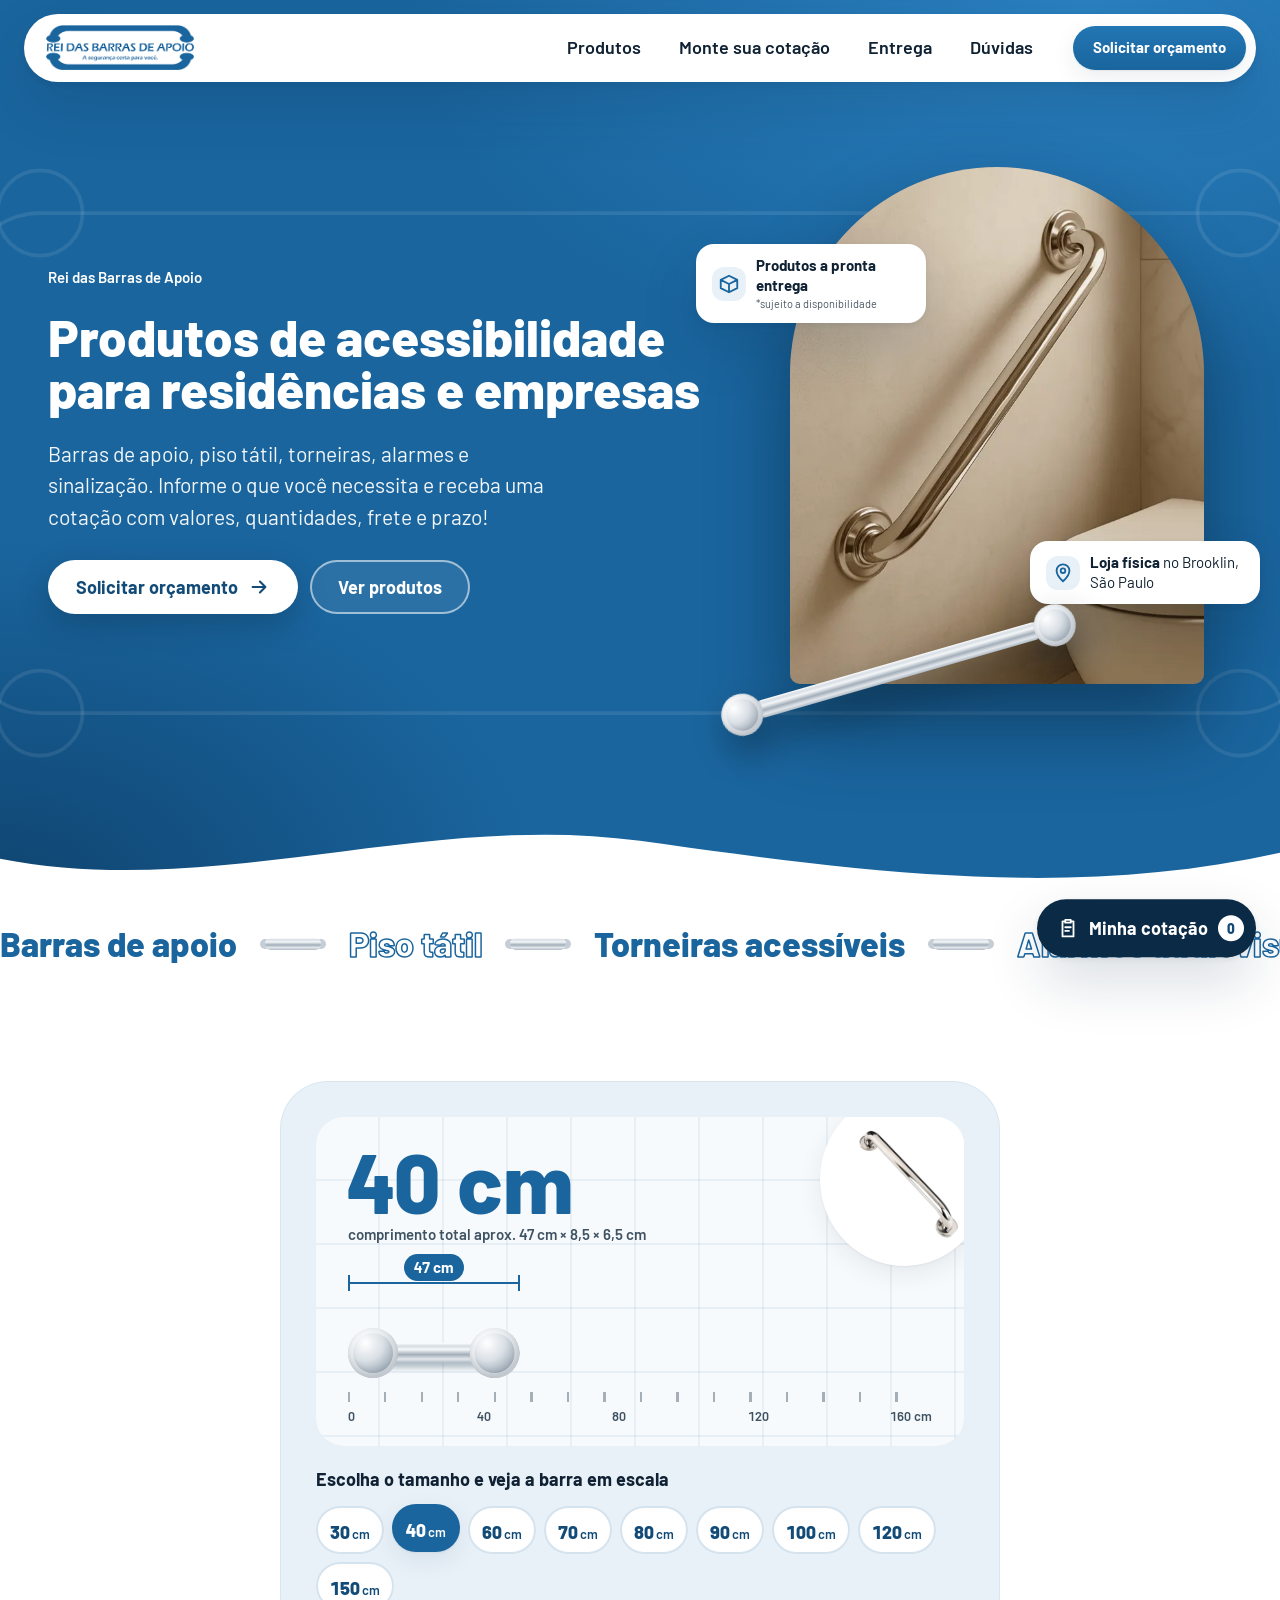
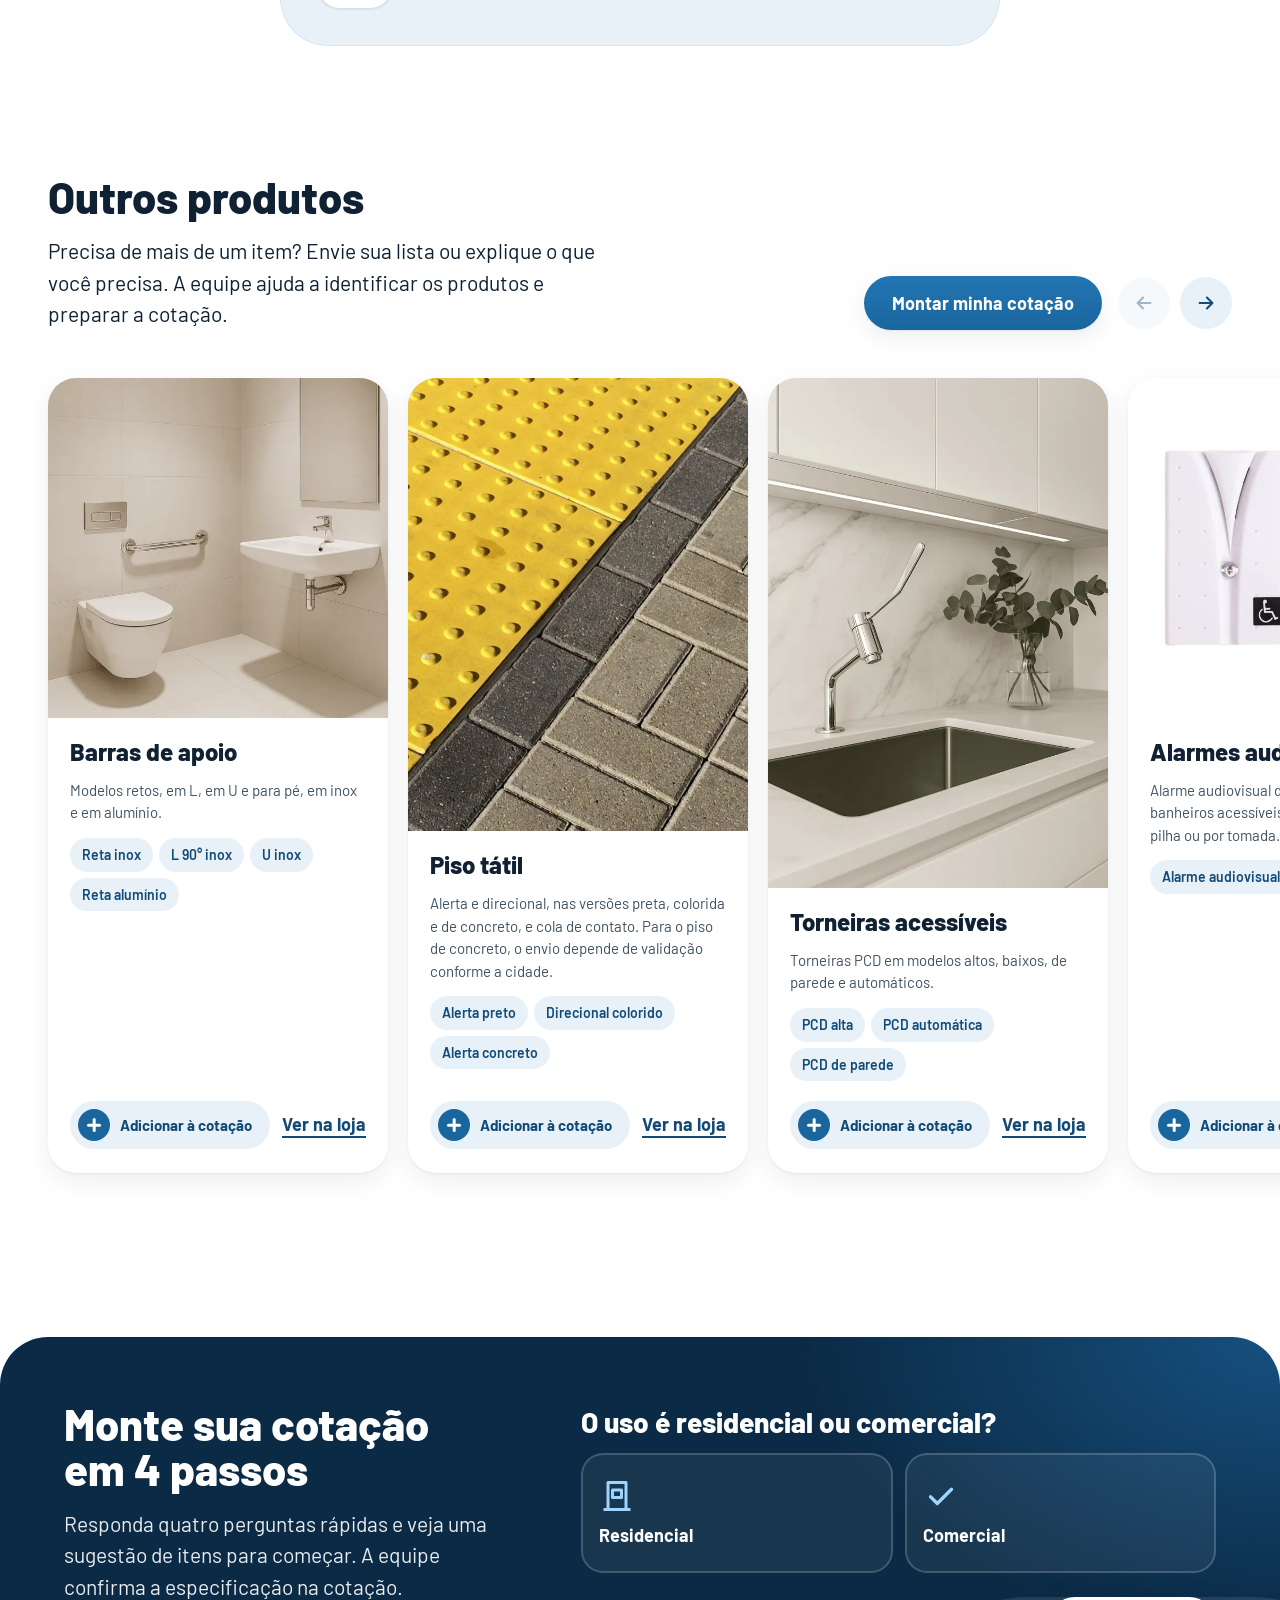
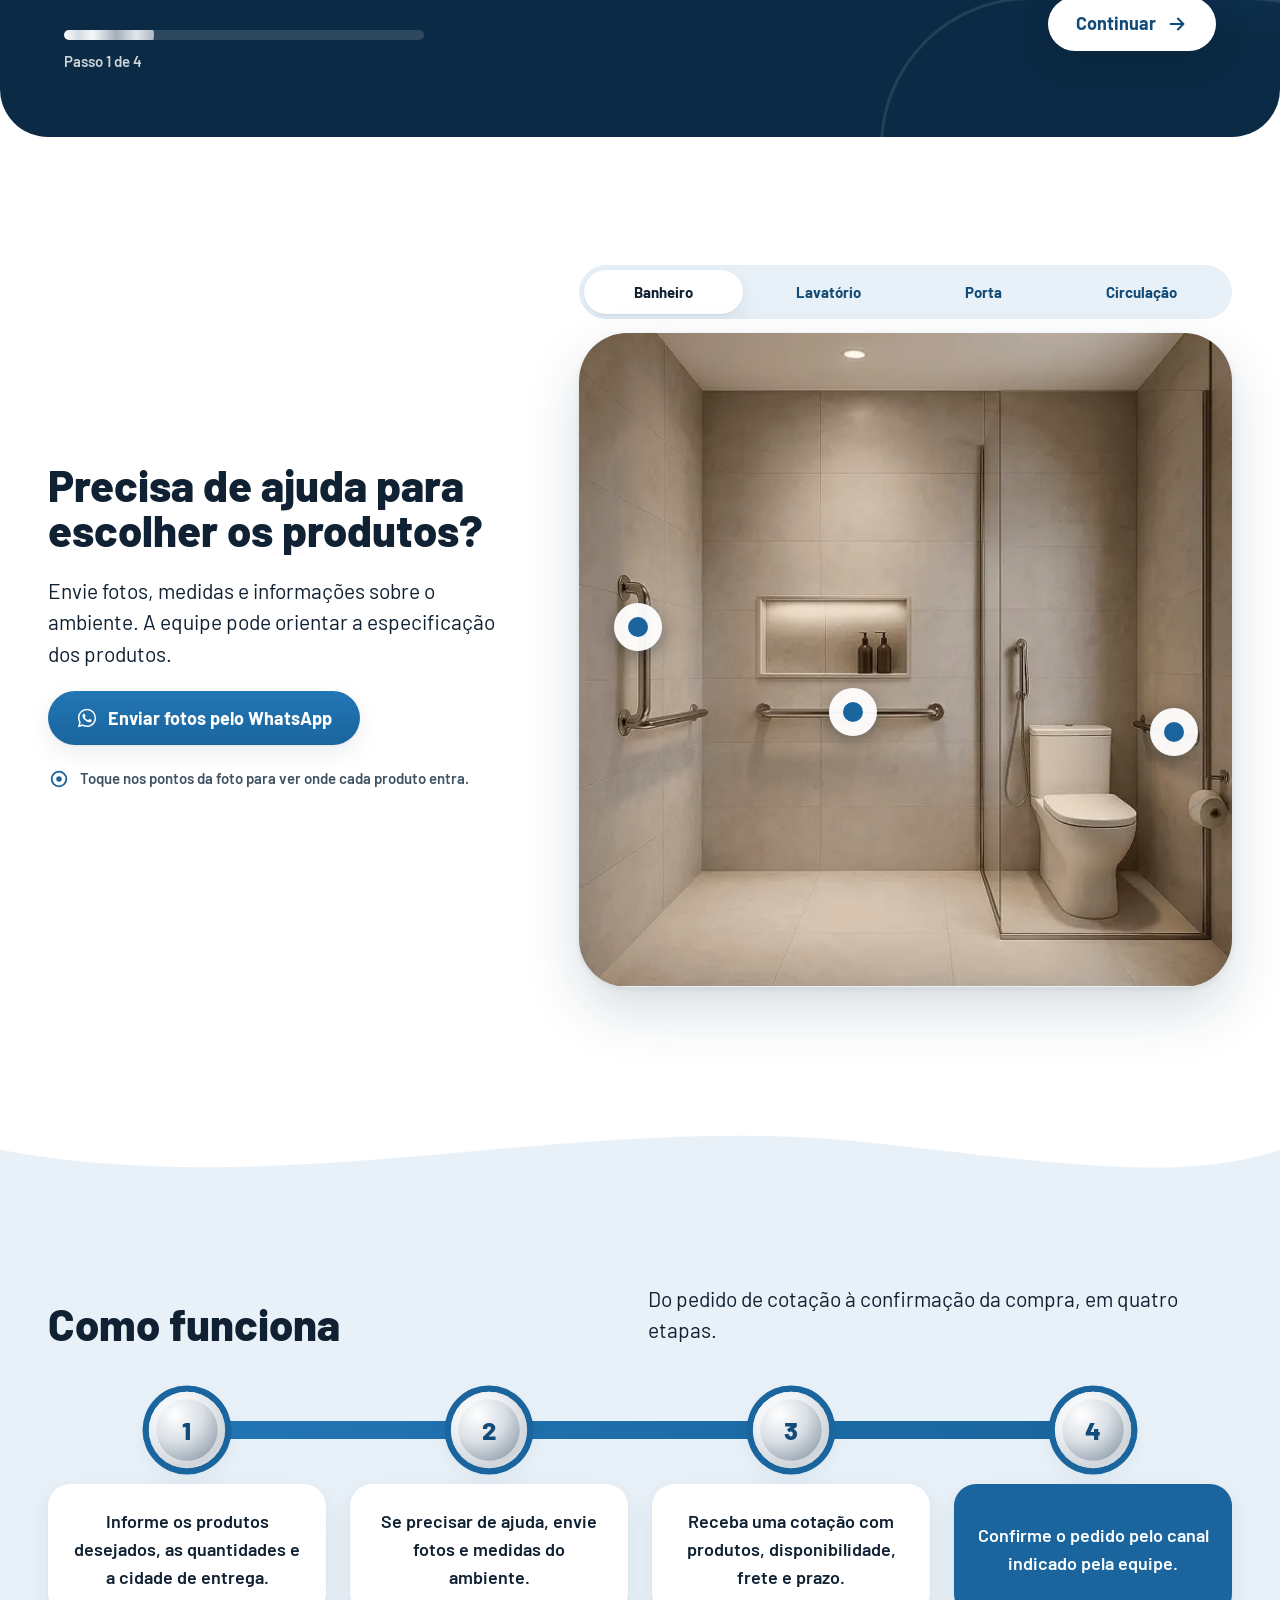
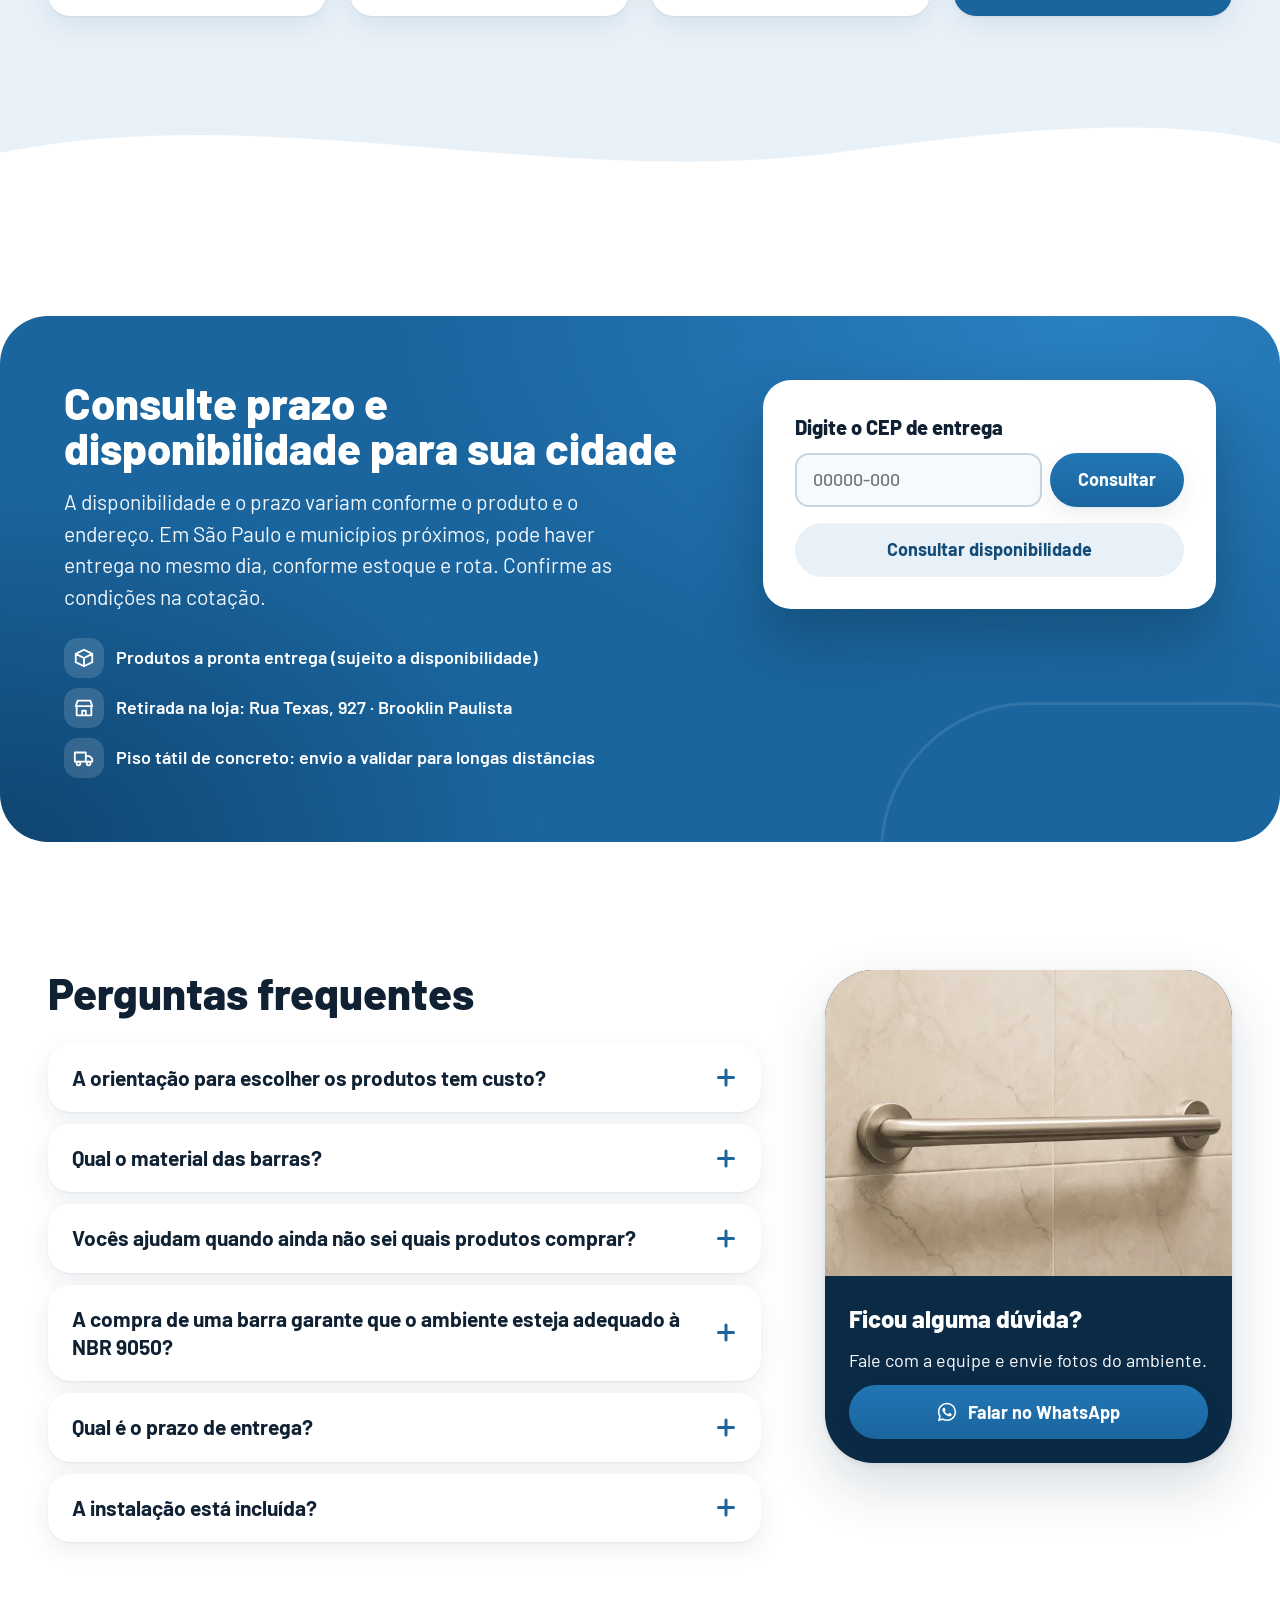
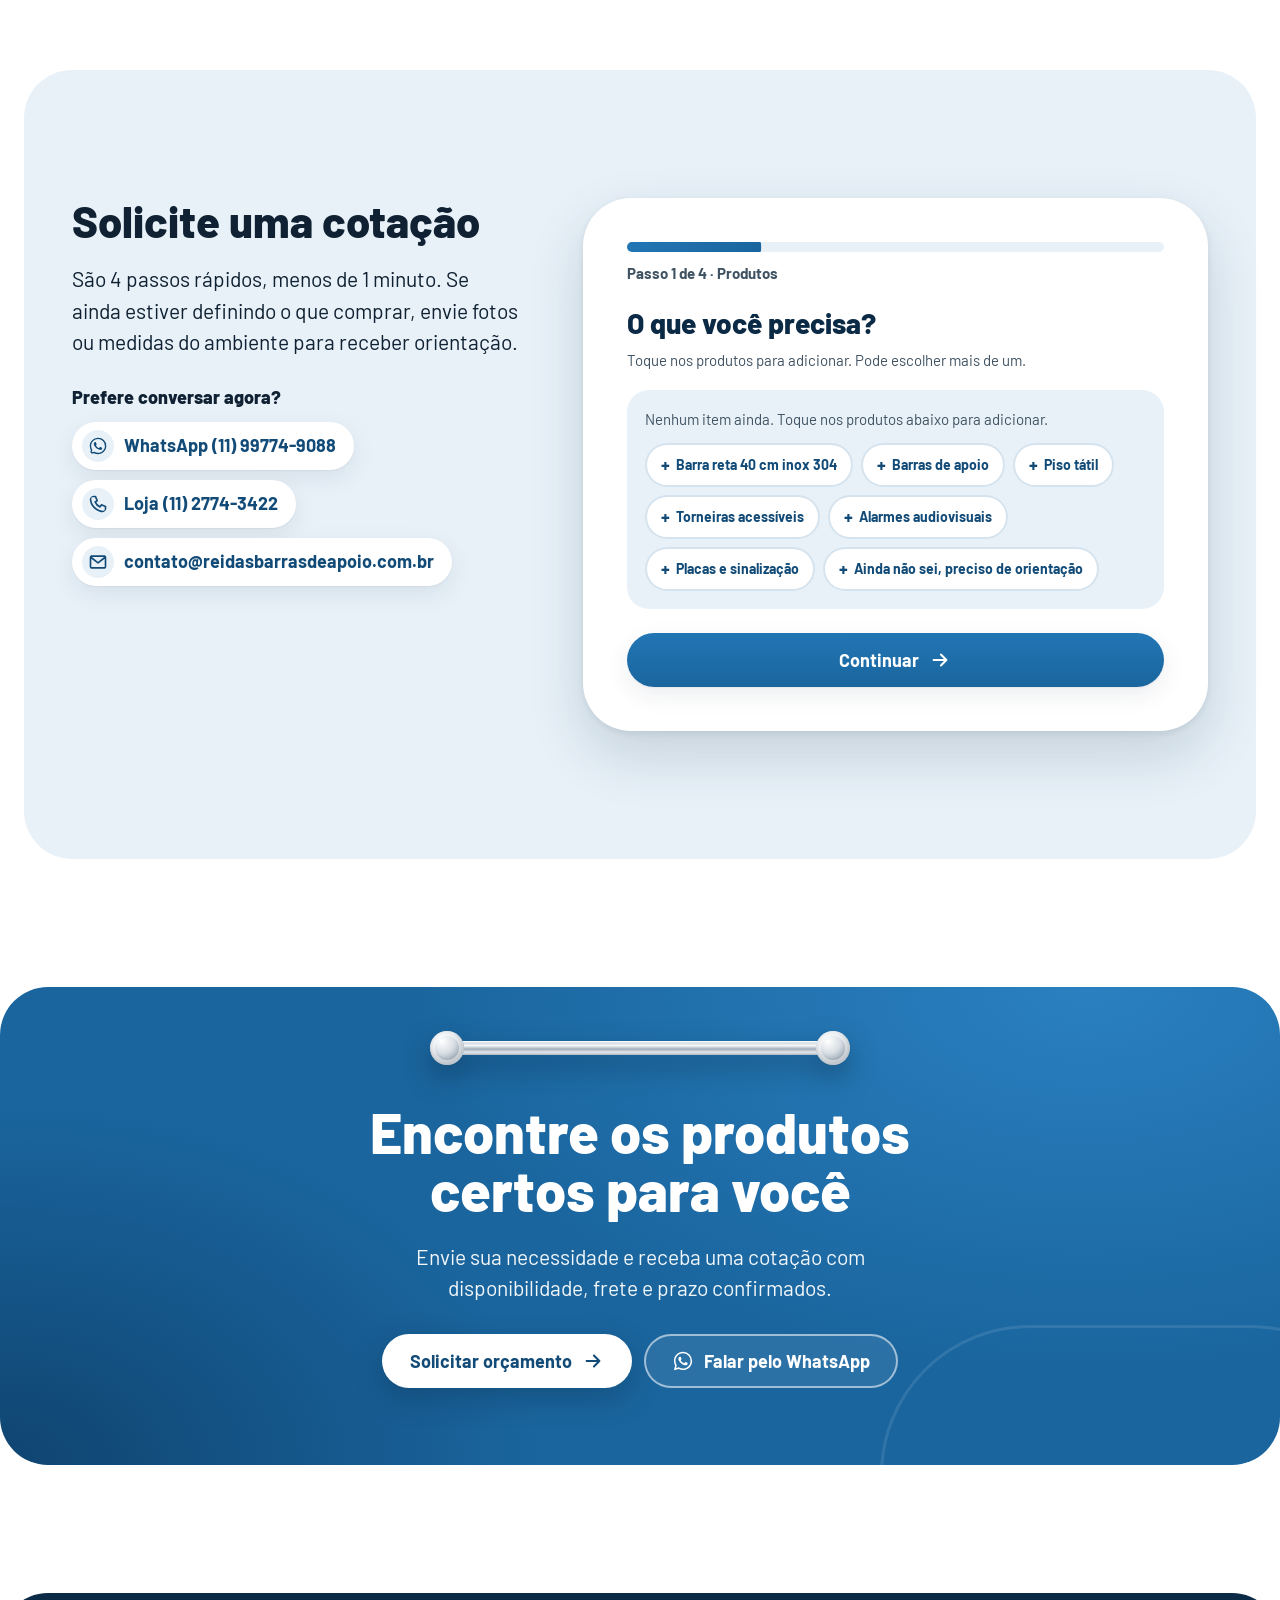
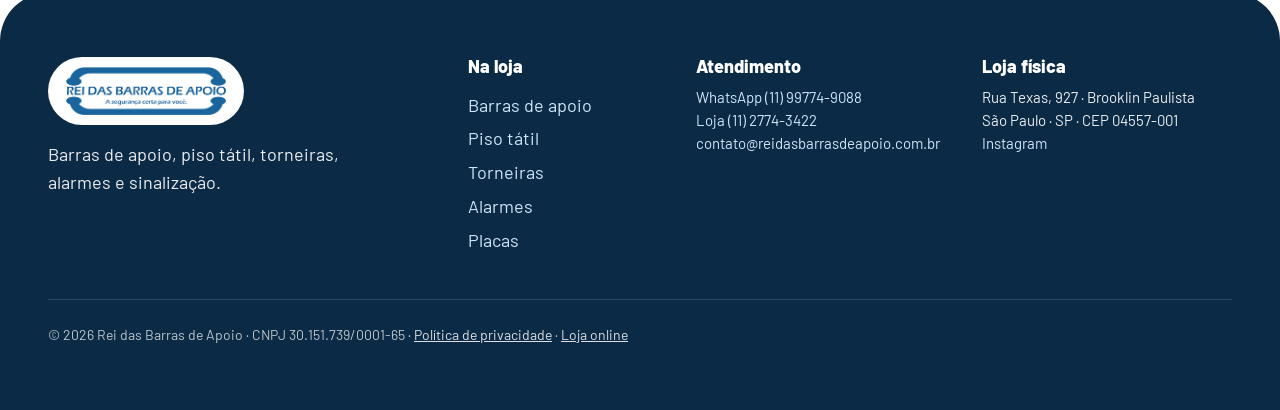
<file: index.html>
<!doctype html>
<html lang="pt-BR">
<head>
  <meta charset="utf-8">
  <meta name="viewport" content="width=device-width, initial-scale=1, viewport-fit=cover">
  <title>Barras de apoio e produtos de acessibilidade para residências e empresas | Rei das Barras</title>
  <meta name="description" content="Barras de apoio, piso tátil, torneiras, alarmes e sinalização. Solicite uma cotação com orientação na escolha dos produtos.">
  <meta property="og:type" content="website">
  <meta property="og:locale" content="pt_BR">
  <meta property="og:site_name" content="Rei das Barras de Apoio">
  <meta property="og:title" content="Barras de apoio e produtos de acessibilidade para residências e empresas | Rei das Barras">
  <meta property="og:description" content="Barras de apoio, piso tátil, torneiras, alarmes e sinalização. Solicite uma cotação com orientação na escolha dos produtos.">
  <meta name="theme-color" content="#1a659e">
  <link rel="icon" href="assets/img/logo-rei-das-barras.png">
  <link rel="preconnect" href="https://fonts.googleapis.com">
  <link rel="preconnect" href="https://fonts.gstatic.com" crossorigin>
  <link href="https://fonts.googleapis.com/css2?family=Barlow:wght@400;500;600;700;800&display=swap" rel="stylesheet">
  <link rel="preload" as="image" href="assets/img/hero-barra-inox-banheiro.webp" imagesrcset="assets/img/hero-barra-inox-banheiro-640.webp 640w, assets/img/hero-barra-inox-banheiro.webp 1024w" imagesizes="(min-width: 960px) 40vw, 80vw">
  <link rel="stylesheet" href="assets/css/styles.css">
  <script>document.documentElement.classList.add('js');setTimeout(function(){if(!window.__lpReady)document.documentElement.classList.remove('js')},4000)</script>
</head>
<body>
  <a class="skip-link" href="#conteudo">Pular para o conteúdo</a>
  <div class="scroll-progress" aria-hidden="true"><span></span></div>

  <header class="site-header">
    <div class="header-pill">
      <a class="header-logo" href="#topo" aria-label="Rei das Barras de Apoio, voltar ao início">
        <img src="assets/img/logo-rei-das-barras.png" alt="Rei das Barras de Apoio" width="332" height="101">
      </a>
      <nav class="header-nav" aria-label="Seções da página">
        <a href="#produtos">Produtos</a>
        <a href="#assistente">Monte sua cotação</a>
        <a href="#entrega">Entrega</a>
        <a href="#duvidas">Dúvidas</a>
      </nav>
      <a class="btn btn-primary btn-small header-cta" href="#cotacao" data-track="header_orcamento">Solicitar orçamento</a>
    </div>
  </header>

  <main id="conteudo">

    <!-- HERO -->
    <section class="hero" id="topo" aria-labelledby="hero-title">
      <svg class="hero-frame" viewBox="0 0 1200 520" aria-hidden="true" focusable="false">
        <path d="M120 60 H1080 a60 60 0 0 1 60 60 V400 a60 60 0 0 1 -60 60 H120 a60 60 0 0 1 -60 -60 V120 a60 60 0 0 1 60 -60 Z" />
        <circle cx="120" cy="60" r="34" /><circle cx="1080" cy="60" r="34" /><circle cx="120" cy="460" r="34" /><circle cx="1080" cy="460" r="34" />
      </svg>

      <div class="container hero-grid">
        <div class="hero-copy">
          <p class="hero-id rise">Rei das Barras de Apoio</p>
          <h1 id="hero-title" class="hero-title">
            <span class="line"><span>Produtos de acessibilidade</span></span>
            <span class="line"><span>para residências e empresas</span></span>
          </h1>
          <p class="hero-lead rise">Barras de apoio, piso tátil, torneiras, alarmes e sinalização. Informe o que você necessita e receba uma cotação com valores, quantidades, frete e prazo!</p>
          <div class="hero-actions rise">
            <a class="btn btn-white btn-shine" href="#cotacao" data-track="hero_orcamento">Solicitar orçamento <svg class="icon" aria-hidden="true"><use href="#i-arrow"/></svg></a>
            <a class="btn btn-ghost" href="#produtos" data-track="hero_ver_produtos">Ver produtos</a>
          </div>
        </div>

        <div class="hero-visual" data-parallax-root>
          <figure class="hero-arch rise-scale" aria-label="Barras de apoio em inox instaladas em banheiros">
            <div class="hero-slides" data-crossfade>
              <img class="is-active" src="assets/img/hero-barra-inox-banheiro.webp" srcset="assets/img/hero-barra-inox-banheiro-640.webp 640w, assets/img/hero-barra-inox-banheiro.webp 1024w" sizes="(min-width: 960px) 40vw, 80vw" width="1024" height="1536" alt="Barra de apoio reta em inox instalada na parede ao lado do vaso sanitário" fetchpriority="high">
              <img src="assets/img/hero-banheiro-chuveiro.webp" srcset="assets/img/hero-banheiro-chuveiro-640.webp 640w, assets/img/hero-banheiro-chuveiro.webp 1024w" sizes="(min-width: 960px) 40vw, 80vw" width="1024" height="1536" alt="Banheiro com barras de apoio em inox junto ao chuveiro e ao vaso sanitário" loading="lazy">
            </div>
          </figure>
          <div class="float-chip chip-a" data-depth="18">
            <svg class="icon" aria-hidden="true"><use href="#i-box"/></svg>
            <span><strong>Produtos a pronta entrega</strong><small>*sujeito a disponibilidade</small></span>
          </div>
          <div class="float-chip chip-b" data-depth="-14">
            <svg class="icon" aria-hidden="true"><use href="#i-pin"/></svg>
            <span><strong>Loja física</strong> no Brooklin, São Paulo</span>
          </div>
          <div class="float-bar" data-depth="26" aria-hidden="true"><span class="flange"></span><span class="tube"></span><span class="flange"></span></div>
        </div>
      </div>

      <svg class="wave wave-bottom" viewBox="0 0 1440 120" preserveAspectRatio="none" aria-hidden="true" focusable="false"><path d="M0 64 C240 120 480 0 720 40 C960 80 1200 120 1440 56 V120 H0 Z"/></svg>
    </section>

    <!-- Faixa animada -->
    <div class="marquee" aria-hidden="true">
      <div class="marquee-track">
        <span>Barras de apoio</span><i></i><span>Piso tátil</span><i></i><span>Torneiras acessíveis</span><i></i><span>Alarmes audiovisuais</span><i></i><span>Placas e sinalização</span><i></i>
        <span>Barras de apoio</span><i></i><span>Piso tátil</span><i></i><span>Torneiras acessíveis</span><i></i><span>Alarmes audiovisuais</span><i></i><span>Placas e sinalização</span><i></i>
      </div>
    </div>

    <!-- PRODUTO EM DESTAQUE + seletor de tamanho -->
    <section class="featured" id="destaque" aria-labelledby="featured-title">
      <div class="container featured-grid">

        <div class="sizer reveal" data-sizer>
          <div class="sizer-wall">
            <img class="sizer-photo" src="assets/img/barra-reta-inox-40cm-640.webp" width="640" height="661" alt="Barra de apoio reta tradicional em inox polido" loading="lazy">
            <p class="sizer-readout" aria-live="polite">
              <span class="sizer-size"><span data-size-num>40</span> cm</span>
              <span class="sizer-total">comprimento total aprox. <span data-total-num>47</span> cm × 8,5 × 6,5 cm</span>
            </p>
            <div class="sizer-stage">
              <div class="sizer-track" data-track-el>
                <div class="sizer-dim" data-dim aria-hidden="true"><span data-dim-label>47 cm</span></div>
                <div class="bar3d" aria-hidden="true">
                  <span class="flange flange-l"></span>
                  <span class="tube" data-tube></span>
                  <span class="flange flange-r" data-flange-r></span>
                </div>
              </div>
              <div class="ruler" aria-hidden="true"><span>0</span><span>40</span><span>80</span><span>120</span><span>160 cm</span></div>
            </div>
          </div>
          <fieldset class="size-picker">
            <legend>Escolha o tamanho e veja a barra em escala</legend>
            <div class="size-options">
              <label><input type="radio" name="tamanho" value="30" data-variant="317879685"><span>30</span></label>
              <label><input type="radio" name="tamanho" value="40" data-variant="317879686" checked><span>40</span></label>
              <label><input type="radio" name="tamanho" value="60" data-variant="317879687"><span>60</span></label>
              <label><input type="radio" name="tamanho" value="70" data-variant="317879689"><span>70</span></label>
              <label><input type="radio" name="tamanho" value="80" data-variant="317879690"><span>80</span></label>
              <label><input type="radio" name="tamanho" value="90" data-variant="1523175228"><span>90</span></label>
              <label><input type="radio" name="tamanho" value="100" data-variant="1523175229"><span>100</span></label>
              <label><input type="radio" name="tamanho" value="120" data-variant="1523175230"><span>120</span></label>
              <label><input type="radio" name="tamanho" value="150" data-variant="1523175233"><span>150</span></label>
            </div>
          </fieldset>
        </div>
      </div>
    </section>

    <!-- CATEGORIAS -->
    <section class="catalog" id="produtos" aria-labelledby="catalog-title">
      <div class="container">
        <div class="catalog-head">
          <div>
            <h2 id="catalog-title" class="reveal">Outros produtos</h2>
            <p class="lead reveal">Precisa de mais de um item? Envie sua lista ou explique o que você precisa. A equipe ajuda a identificar os produtos e preparar a cotação.</p>
          </div>
          <div class="catalog-tools reveal">
            <a class="btn btn-primary" href="#assistente" data-track="categorias_montar_cotacao">Montar minha cotação</a>
            <div class="carousel-arrows">
              <button class="round-btn" type="button" data-carousel-prev aria-label="Produtos anteriores"><svg class="icon" aria-hidden="true"><use href="#i-arrow"/></svg></button>
              <button class="round-btn" type="button" data-carousel-next aria-label="Próximos produtos"><svg class="icon" aria-hidden="true"><use href="#i-arrow"/></svg></button>
            </div>
          </div>
        </div>
      </div>

      <ul class="cards" data-carousel>
        <li class="card reveal">
          <div class="card-media"><img src="assets/img/cat-barras-de-apoio-640.webp" width="640" height="640" alt="Banheiro acessível com barra de apoio ao lado do vaso sanitário" loading="lazy"></div>
          <div class="card-body">
            <h3>Barras de apoio</h3>
            <p>Modelos retos, em L, em U e para pé, em inox e em alumínio.</p>
            <ul class="card-links">
              <li><a href="https://www.reidasbarrasdeapoio.com.br/produtos/barra-reta-tradicional-inox/" data-track="categoria_produto">Reta inox</a></li>
              <li><a href="https://www.reidasbarrasdeapoio.com.br/produtos/barra-l-90-tradicional-inox-5pb2r/" data-track="categoria_produto">L 90° inox</a></li>
              <li><a href="https://www.reidasbarrasdeapoio.com.br/produtos/barra-u-tradicional-inox/" data-track="categoria_produto">U inox</a></li>
              <li><a href="https://www.reidasbarrasdeapoio.com.br/produtos/barra-reta-tradicional-aluminio-branca/" data-track="categoria_produto">Reta alumínio</a></li>
            </ul>
            <div class="card-actions">
              <button class="add-btn" type="button" data-quote-toggle="Barras de apoio" aria-pressed="false"><span class="add-ico" aria-hidden="true"></span><span class="when-off">Adicionar à cotação</span><span class="when-on">Na sua cotação</span></button>
              <a class="link" href="https://www.reidasbarrasdeapoio.com.br/barras/" data-track="categoria_ver_loja">Ver na loja</a>
            </div>
          </div>
        </li>
        <li class="card reveal">
          <div class="card-media"><img src="assets/img/cat-piso-tatil-640.webp" width="640" height="853" alt="Piso tátil de alerta amarelo instalado junto a uma calçada" loading="lazy"></div>
          <div class="card-body">
            <h3>Piso tátil</h3>
            <p>Alerta e direcional, nas versões preta, colorida e de concreto, e cola de contato. Para o piso de concreto, o envio depende de validação conforme a cidade.</p>
            <ul class="card-links">
              <li><a href="https://www.reidasbarrasdeapoio.com.br/produtos/piso-tatil-alerta-preto/" data-track="categoria_produto">Alerta preto</a></li>
              <li><a href="https://www.reidasbarrasdeapoio.com.br/produtos/piso-tatil-direcional-colorido/" data-track="categoria_produto">Direcional colorido</a></li>
              <li><a href="https://www.reidasbarrasdeapoio.com.br/produtos/piso-tatil-alerta-concreto/" data-track="categoria_produto">Alerta concreto</a></li>
            </ul>
            <div class="card-actions">
              <button class="add-btn" type="button" data-quote-toggle="Piso tátil" aria-pressed="false"><span class="add-ico" aria-hidden="true"></span><span class="when-off">Adicionar à cotação</span><span class="when-on">Na sua cotação</span></button>
              <a class="link" href="https://www.reidasbarrasdeapoio.com.br/piso-tatil/" data-track="categoria_ver_loja">Ver na loja</a>
            </div>
          </div>
        </li>
        <li class="card reveal">
          <div class="card-media"><img src="assets/img/cat-torneiras-640.webp" width="640" height="960" alt="Torneira PCD alta com alavanca longa sobre uma cuba" loading="lazy"></div>
          <div class="card-body">
            <h3>Torneiras acessíveis</h3>
            <p>Torneiras PCD em modelos altos, baixos, de parede e automáticos.</p>
            <ul class="card-links">
              <li><a href="https://www.reidasbarrasdeapoio.com.br/produtos/torneira-pcd-alta/" data-track="categoria_produto">PCD alta</a></li>
              <li><a href="https://www.reidasbarrasdeapoio.com.br/produtos/torneira-pcd-automatica/" data-track="categoria_produto">PCD automática</a></li>
              <li><a href="https://www.reidasbarrasdeapoio.com.br/produtos/torneira-pcd-parede/" data-track="categoria_produto">PCD de parede</a></li>
            </ul>
            <div class="card-actions">
              <button class="add-btn" type="button" data-quote-toggle="Torneiras acessíveis" aria-pressed="false"><span class="add-ico" aria-hidden="true"></span><span class="when-off">Adicionar à cotação</span><span class="when-on">Na sua cotação</span></button>
              <a class="link" href="https://www.reidasbarrasdeapoio.com.br/torneiras/" data-track="categoria_ver_loja">Ver na loja</a>
            </div>
          </div>
        </li>
        <li class="card reveal">
          <div class="card-media"><img src="assets/img/cat-alarme-audiovisual-640.webp" width="640" height="640" alt="Alarme audiovisual com acionador de emergência e sinalizador vermelho" loading="lazy"></div>
          <div class="card-body">
            <h3>Alarmes audiovisuais</h3>
            <p>Alarme audiovisual de emergência para banheiros acessíveis, com alimentação por pilha ou por tomada.</p>
            <ul class="card-links">
              <li><a href="https://www.reidasbarrasdeapoio.com.br/produtos/alarme-audiovisual/" data-track="categoria_produto">Alarme audiovisual</a></li>
            </ul>
            <div class="card-actions">
              <button class="add-btn" type="button" data-quote-toggle="Alarmes audiovisuais" aria-pressed="false"><span class="add-ico" aria-hidden="true"></span><span class="when-off">Adicionar à cotação</span><span class="when-on">Na sua cotação</span></button>
              <a class="link" href="https://www.reidasbarrasdeapoio.com.br/alarme/" data-track="categoria_ver_loja">Ver na loja</a>
            </div>
          </div>
        </li>
        <li class="card reveal">
          <div class="card-media"><img src="assets/img/cat-placas-640.webp" width="640" height="640" alt="Placa azul com o símbolo de acessibilidade fixada em uma porta de madeira" loading="lazy"></div>
          <div class="card-body">
            <h3>Placas e sinalização</h3>
            <p>Placas de identificação para banheiros: acessível, cadeirante, feminino, masculino e unissex.</p>
            <ul class="card-links">
              <li><a href="https://www.reidasbarrasdeapoio.com.br/produtos/placa-para-banheiro-cadeirante/" data-track="categoria_produto">Cadeirante</a></li>
              <li><a href="https://www.reidasbarrasdeapoio.com.br/produtos/placa-para-banheiro-unissex/" data-track="categoria_produto">Unissex</a></li>
            </ul>
            <div class="card-actions">
              <button class="add-btn" type="button" data-quote-toggle="Placas e sinalização" aria-pressed="false"><span class="add-ico" aria-hidden="true"></span><span class="when-off">Adicionar à cotação</span><span class="when-on">Na sua cotação</span></button>
              <a class="link" href="https://www.reidasbarrasdeapoio.com.br/placas/" data-track="categoria_ver_loja">Ver na loja</a>
            </div>
          </div>
        </li>
        <li class="card reveal">
          <div class="card-media"><img src="assets/img/placa-porta-640.webp" width="640" height="640" alt="Chapa de proteção instalada na parte inferior de uma porta" loading="lazy"></div>
          <div class="card-body">
            <h3>Chapas para porta</h3>
            <p>Chapas de proteção para portas. Consulte modelos e medidas disponíveis.</p>
            <div class="card-actions">
              <button class="add-btn" type="button" data-quote-toggle="Chapas para porta" aria-pressed="false"><span class="add-ico" aria-hidden="true"></span><span class="when-off">Adicionar à cotação</span><span class="when-on">Na sua cotação</span></button>
            </div>
          </div>
        </li>
      </ul>
    </section>

    <!-- ASSISTENTE DE COTAÇÃO -->
    <section class="quiz-wrap" id="assistente" aria-labelledby="quiz-title">
      <div class="panel panel-navy quiz">
        <div class="quiz-intro">
          <h2 id="quiz-title" class="reveal">Monte sua cotação em 4 passos</h2>
          <p class="lead reveal">Responda quatro perguntas rápidas e veja uma sugestão de itens para começar. A equipe confirma a especificação na cotação.</p>
          <div class="quiz-progress reveal" aria-hidden="true"><span data-quiz-bar></span></div>
          <p class="quiz-step-label reveal" data-quiz-label>Passo 1 de 4</p>
        </div>

        <div class="quiz-body" data-quiz>
          <fieldset class="quiz-step is-current" data-step="1">
            <legend>O uso é residencial ou comercial?</legend>
            <div class="quiz-options two">
              <label class="opt"><input type="radio" name="q-uso" value="Residencial"><span class="opt-card"><svg class="opt-ico" aria-hidden="true"><use href="#i-door"/></svg>Residencial</span></label>
              <label class="opt"><input type="radio" name="q-uso" value="Comercial"><span class="opt-card"><svg class="opt-ico" aria-hidden="true"><use href="#i-check"/></svg>Comercial</span></label>
            </div>
            <p class="quiz-error" data-quiz-error></p>
            <div class="quiz-nav"><button class="btn btn-white" type="button" data-quiz-next>Continuar <svg class="icon" aria-hidden="true"><use href="#i-arrow"/></svg></button></div>
          </fieldset>

          <fieldset class="quiz-step" data-step="2" hidden>
            <legend>Onde os produtos serão usados?</legend>
            <p class="quiz-hint">Marque quantos quiser.</p>
            <div class="quiz-options">
              <label class="opt"><input type="checkbox" name="q-ambiente" value="banheiro"><span class="opt-card"><svg class="opt-ico" aria-hidden="true"><use href="#i-toilet"/></svg>Banheiro acessível</span></label>
              <label class="opt"><input type="checkbox" name="q-ambiente" value="lavatorio"><span class="opt-card"><svg class="opt-ico" aria-hidden="true"><use href="#i-sink"/></svg>Lavatório ou copa</span></label>
              <label class="opt"><input type="checkbox" name="q-ambiente" value="portas"><span class="opt-card"><svg class="opt-ico" aria-hidden="true"><use href="#i-door"/></svg>Portas e identificação</span></label>
              <label class="opt"><input type="checkbox" name="q-ambiente" value="circulacao"><span class="opt-card"><svg class="opt-ico" aria-hidden="true"><use href="#i-steps"/></svg>Circulação e calçadas</span></label>
            </div>
            <p class="quiz-error" data-quiz-error></p>
            <div class="quiz-nav"><button class="btn btn-ghost" type="button" data-quiz-back>Voltar</button><button class="btn btn-white" type="button" data-quiz-next>Continuar <svg class="icon" aria-hidden="true"><use href="#i-arrow"/></svg></button></div>
          </fieldset>

          <fieldset class="quiz-step" data-step="3" hidden>
            <legend>Você já sabe quais modelos precisa?</legend>
            <div class="quiz-options two">
              <label class="opt"><input type="radio" name="q-saber" value="sei"><span class="opt-card"><svg class="opt-ico" aria-hidden="true"><use href="#i-check"/></svg>Já sei os modelos</span></label>
              <label class="opt"><input type="radio" name="q-saber" value="orientacao"><span class="opt-card"><svg class="opt-ico" aria-hidden="true"><use href="#i-chat"/></svg>Quero orientação da equipe</span></label>
            </div>
            <p class="quiz-error" data-quiz-error></p>
            <div class="quiz-nav"><button class="btn btn-ghost" type="button" data-quiz-back>Voltar</button><button class="btn btn-white" type="button" data-quiz-next>Continuar <svg class="icon" aria-hidden="true"><use href="#i-arrow"/></svg></button></div>
          </fieldset>

          <fieldset class="quiz-step" data-step="4" hidden>
            <legend>Quantos ambientes vão receber os produtos?</legend>
            <div class="quiz-options three">
              <label class="opt"><input type="radio" name="q-qtd" value="1 ambiente"><span class="opt-card"><strong class="opt-num">1</strong>ambiente</span></label>
              <label class="opt"><input type="radio" name="q-qtd" value="2 a 5 ambientes"><span class="opt-card"><strong class="opt-num">2 a 5</strong>ambientes</span></label>
              <label class="opt"><input type="radio" name="q-qtd" value="6 ou mais ambientes"><span class="opt-card"><strong class="opt-num">6+</strong>ambientes</span></label>
            </div>
            <p class="quiz-error" data-quiz-error></p>
            <div class="quiz-nav"><button class="btn btn-ghost" type="button" data-quiz-back>Voltar</button><button class="btn btn-white" type="button" data-quiz-next>Ver sugestão <svg class="icon" aria-hidden="true"><use href="#i-arrow"/></svg></button></div>
          </fieldset>

          <div class="quiz-result" data-step="5" tabindex="-1" hidden>
            <h3>Sugestão para começar sua cotação</h3>
            <p class="quiz-hint">Desmarque o que não fizer sentido. É uma sugestão inicial: a especificação final é feita pela equipe e a adequação à NBR 9050 depende do conjunto do ambiente.</p>
            <div class="quiz-suggest" data-quiz-suggest></div>
            <div class="quiz-nav">
              <button class="btn btn-ghost" type="button" data-quiz-restart>Refazer</button>
              <button class="btn btn-white btn-shine" type="button" data-quiz-apply><svg class="icon" aria-hidden="true"><use href="#i-plus"/></svg> Adicionar à minha cotação</button>
            </div>
            <p class="quiz-done" data-quiz-done hidden>Pronto! Os itens estão na sua cotação. <a href="#cotacao" data-track="quiz_ir_formulario">Ir para o formulário</a></p>
          </div>
        </div>
      </div>
    </section>

    <!-- ORIENTAÇÃO + AMBIENTES CLICÁVEIS -->
    <section class="guide" id="orientacao" aria-labelledby="guide-title">
      <div class="container guide-grid">
        <div class="guide-copy">
          <h2 id="guide-title" class="reveal">Precisa de ajuda para escolher os produtos?</h2>
          <p class="lead reveal">Envie fotos, medidas e informações sobre o ambiente. A equipe pode orientar a especificação dos produtos.</p>
          <a class="btn btn-primary btn-shine reveal" href="https://wa.me/5511997749088?text=Ol%C3%A1!%20Quero%20orienta%C3%A7%C3%A3o%20para%20escolher%20produtos%20de%20acessibilidade%20.%20Vou%20enviar%20fotos%20e%20medidas%20do%20ambiente." target="_blank" rel="noopener" data-track="orientacao_whatsapp" data-channel="whatsapp">
            <svg class="icon" aria-hidden="true"><use href="#i-whatsapp"/></svg>
            Enviar fotos pelo WhatsApp
          </a>
          <p class="guide-tip reveal"><svg class="icon" aria-hidden="true"><use href="#i-tap"/></svg> Toque nos pontos da foto para ver onde cada produto entra.</p>
        </div>

        <div class="scenes reveal" data-scenes>
          <div class="scene-tabs" role="tablist" aria-label="Ambientes">
            <button role="tab" id="tab-banheiro" aria-controls="scene-banheiro" aria-selected="true" type="button">Banheiro</button>
            <button role="tab" id="tab-lavatorio" aria-controls="scene-lavatorio" aria-selected="false" tabindex="-1" type="button">Lavatório</button>
            <button role="tab" id="tab-porta" aria-controls="scene-porta" aria-selected="false" tabindex="-1" type="button">Porta</button>
            <button role="tab" id="tab-circulacao" aria-controls="scene-circulacao" aria-selected="false" tabindex="-1" type="button">Circulação</button>
          </div>
          <div class="scene-stage">
            <div class="scene is-active" role="tabpanel" id="scene-banheiro" aria-labelledby="tab-banheiro">
              <img src="assets/img/banheiro-acessivel.webp" srcset="assets/img/banheiro-acessivel-640.webp 640w, assets/img/banheiro-acessivel.webp 1024w" sizes="(min-width: 960px) 46vw, 92vw" width="1024" height="1024" alt="Banheiro com barras de apoio em inox no box e junto ao vaso sanitário" loading="lazy">
              <button class="hotspot" type="button" style="--x:9%;--y:45%" aria-expanded="false" data-hotspot="barra" data-title="Barra de apoio na vertical" data-text="Barra reta em inox instalada na vertical, junto ao box.">
                <span class="sr-only">Barra de apoio na vertical</span></button>
              <button class="hotspot" type="button" style="--x:42%;--y:58%" aria-expanded="false" data-hotspot="barra" data-title="Barra horizontal no box" data-text="Barra reta em inox instalada na horizontal, na parede do chuveiro.">
                <span class="sr-only">Barra horizontal no box</span></button>
              <button class="hotspot" type="button" style="--x:91%;--y:61%" aria-expanded="false" data-hotspot="barra" data-title="Barra junto ao vaso sanitário" data-text="Barra reta em inox na parede lateral ao vaso.">
                <span class="sr-only">Barra junto ao vaso sanitário</span></button>
            </div>
            <div class="scene" role="tabpanel" id="scene-lavatorio" aria-labelledby="tab-lavatorio" hidden>
              <img src="assets/img/scene-lavatorio.webp" srcset="assets/img/scene-lavatorio-640.webp 640w, assets/img/scene-lavatorio.webp 1024w" sizes="(min-width: 960px) 46vw, 92vw" width="1024" height="1024" alt="Torneira PCD com alavanca longa sobre uma cuba de bancada" loading="lazy">
              <button class="hotspot" type="button" style="--x:38%;--y:45%" aria-expanded="false" data-hotspot="torneira" data-title="Torneira PCD" data-text="Torneiras acessíveis em modelos altos, baixos, de parede e automáticos.">
                <span class="sr-only">Torneira PCD</span></button>
            </div>
            <div class="scene" role="tabpanel" id="scene-porta" aria-labelledby="tab-porta" hidden>
              <img src="assets/img/scene-porta.webp" srcset="assets/img/scene-porta-640.webp 640w, assets/img/scene-porta.webp 1024w" sizes="(min-width: 960px) 46vw, 92vw" width="1024" height="1024" alt="Placa azul com o símbolo de acessibilidade em uma porta de madeira" loading="lazy">
              <button class="hotspot" type="button" style="--x:37%;--y:45%" aria-expanded="false" data-hotspot="placa" data-title="Placa de sinalização" data-text="Placas de identificação para banheiros: acessível, cadeirante, feminino, masculino e unissex.">
                <span class="sr-only">Placa de sinalização</span></button>
            </div>
            <div class="scene" role="tabpanel" id="scene-circulacao" aria-labelledby="tab-circulacao" hidden>
              <img src="assets/img/scene-circulacao.webp" srcset="assets/img/scene-circulacao-640.webp 640w, assets/img/scene-circulacao.webp 1024w" sizes="(min-width: 960px) 46vw, 92vw" width="1024" height="1024" alt="Piso tátil de alerta amarelo junto a uma calçada" loading="lazy">
              <button class="hotspot" type="button" style="--x:30%;--y:45%" aria-expanded="false" data-hotspot="piso" data-title="Piso tátil de alerta" data-text="Piso tátil de alerta e direcional. Para o piso de concreto, o envio depende de validação conforme a cidade.">
                <span class="sr-only">Piso tátil de alerta</span></button>
            </div>

            <div class="hotspot-card" data-hotspot-card role="dialog" aria-modal="false" aria-labelledby="hs-title" hidden>
              <button class="hs-close" type="button" data-hotspot-close aria-label="Fechar"><svg class="icon" aria-hidden="true"><use href="#i-close"/></svg></button>
              <h3 id="hs-title" data-hs-title></h3>
              <p data-hs-text></p>
              <div class="hs-actions">
                <button class="add-btn add-btn-sm" type="button" data-hs-add aria-pressed="false"><span class="add-ico" aria-hidden="true"></span><span class="when-off">Adicionar à cotação</span><span class="when-on">Na sua cotação</span></button>
                <a class="link" data-hs-link href="#" data-track="hotspot_ver_loja">Ver na loja</a>
              </div>
            </div>
          </div>
        </div>
      </div>
    </section>

    <!-- COMO FUNCIONA: a barra de apoio vira a linha do tempo -->
    <section class="steps" id="como-funciona" aria-labelledby="steps-title">
      <svg class="wave wave-top" viewBox="0 0 1440 100" preserveAspectRatio="none" aria-hidden="true" focusable="false"><path d="M0 40 C320 100 640 0 960 30 C1160 50 1320 80 1440 40 V0 H0 Z"/></svg>
      <div class="container">
        <div class="steps-head">
          <h2 id="steps-title" class="reveal">Como funciona</h2>
          <p class="lead reveal">Do pedido de cotação à confirmação da compra, em quatro etapas.</p>
        </div>
        <div class="timeline" data-timeline>
          <div class="timeline-bar" aria-hidden="true"><span class="tl-fill" data-tl-fill></span></div>
          <ol class="timeline-steps">
            <li class="reveal"><span class="tl-flange" aria-hidden="true"></span><p>Informe os produtos desejados, as quantidades e a cidade de entrega.</p></li>
            <li class="reveal"><span class="tl-flange" aria-hidden="true"></span><p>Se precisar de ajuda, envie fotos e medidas do ambiente.</p></li>
            <li class="reveal"><span class="tl-flange" aria-hidden="true"></span><p>Receba uma cotação com produtos, disponibilidade, frete e prazo.</p></li>
            <li class="reveal"><span class="tl-flange" aria-hidden="true"></span><p>Confirme o pedido pelo canal indicado pela equipe.</p></li>
          </ol>
        </div>
      </div>
      <svg class="wave wave-bottom wave-sky" viewBox="0 0 1440 100" preserveAspectRatio="none" aria-hidden="true" focusable="false"><path d="M0 60 C300 0 620 100 940 60 C1160 30 1320 20 1440 50 V100 H0 Z"/></svg>
    </section>

    <!-- ENTREGA + CEP -->
    <section class="delivery-wrap" id="entrega" aria-labelledby="delivery-title">
      <div class="panel panel-blue delivery">
        <div class="delivery-copy">
          <h2 id="delivery-title" class="reveal">Consulte prazo e disponibilidade para sua cidade</h2>
          <p class="lead reveal">A disponibilidade e o prazo variam conforme o produto e o endereço. Em São Paulo e municípios próximos, pode haver entrega no mesmo dia, conforme estoque e rota. Confirme as condições na cotação.</p>
          <ul class="delivery-facts reveal">
            <li><svg class="icon" aria-hidden="true"><use href="#i-box"/></svg> Produtos a pronta entrega (sujeito a disponibilidade)</li>
            <li><svg class="icon" aria-hidden="true"><use href="#i-store"/></svg> Retirada na loja: Rua Texas, 927 · Brooklin Paulista</li>
            <li><svg class="icon" aria-hidden="true"><use href="#i-truck"/></svg> Piso tátil de concreto: envio a validar para longas distâncias</li>
          </ul>
        </div>
        <div class="cep-card reveal">
          <form class="cep-form" data-cep-form novalidate>
            <label for="cep-check">Digite o CEP de entrega</label>
            <div class="cep-row">
              <input id="cep-check" name="cep-check" type="text" inputmode="numeric" autocomplete="postal-code" placeholder="00000-000" aria-describedby="cep-result">
              <button class="btn btn-primary" type="submit">Consultar</button>
            </div>
          </form>
          <div class="cep-result" id="cep-result" data-cep-result aria-live="polite"></div>
          <a class="btn btn-soft btn-block" href="#cotacao" data-track="entrega_consultar_disponibilidade" data-focus="f-cidade">Consultar disponibilidade</a>
        </div>
      </div>
    </section>

    <!-- PERGUNTAS FREQUENTES -->
    <section class="faq" id="duvidas" aria-labelledby="faq-title">
      <div class="container faq-grid">
        <div class="faq-list">
          <h2 id="faq-title" class="reveal">Perguntas frequentes</h2>
          <details class="reveal">
            <summary>A orientação para escolher os produtos tem custo?</summary>
            <div class="faq-a"><p>A orientação é totalmente gratuita.</p></div>
          </details>
          <details class="reveal">
            <summary>Qual o material das barras?</summary>
            <div class="faq-a"><p>Temos modelos em alumínio ou em inox 304.</p></div>
          </details>
          <details class="reveal">
            <summary>Vocês ajudam quando ainda não sei quais produtos comprar?</summary>
            <div class="faq-a"><p>Sim. Envie fotos, medidas e informações sobre o ambiente para receber orientação na escolha dos itens.</p></div>
          </details>
          <details class="reveal">
            <summary>A compra de uma barra garante que o ambiente esteja adequado à NBR 9050?</summary>
            <div class="faq-a"><p>Não. A adequação depende do conjunto do ambiente, das medidas e da aplicação dos produtos. A equipe pode ajudar a identificar os itens para a compra.</p></div>
          </details>
          <details class="reveal">
            <summary>Qual é o prazo de entrega?</summary>
            <div class="faq-a"><p>O prazo e o frete dependem dos produtos e do endereço. A equipe confirma essas informações na cotação.</p></div>
          </details>
          <details class="reveal">
            <summary>A instalação está incluída?</summary>
            <div class="faq-a"><p>A instalação não está incluída na compra dos produtos. Consulte a disponibilidade para sua cidade.</p></div>
          </details>
        </div>
        <div class="faq-side reveal">
          <div class="faq-photo"><img src="assets/img/barra-reta-inox-parede-640.webp" width="640" height="640" alt="Barra de apoio reta em inox fixada em parede de porcelanato" loading="lazy"></div>
          <div class="faq-help">
            <p class="faq-help-title">Ficou alguma dúvida?</p>
            <p>Fale com a equipe e envie fotos do ambiente.</p>
            <a class="btn btn-primary btn-block" href="https://wa.me/5511997749088?text=Ol%C3%A1!%20Tenho%20uma%20d%C3%BAvida%20sobre%20produtos%20de%20acessibilidade." target="_blank" rel="noopener" data-track="faq_whatsapp" data-channel="whatsapp"><svg class="icon" aria-hidden="true"><use href="#i-whatsapp"/></svg> Falar no WhatsApp</a>
          </div>
        </div>
      </div>
    </section>

    <!-- FORMULÁRIO DE ORÇAMENTO -->
    <section class="quote" id="cotacao" aria-labelledby="quote-title">
      <div class="container quote-grid">
        <div class="quote-intro">
          <h2 id="quote-title" class="reveal">Solicite uma cotação</h2>
          <p class="lead reveal">São 4 passos rápidos, menos de 1 minuto. Se ainda estiver definindo o que comprar, envie fotos ou medidas do ambiente para receber orientação.</p>
          <div class="quote-alt reveal">
            <p>Prefere conversar agora?</p>
            <a class="contact-pill" href="https://wa.me/5511997749088?text=Ol%C3%A1!%20Quero%20solicitar%20um%20or%C3%A7amento." target="_blank" rel="noopener" data-track="cotacao_whatsapp" data-channel="whatsapp"><svg class="icon" aria-hidden="true"><use href="#i-whatsapp"/></svg> WhatsApp (11) 99774-9088</a>
            <a class="contact-pill" href="tel:+551127743422" data-track="cotacao_telefone"><svg class="icon" aria-hidden="true"><use href="#i-phone"/></svg> Loja (11) 2774-3422</a>
            <a class="contact-pill" href="mailto:contato@reidasbarrasdeapoio.com.br" data-track="cotacao_email"><svg class="icon" aria-hidden="true"><use href="#i-mail"/></svg> contato@reidasbarrasdeapoio.com.br</a>
          </div>
        </div>

        <div class="quote-panel reveal">
          <!--
            WEBHOOK DO N8N: cole a URL do webhook no atributo action abaixo.
            Ex.: action="https://SEU-N8N/webhook/cotacao-empresas"
            Enquanto estiver vazio, o envio abre o WhatsApp com a mensagem preenchida.
          -->
          <form id="form-cotacao" class="form" action="" method="post" enctype="multipart/form-data" novalidate>
            <div class="form-head">
              <div class="form-progress" aria-hidden="true"><span data-form-bar></span></div>
              <p class="form-step-label" data-form-label aria-live="polite">Passo 1 de 4 · Produtos</p>
            </div>

            <!-- Passo 1: produtos -->
            <fieldset class="form-step" data-form-step="1" id="f-produtos" aria-describedby="f-produtos-err">
              <legend>O que você precisa?</legend>
              <p class="form-hint">Toque nos produtos para adicionar. Pode escolher mais de um.</p>
              <div class="products-box">
                <ul class="quote-items" data-quote-items></ul>
                <p class="quote-empty" data-quote-empty>Nenhum item ainda. Toque nos produtos abaixo para adicionar.</p>
                <div class="chip-adders" role="group" aria-label="Adicionar produtos">
                  <button class="chip" type="button" data-quote-toggle="Barra reta inox 304 – 40 cm" aria-pressed="false">Barra reta 40 cm inox 304</button>
                  <button class="chip" type="button" data-quote-toggle="Barras de apoio" aria-pressed="false">Barras de apoio</button>
                  <button class="chip" type="button" data-quote-toggle="Piso tátil" aria-pressed="false">Piso tátil</button>
                  <button class="chip" type="button" data-quote-toggle="Torneiras acessíveis" aria-pressed="false">Torneiras acessíveis</button>
                  <button class="chip" type="button" data-quote-toggle="Alarmes audiovisuais" aria-pressed="false">Alarmes audiovisuais</button>
                  <button class="chip" type="button" data-quote-toggle="Placas e sinalização" aria-pressed="false">Placas e sinalização</button>
                  <button class="chip" type="button" data-quote-toggle="Ainda não sei, preciso de orientação" aria-pressed="false">Ainda não sei, preciso de orientação</button>
                </div>
              </div>
              <p class="field-error" id="f-produtos-err"></p>
              <div class="form-nav"><button class="btn btn-primary" type="button" data-form-next>Continuar <svg class="icon" aria-hidden="true"><use href="#i-arrow"/></svg></button></div>
            </fieldset>

            <!-- Passo 2: contato -->
            <fieldset class="form-step" data-form-step="2" hidden>
              <legend>Como podemos falar com você?</legend>
              <p class="form-hint">A cotação chega pelo seu WhatsApp.</p>
              <div class="field">
                <label for="f-nome">Seu nome</label>
                <input id="f-nome" name="nome" type="text" autocomplete="name" required aria-describedby="f-nome-err">
                <p class="field-error" id="f-nome-err"></p>
              </div>
              <div class="field">
                <label for="f-whatsapp">WhatsApp</label>
                <input id="f-whatsapp" name="whatsapp" type="tel" inputmode="tel" autocomplete="tel-national" placeholder="(11) 99999-9999" required aria-describedby="f-whatsapp-err">
                <p class="field-error" id="f-whatsapp-err"></p>
              </div>
              <div class="form-nav"><button class="btn btn-soft" type="button" data-form-back>Voltar</button><button class="btn btn-primary" type="button" data-form-next>Continuar <svg class="icon" aria-hidden="true"><use href="#i-arrow"/></svg></button></div>
            </fieldset>

            <!-- Passo 3: entrega -->
            <fieldset class="form-step" data-form-step="3" hidden>
              <legend>Qual o local de entrega?</legend>
              <p class="form-hint">Com o CEP, a cidade é preenchida sozinha.</p>
              <div class="field-row">
                <div class="field">
                  <label for="f-cep">CEP</label>
                  <input id="f-cep" name="cep" type="text" inputmode="numeric" autocomplete="postal-code" placeholder="00000-000" required aria-describedby="f-cep-err">
                  <p class="field-error" id="f-cep-err"></p>
                </div>
                <div class="field">
                  <label for="f-cidade">Cidade</label>
                  <input id="f-cidade" name="cidade" type="text" autocomplete="address-level2" required aria-describedby="f-cidade-err">
                  <p class="field-error" id="f-cidade-err"></p>
                </div>
              </div>
              <div class="form-nav"><button class="btn btn-soft" type="button" data-form-back>Voltar</button><button class="btn btn-primary" type="button" data-form-next>Continuar <svg class="icon" aria-hidden="true"><use href="#i-arrow"/></svg></button></div>
            </fieldset>

            <!-- Passo 4: confirmação + envio -->
            <fieldset class="form-step" data-form-step="4" hidden>
              <legend>Tela de confirmação</legend>
              <p class="form-highlight"><svg class="icon" aria-hidden="true"><use href="#i-check"/></svg> Responderemos o mais rápido possível.</p>
              <p class="form-hint">Se quiser, adicione mais detalhes abaixo ou envie a cotação agora.</p>

              <details class="more" data-form-more>
                <summary>Adicionar quantidade, observações, medidas ou fotos</summary>
                <div class="more-body">
                  <div class="field">
                    <label for="f-quantidade">Quantidade aproximada</label>
                    <input id="f-quantidade" name="quantidade" type="text" placeholder="Ex.: 12 barras e 4 placas">
                  </div>
                  <div class="field">
                    <label for="f-detalhes">Modelos ou observações sobre os produtos</label>
                    <textarea id="f-detalhes" name="produtos_detalhes" rows="3"></textarea>
                  </div>
                  <div class="field">
                    <label for="f-medidas">Medidas ou especificações, se souber</label>
                    <textarea id="f-medidas" name="medidas" rows="3"></textarea>
                  </div>
                  <div class="field">
                    <span class="file-label" id="f-anexos-label">Fotos ou lista de produtos</span>
                    <label class="dropzone" for="f-anexos" data-dropzone>
                      <svg class="icon" aria-hidden="true"><use href="#i-upload"/></svg>
                      <span><strong>Escolher arquivos</strong> ou arraste aqui</span>
                      <input id="f-anexos" name="anexos" type="file" multiple accept="image/*,.pdf,.doc,.docx,.xls,.xlsx,.csv,.txt" aria-labelledby="f-anexos-label" aria-describedby="f-anexos-help f-anexos-err">
                    </label>
                    <ul class="file-list" data-file-list></ul>
                    <p class="field-help" id="f-anexos-help">Até 5 arquivos, 10 MB no total. Fotos, PDF, Word, Excel ou CSV.</p>
                    <p class="field-error" id="f-anexos-err"></p>
                  </div>
                </div>
              </details>

              <!-- Anti-spam: campo invisível para pessoas -->
              <div class="hp" aria-hidden="true">
                <label for="f-site">Não preencha este campo</label>
                <input id="f-site" name="site" type="text" tabindex="-1" autocomplete="off">
              </div>
              <input type="hidden" name="origem" value="lp-empresas">
              <input type="hidden" name="pagina" value="">
              <input type="hidden" name="utm_source" value="">
              <input type="hidden" name="utm_medium" value="">
              <input type="hidden" name="utm_campaign" value="">
              <input type="hidden" name="utm_term" value="">
              <input type="hidden" name="utm_content" value="">

              <p class="privacy">Usamos seus dados apenas para responder a esta cotação, conforme a nossa <a href="https://www.reidasbarrasdeapoio.com.br/politica-de-privacidade/" target="_blank" rel="noopener">Política de privacidade</a>.</p>

              <div class="form-nav is-final">
                <button class="btn btn-soft" type="button" data-form-back>Voltar</button>
                <button class="btn btn-primary btn-submit btn-shine" type="submit">Solicitar minha cotação</button>
              </div>
              <p class="form-status" role="status" aria-live="polite"></p>
            </fieldset>
          </form>

          <div class="form-done" id="form-done" tabindex="-1" hidden>
            <svg class="done-check" viewBox="0 0 52 52" aria-hidden="true"><circle cx="26" cy="26" r="24"/><path d="M15 27 l7 7 l15 -16"/></svg>
            <h3>Recebemos sua solicitação</h3>
            <p>Obrigado, <strong data-done-name></strong>. A equipe vai analisar os itens e responder pelo WhatsApp <strong data-done-phone></strong> com a cotação: produtos, disponibilidade, frete e prazo.</p>
            <p>Próximo passo: se tiver fotos ou medidas do ambiente que não anexou, envie agora pelo WhatsApp para adiantar a orientação.</p>
            <a class="btn btn-primary" href="https://wa.me/5511997749088?text=Ol%C3%A1!%20Acabei%20de%20solicitar%20uma%20cota%C3%A7%C3%A3o%20pelo%20site%20e%20vou%20enviar%20fotos%20e%20medidas%20do%20ambiente." target="_blank" rel="noopener" data-track="cotacao_enviada_whatsapp" data-channel="whatsapp">
              <svg class="icon" aria-hidden="true"><use href="#i-whatsapp"/></svg>
              Enviar fotos pelo WhatsApp
            </a>
          </div>

          <div class="form-fallback" id="form-fallback" tabindex="-1" hidden>
            <h3 data-fallback-title>Finalize pelo WhatsApp</h3>
            <p data-fallback-text>Sua mensagem já está preenchida com os dados do formulário. Anexe as fotos ou a lista de produtos na conversa.</p>
            <a class="btn btn-primary" href="#" target="_blank" rel="noopener" data-fallback-link data-track="cotacao_fallback_whatsapp" data-channel="whatsapp">
              <svg class="icon" aria-hidden="true"><use href="#i-whatsapp"/></svg>
              Enviar cotação pelo WhatsApp
            </a>
          </div>
        </div>
      </div>
    </section>

    <!-- CTA FINAL -->
    <section class="closing-wrap" aria-labelledby="closing-title">
      <div class="panel panel-blue closing">
        <div class="closing-bar" aria-hidden="true"><span class="flange"></span><span class="tube"></span><span class="flange"></span></div>
        <h2 id="closing-title" class="reveal">Encontre os produtos certos para você</h2>
        <p class="lead reveal">Envie sua necessidade e receba uma cotação com disponibilidade, frete e prazo confirmados.</p>
        <div class="closing-actions reveal">
          <a class="btn btn-white btn-shine" href="#cotacao" data-track="final_orcamento">Solicitar orçamento <svg class="icon" aria-hidden="true"><use href="#i-arrow"/></svg></a>
          <a class="btn btn-ghost" href="https://wa.me/5511997749088?text=Ol%C3%A1!%20Quero%20solicitar%20um%20or%C3%A7amento." target="_blank" rel="noopener" data-track="final_whatsapp" data-channel="whatsapp"><svg class="icon" aria-hidden="true"><use href="#i-whatsapp"/></svg> Falar pelo WhatsApp</a>
        </div>
      </div>
    </section>
  </main>

  <footer class="site-footer">
    <div class="container footer-grid">
      <div class="footer-brand">
        <span class="footer-logo"><img src="assets/img/logo-rei-das-barras.png" alt="Rei das Barras de Apoio" width="332" height="101" loading="lazy"></span>
        <p>Barras de apoio, piso tátil, torneiras, alarmes e sinalização.</p>
      </div>
      <nav class="footer-menu" aria-label="Categorias na loja">
        <h2 class="footer-h">Na loja</h2>
        <a href="https://www.reidasbarrasdeapoio.com.br/barras/">Barras de apoio</a>
        <a href="https://www.reidasbarrasdeapoio.com.br/piso-tatil/">Piso tátil</a>
        <a href="https://www.reidasbarrasdeapoio.com.br/torneiras/">Torneiras</a>
        <a href="https://www.reidasbarrasdeapoio.com.br/alarme/">Alarmes</a>
        <a href="https://www.reidasbarrasdeapoio.com.br/placas/">Placas</a>
      </nav>
      <div class="footer-info">
        <h2 class="footer-h">Atendimento</h2>
        <p><a href="https://wa.me/5511997749088" target="_blank" rel="noopener" data-track="rodape_whatsapp" data-channel="whatsapp">WhatsApp (11) 99774-9088</a><br>
        <a href="tel:+551127743422">Loja (11) 2774-3422</a><br>
        <a href="mailto:contato@reidasbarrasdeapoio.com.br">contato@reidasbarrasdeapoio.com.br</a></p>
      </div>
      <div class="footer-info">
        <h2 class="footer-h">Loja física</h2>
        <p>Rua Texas, 927 · Brooklin Paulista<br>São Paulo · SP · CEP 04557-001<br>
        <a href="https://www.instagram.com/reidasbarrasdeapoio/" target="_blank" rel="noopener">Instagram</a></p>
      </div>
    </div>
    <div class="container">
      <p class="footer-legal">© 2026 Rei das Barras de Apoio · CNPJ 30.151.739/0001-65 · <a href="https://www.reidasbarrasdeapoio.com.br/politica-de-privacidade/">Política de privacidade</a> · <a href="https://www.reidasbarrasdeapoio.com.br/">Loja online</a></p>
    </div>
  </footer>

  <!-- Botão flutuante da cotação (desktop) -->
  <button class="cart-fab" type="button" data-cart-open aria-haspopup="dialog">
    <svg class="icon" aria-hidden="true"><use href="#i-cart"/></svg>
    <span>Minha cotação</span>
    <span class="badge" data-cart-count aria-label="0 itens">0</span>
  </button>

  <!-- Barra fixa no celular -->
  <aside class="mobile-dock" aria-label="Atalhos de orçamento" data-mobile-dock>
    <button class="dock-cart" type="button" data-cart-open aria-haspopup="dialog" aria-label="Abrir minha cotação">
      <svg class="icon" aria-hidden="true"><use href="#i-cart"/></svg>
      <span class="badge" data-cart-count>0</span>
    </button>
    <a class="btn btn-primary" href="#cotacao" data-track="barra_celular_orcamento">Solicitar orçamento</a>
    <a class="dock-wa" href="https://wa.me/5511997749088?text=Ol%C3%A1!%20Quero%20solicitar%20um%20or%C3%A7amento." target="_blank" rel="noopener" aria-label="Falar pelo WhatsApp" data-track="barra_celular_whatsapp" data-channel="whatsapp">
      <svg class="icon" aria-hidden="true"><use href="#i-whatsapp"/></svg>
    </a>
  </aside>

  <!-- Gaveta "Minha cotação" -->
  <dialog class="drawer" id="cart-drawer" aria-labelledby="drawer-title">
    <div class="drawer-inner">
      <div class="drawer-head">
        <h2 id="drawer-title">Minha cotação</h2>
        <button class="round-btn round-btn-light" type="button" data-cart-close aria-label="Fechar"><svg class="icon" aria-hidden="true"><use href="#i-close"/></svg></button>
      </div>
      <ul class="quote-items drawer-items" data-quote-items></ul>
      <div class="drawer-empty" data-quote-empty>
        <p>Sua cotação ainda está vazia.</p>
        <a class="btn btn-soft" href="#assistente" data-cart-close>Fazer o assistente</a>
        <a class="link" href="#produtos" data-cart-close>Ver produtos</a>
      </div>
      <div class="drawer-foot">
        <p class="drawer-note">Quantidades aproximadas. A equipe confirma disponibilidade, frete e prazo.</p>
        <a class="btn btn-primary btn-block btn-shine" href="#cotacao" data-cart-close data-track="gaveta_revisar_enviar">Revisar e enviar cotação</a>
      </div>
    </div>
  </dialog>

  <div class="toast" data-toast role="status" aria-live="polite"></div>

  <!-- Ícones -->
  <svg width="0" height="0" style="position:absolute" aria-hidden="true" focusable="false">
    <symbol id="i-whatsapp" viewBox="0 0 24 24"><path fill="currentColor" d="M12.04 2C6.58 2 2.13 6.45 2.13 11.91c0 1.75.46 3.45 1.32 4.95L2.05 22l5.25-1.38a9.9 9.9 0 0 0 4.74 1.21h.01c5.46 0 9.91-4.45 9.91-9.91A9.85 9.85 0 0 0 12.04 2Zm0 18.15h-.01a8.2 8.2 0 0 1-4.19-1.15l-.3-.18-3.12.82.83-3.04-.2-.31a8.2 8.2 0 0 1-1.26-4.38c0-4.54 3.7-8.23 8.25-8.23a8.2 8.2 0 0 1 8.23 8.24c0 4.54-3.7 8.23-8.23 8.23Zm4.52-6.16c-.25-.12-1.47-.72-1.69-.81-.23-.08-.39-.12-.56.13-.16.25-.64.81-.78.97-.14.17-.29.19-.54.06-.25-.12-1.05-.39-1.99-1.23-.74-.66-1.23-1.47-1.38-1.72-.14-.25-.02-.38.11-.51.11-.11.25-.29.37-.43.13-.15.17-.25.25-.42.08-.17.04-.31-.02-.43-.06-.12-.56-1.34-.76-1.84-.2-.48-.41-.42-.56-.43h-.48a.92.92 0 0 0-.66.31c-.23.25-.87.85-.87 2.07s.89 2.4 1.01 2.56c.12.17 1.75 2.67 4.23 3.74.59.26 1.05.41 1.41.52.59.19 1.13.16 1.56.1.48-.07 1.47-.6 1.67-1.18.21-.58.21-1.07.15-1.18-.06-.1-.22-.16-.47-.29Z"/></symbol>
    <symbol id="i-arrow" viewBox="0 0 24 24"><path fill="none" stroke="currentColor" stroke-width="2.2" stroke-linecap="round" stroke-linejoin="round" d="M5 12h14M13 6l6 6-6 6"/></symbol>
    <symbol id="i-plus" viewBox="0 0 24 24"><path fill="none" stroke="currentColor" stroke-width="2.4" stroke-linecap="round" d="M12 5v14M5 12h14"/></symbol>
    <symbol id="i-minus" viewBox="0 0 24 24"><path fill="none" stroke="currentColor" stroke-width="2.4" stroke-linecap="round" d="M5 12h14"/></symbol>
    <symbol id="i-close" viewBox="0 0 24 24"><path fill="none" stroke="currentColor" stroke-width="2.4" stroke-linecap="round" d="M6 6l12 12M18 6 6 18"/></symbol>
    <symbol id="i-check" viewBox="0 0 24 24"><path fill="none" stroke="currentColor" stroke-width="2.2" stroke-linecap="round" stroke-linejoin="round" d="m5 12.5 4.5 4.5L19 7.5"/></symbol>
    <symbol id="i-trash" viewBox="0 0 24 24"><path fill="none" stroke="currentColor" stroke-width="2" stroke-linecap="round" stroke-linejoin="round" d="M4 7h16M10 11v6M14 11v6M6 7l1 13h10l1-13M9 7V4h6v3"/></symbol>
    <symbol id="i-cart" viewBox="0 0 24 24"><path fill="none" stroke="currentColor" stroke-width="2" stroke-linecap="round" stroke-linejoin="round" d="M9 3h6v3H9zM9 4.5H6v16.5h12V4.5h-3M9 11h6M9 15h4"/></symbol>
    <symbol id="i-spark" viewBox="0 0 24 24"><path fill="currentColor" d="M12 2l2.2 6.3L20.5 10l-6.3 2.2L12 18.5l-2.2-6.3L3.5 10l6.3-1.7L12 2Zm7 13 1 2.6 2.6 1-2.6 1-1 2.6-1-2.6-2.6-1 2.6-1 1-2.6Z"/></symbol>
    <symbol id="i-box" viewBox="0 0 24 24"><path fill="none" stroke="currentColor" stroke-width="2" stroke-linejoin="round" d="M3 7.5 12 3l9 4.5v9L12 21l-9-4.5v-9Zm0 0L12 12l9-4.5M12 12v9"/></symbol>
    <symbol id="i-pin" viewBox="0 0 24 24"><path fill="none" stroke="currentColor" stroke-width="2" d="M12 21s7-6.2 7-11.5A7 7 0 0 0 5 9.5C5 14.8 12 21 12 21Z"/><circle cx="12" cy="9.5" r="2.5" fill="none" stroke="currentColor" stroke-width="2"/></symbol>
    <symbol id="i-store" viewBox="0 0 24 24"><path fill="none" stroke="currentColor" stroke-width="2" stroke-linejoin="round" d="M4 10v10h16V10M3 10l2-6h14l2 6H3Zm7 10v-5h4v5"/></symbol>
    <symbol id="i-truck" viewBox="0 0 24 24"><path fill="none" stroke="currentColor" stroke-width="2" stroke-linejoin="round" d="M2 6h12v10H2zM14 10h4l3 3v3h-7"/><circle cx="6" cy="18" r="2" fill="none" stroke="currentColor" stroke-width="2"/><circle cx="17" cy="18" r="2" fill="none" stroke="currentColor" stroke-width="2"/></symbol>
    <symbol id="i-phone" viewBox="0 0 24 24"><path fill="none" stroke="currentColor" stroke-width="2" stroke-linejoin="round" d="M5 3h4l2 5-2.5 1.5a11 11 0 0 0 6 6L16 13l5 2v4a2 2 0 0 1-2 2A16 16 0 0 1 3 5a2 2 0 0 1 2-2Z"/></symbol>
    <symbol id="i-mail" viewBox="0 0 24 24"><path fill="none" stroke="currentColor" stroke-width="2" stroke-linejoin="round" d="M3 5h18v14H3zM3 6l9 7 9-7"/></symbol>
    <symbol id="i-upload" viewBox="0 0 24 24"><path fill="none" stroke="currentColor" stroke-width="2" stroke-linecap="round" stroke-linejoin="round" d="M12 16V4m0 0L7 9m5-5 5 5M4 16v4h16v-4"/></symbol>
    <symbol id="i-chat" viewBox="0 0 24 24"><path fill="none" stroke="currentColor" stroke-width="2" stroke-linejoin="round" d="M4 5h16v11H9l-5 4V5Z"/></symbol>
    <symbol id="i-tap" viewBox="0 0 24 24"><circle cx="12" cy="12" r="3" fill="currentColor"/><circle cx="12" cy="12" r="8" fill="none" stroke="currentColor" stroke-width="2"/></symbol>
    <symbol id="i-toilet" viewBox="0 0 24 24"><path fill="none" stroke="currentColor" stroke-width="2" stroke-linejoin="round" d="M6 3h6v7H6zM4 10h14a6 6 0 0 1-6 6H9l1 5H7l-1-5.5A6 6 0 0 1 4 10Z"/></symbol>
    <symbol id="i-sink" viewBox="0 0 24 24"><path fill="none" stroke="currentColor" stroke-width="2" stroke-linecap="round" stroke-linejoin="round" d="M3 13h18a6 6 0 0 1-6 6H9a6 6 0 0 1-6-6Zm9-3V5h5M12 10v3"/></symbol>
    <symbol id="i-door" viewBox="0 0 24 24"><path fill="none" stroke="currentColor" stroke-width="2" stroke-linejoin="round" d="M6 21V3h12v18M3 21h18M9 8h6v5H9z"/></symbol>
    <symbol id="i-steps" viewBox="0 0 24 24"><path fill="currentColor" d="M7 4a2 2 0 1 1 0 4 2 2 0 0 1 0-4Zm10 4a2 2 0 1 1 0 4 2 2 0 0 1 0-4ZM7 12a2 2 0 1 1 0 4 2 2 0 0 1 0-4Zm10 4a2 2 0 1 1 0 4 2 2 0 0 1 0-4Z"/></symbol>
  </svg>

  <script src="assets/js/main.js" defer></script>
</body>
</html>
</file>
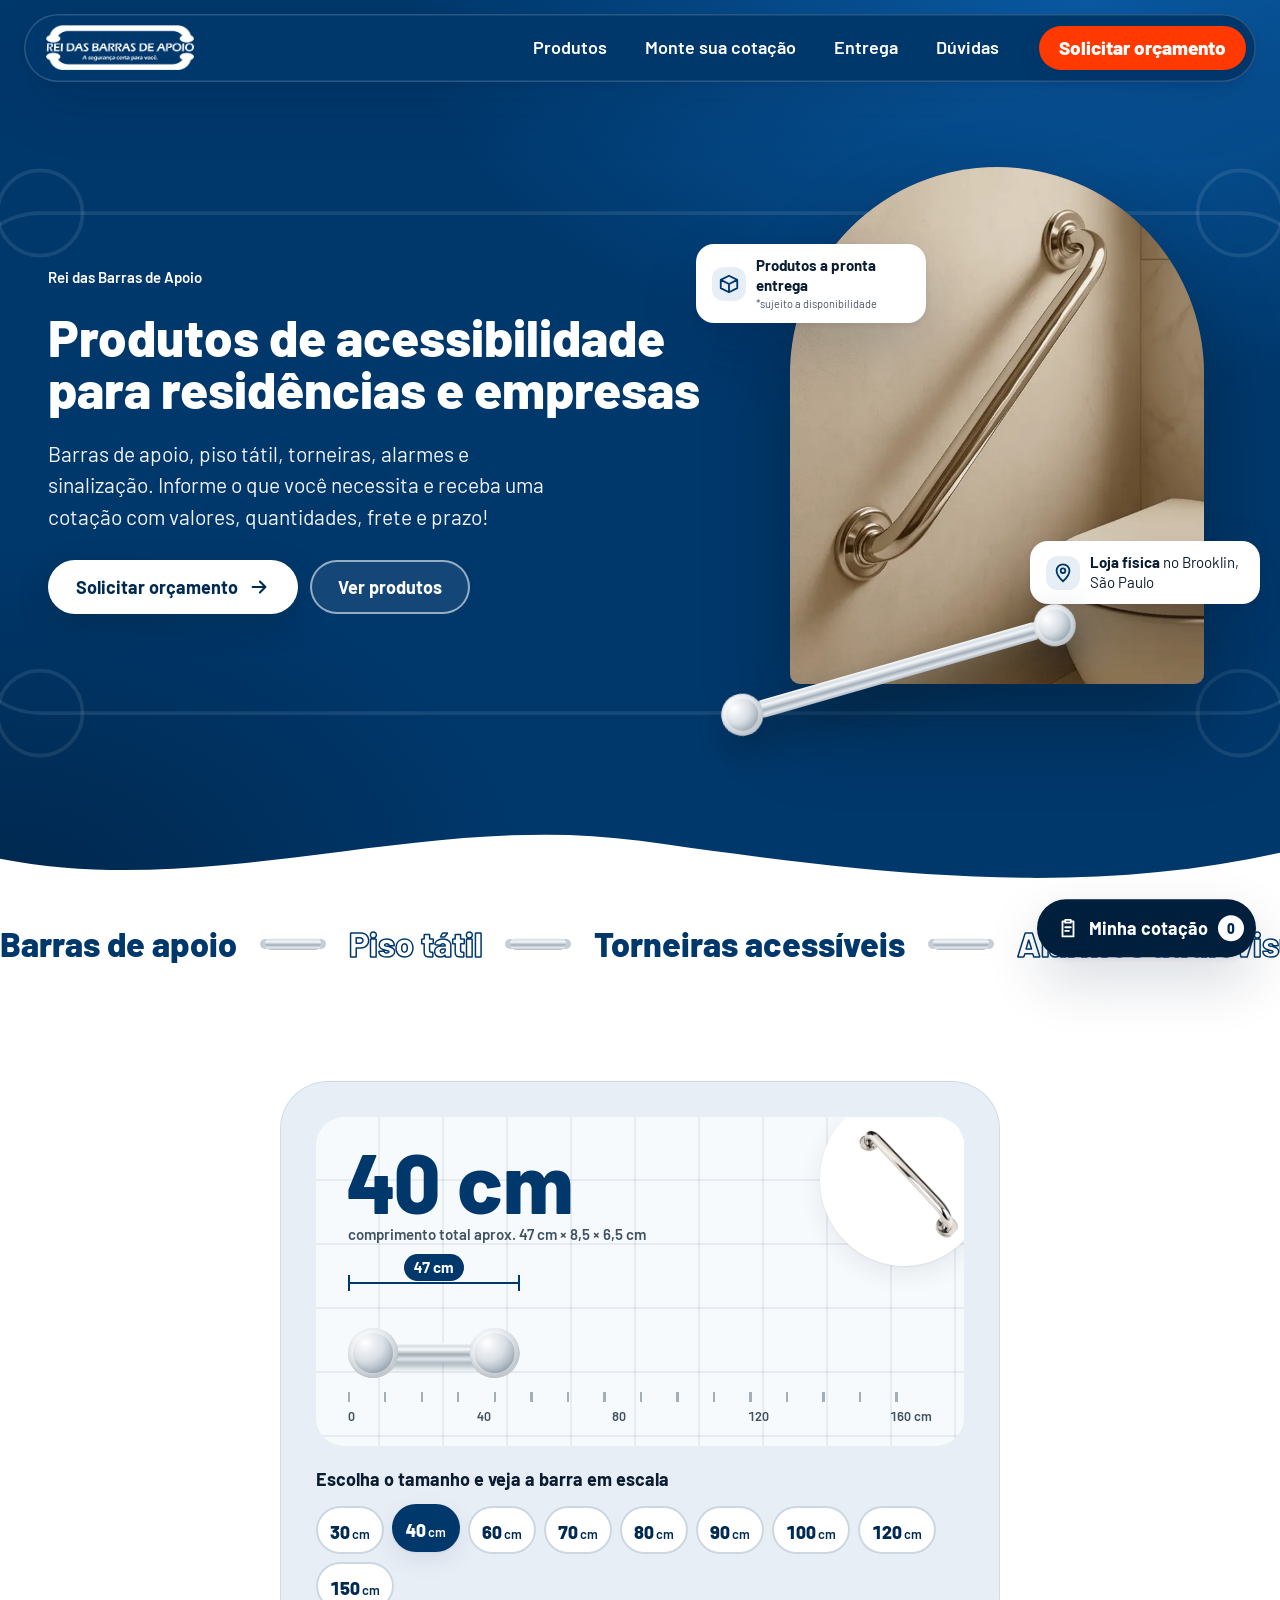
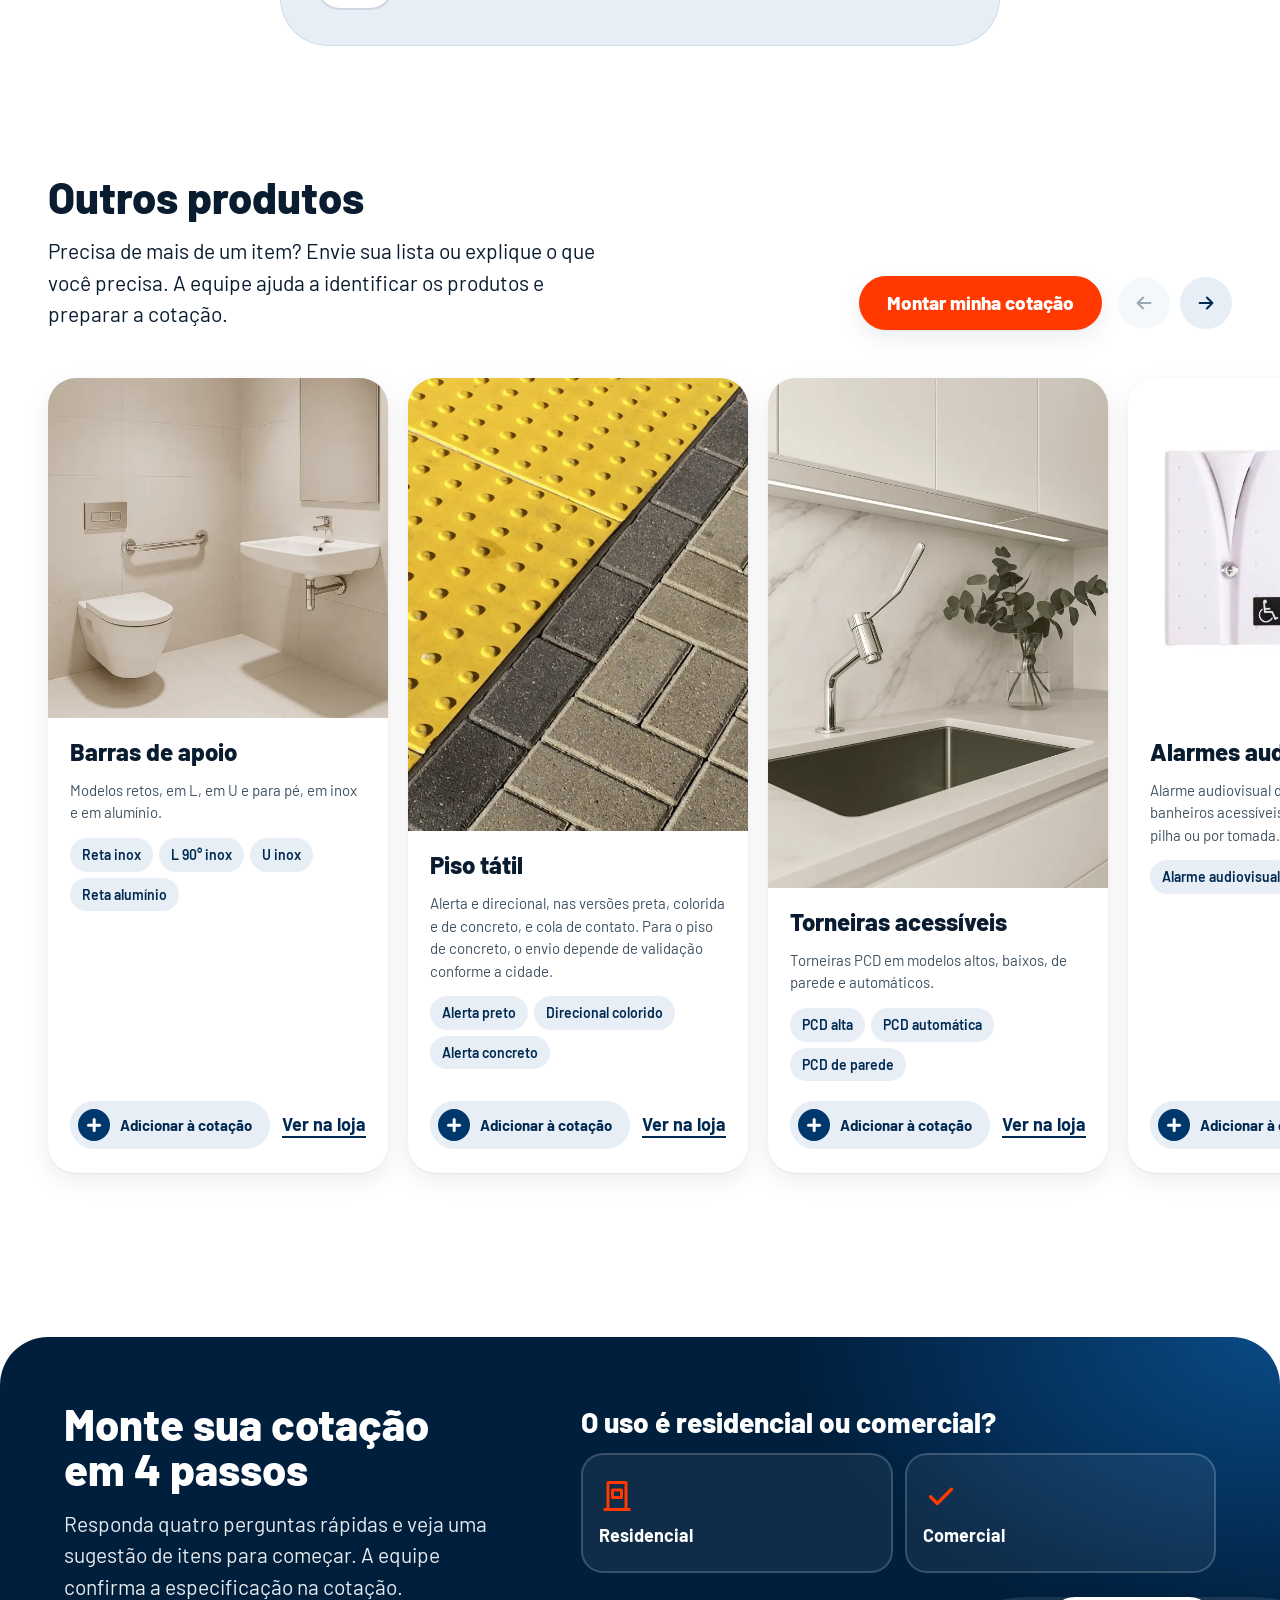
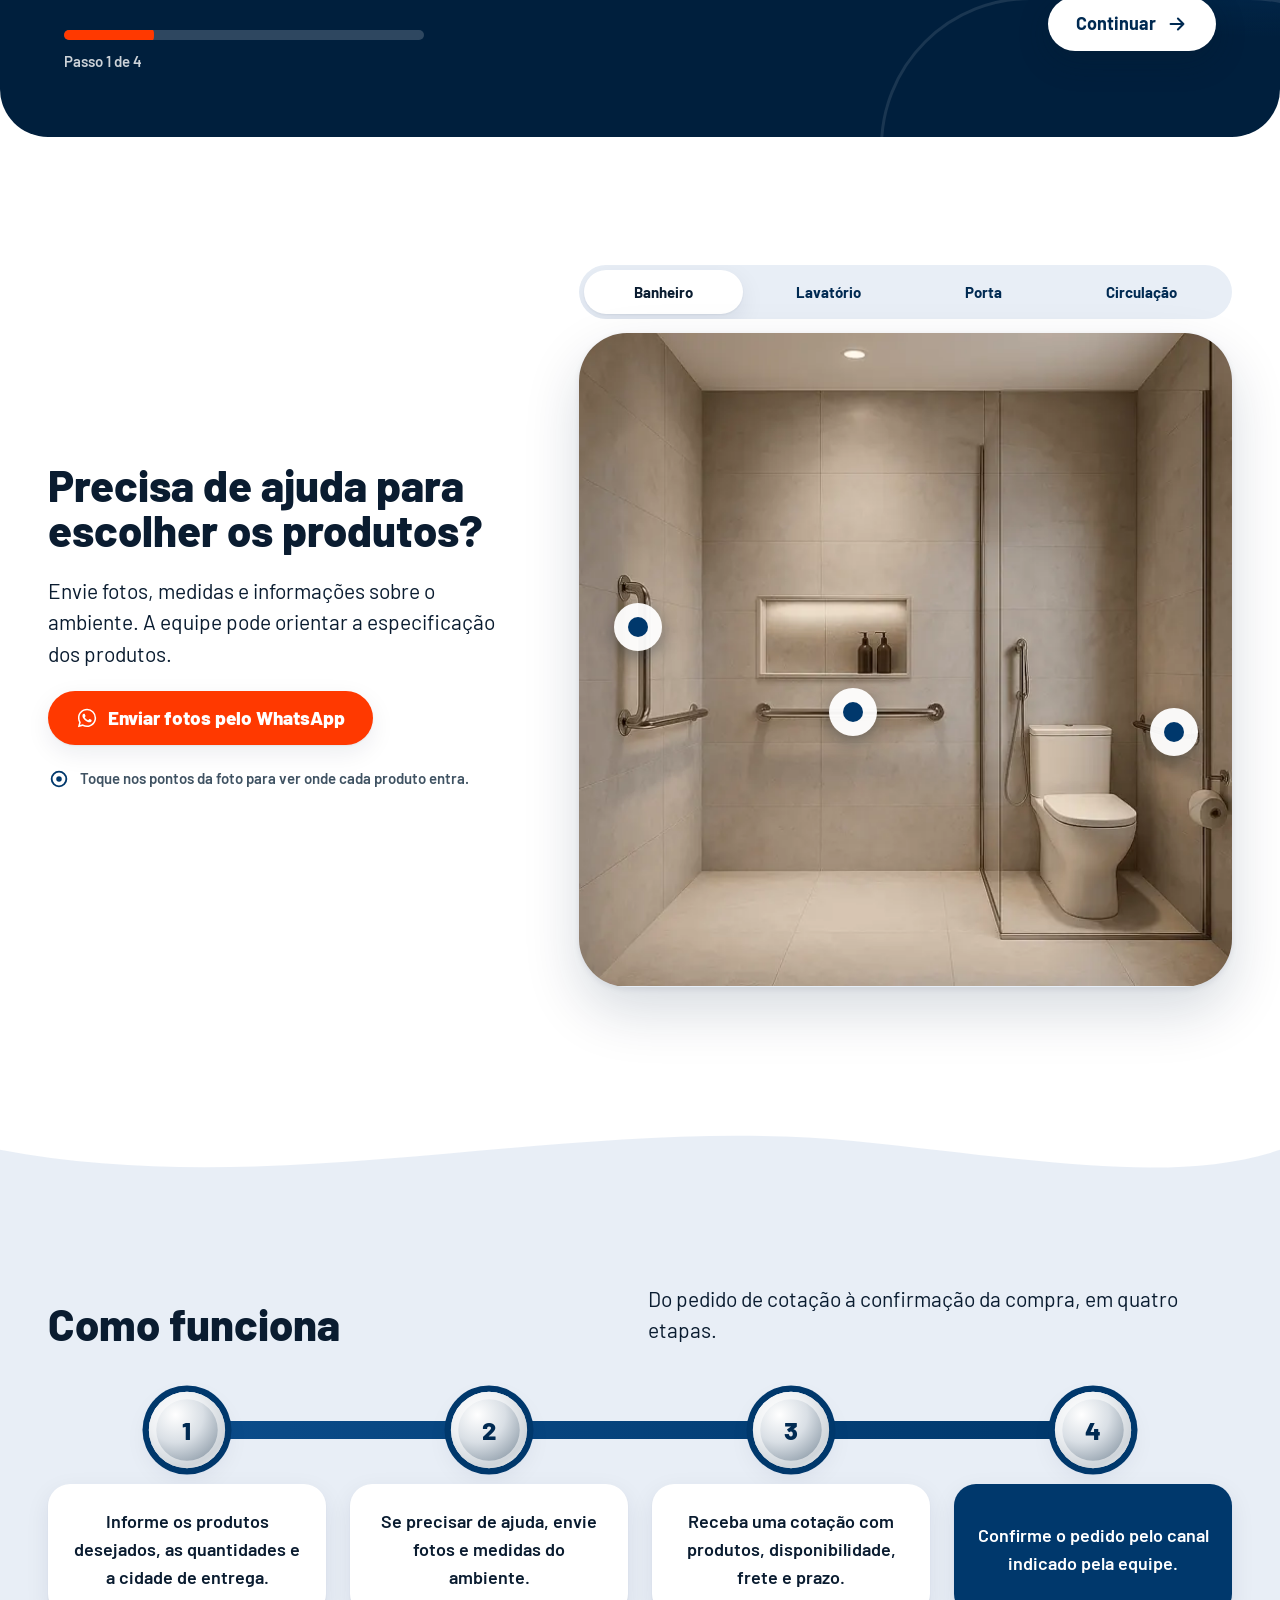
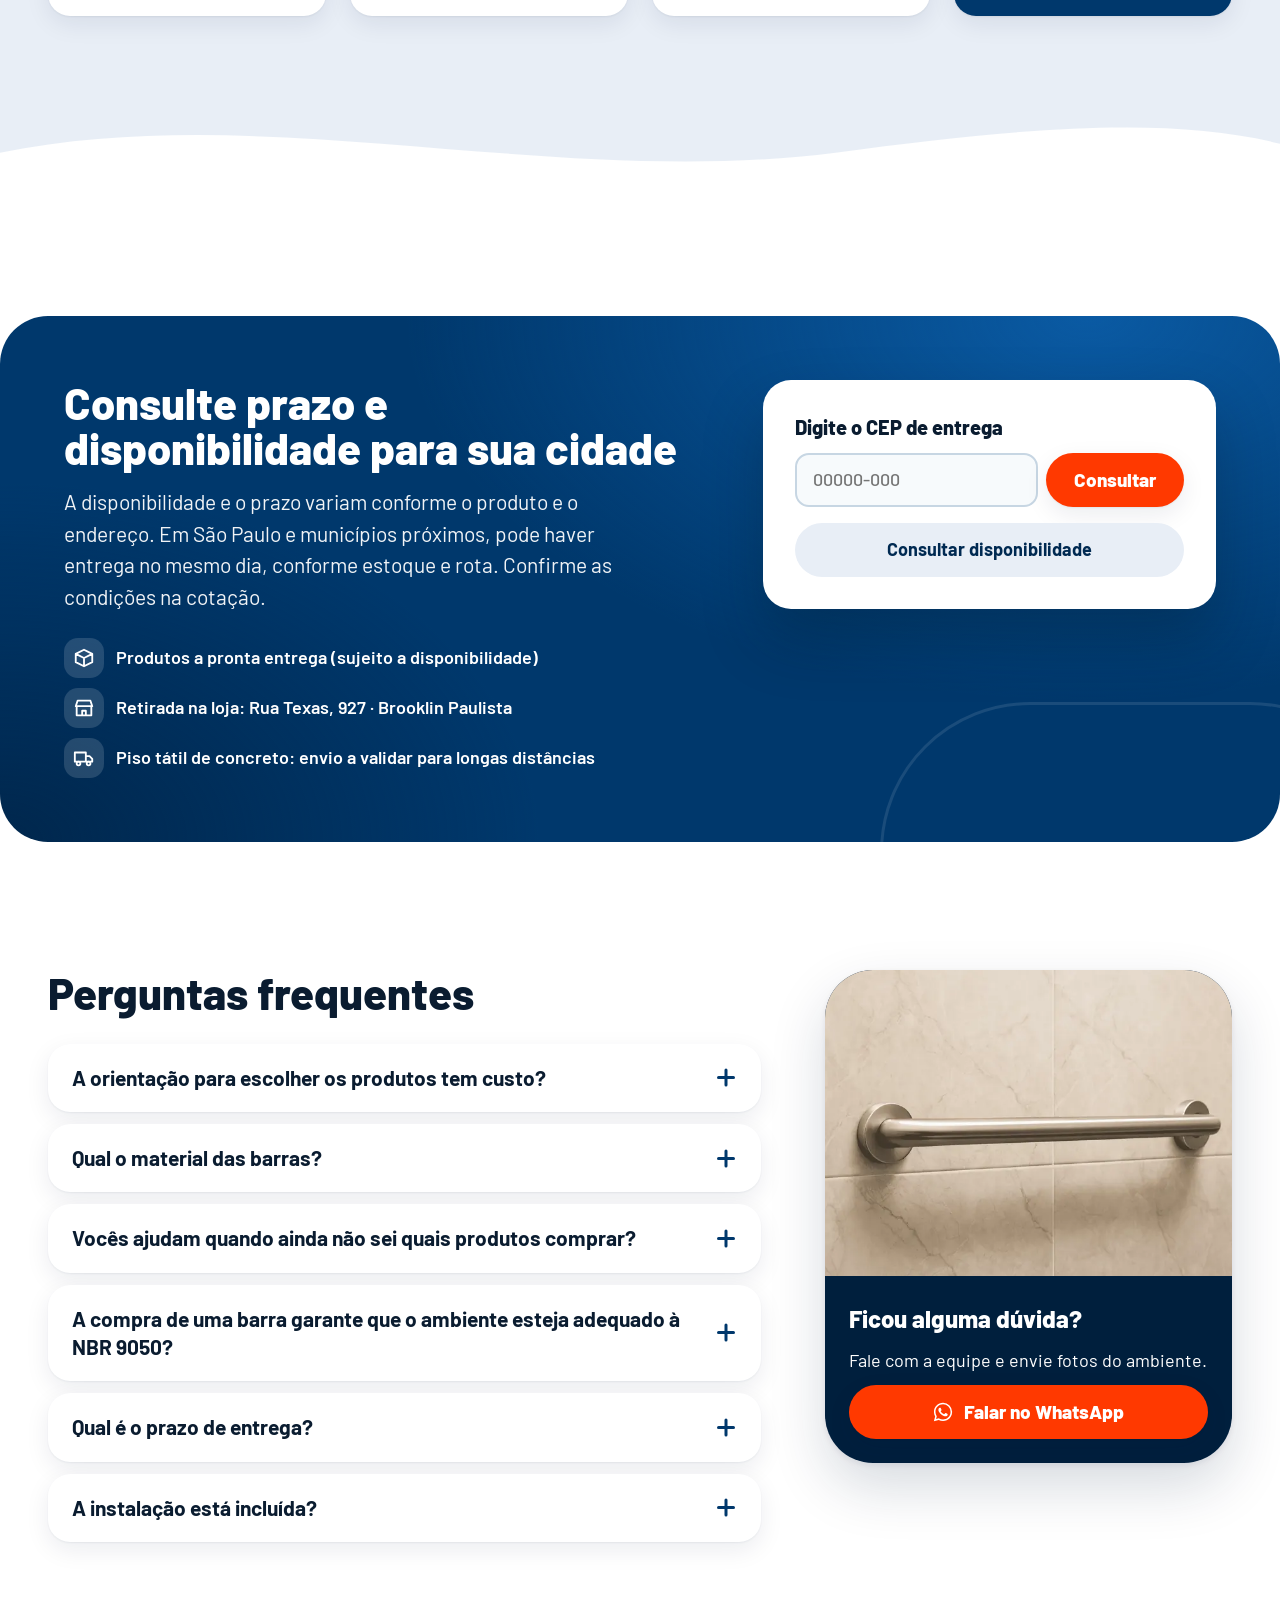
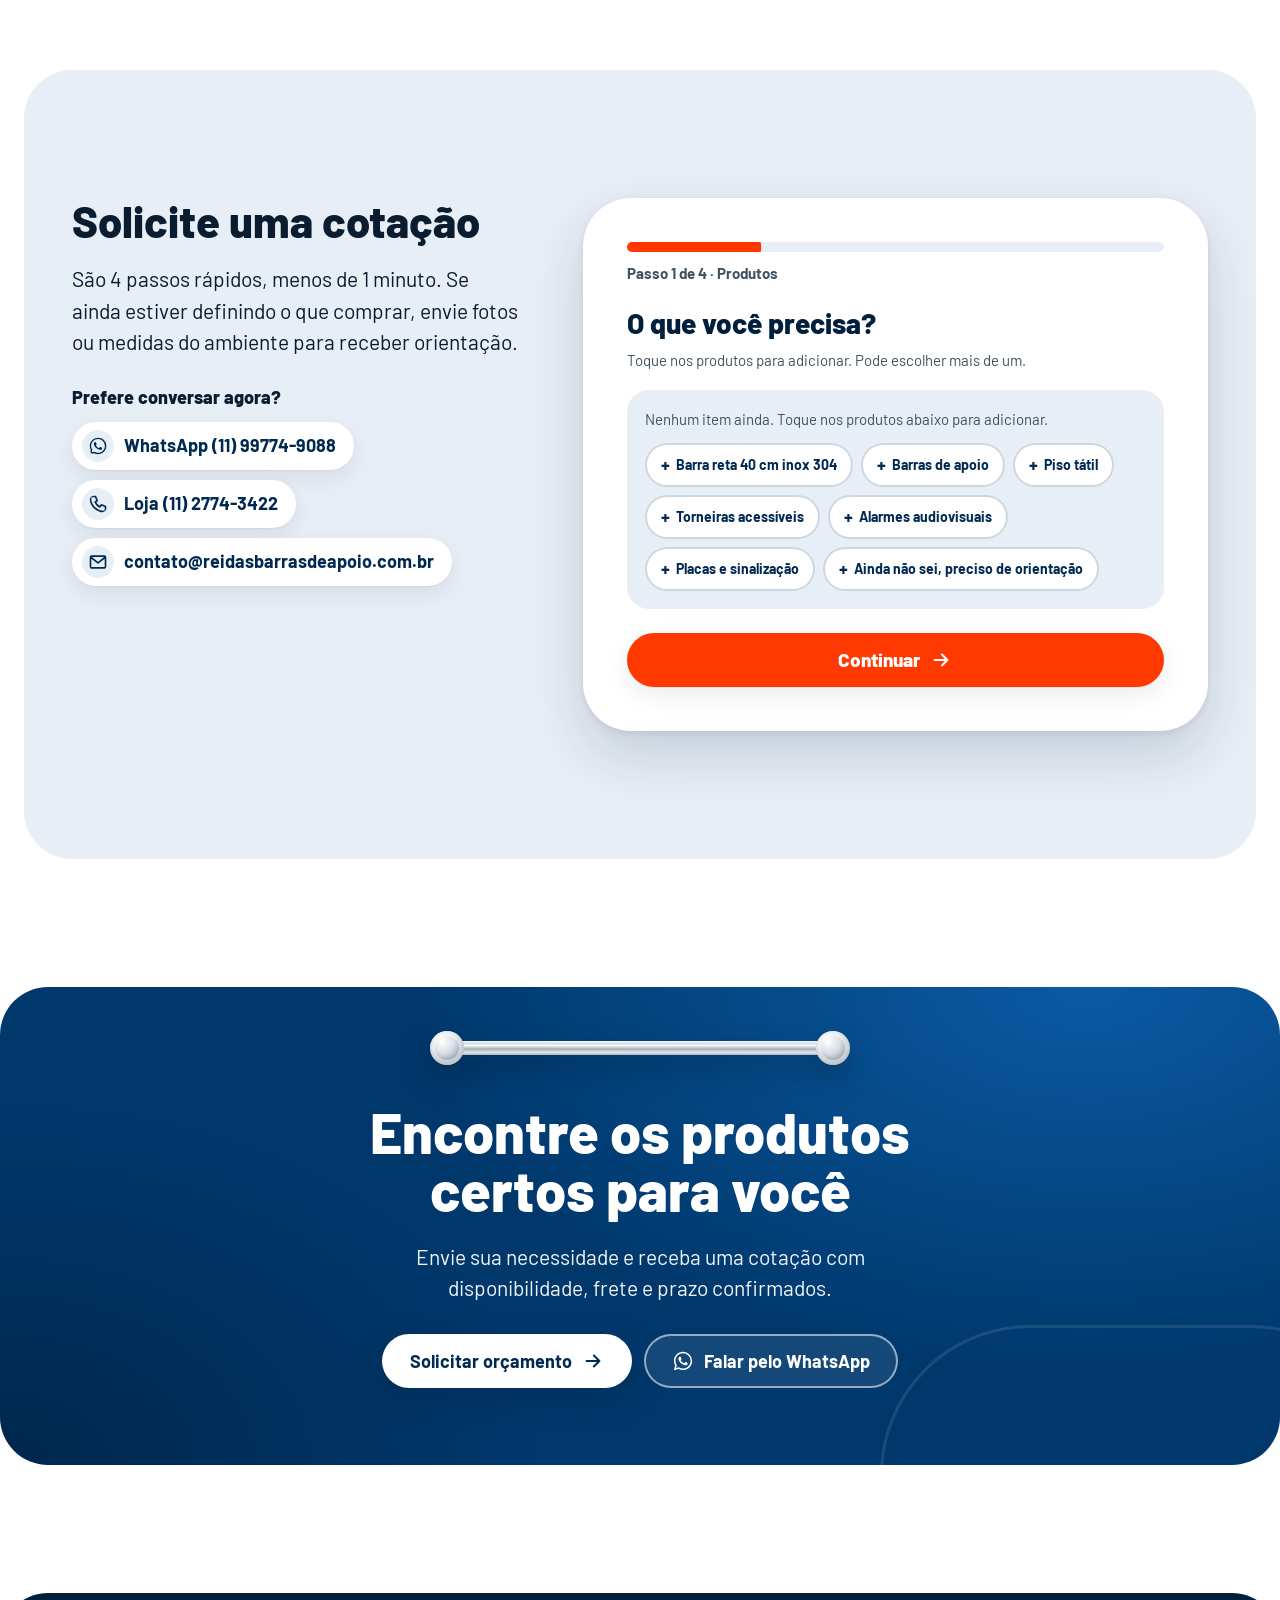
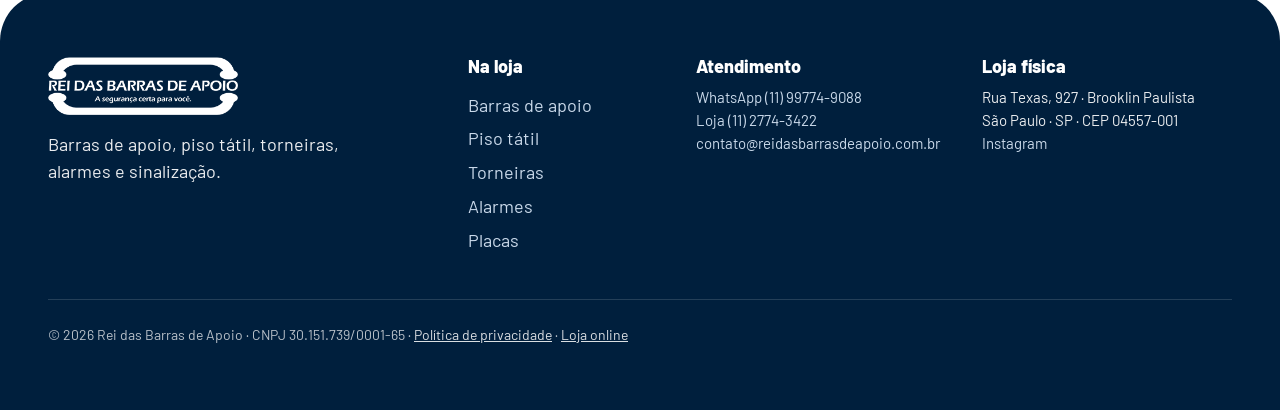
<file: nova/index.html>
<!doctype html>
<html lang="pt-BR">
<head>
  <meta charset="utf-8">
  <meta name="viewport" content="width=device-width, initial-scale=1, viewport-fit=cover">
  <title>Barras de apoio e produtos de acessibilidade para residências e empresas | Rei das Barras</title>
  <meta name="description" content="Barras de apoio, piso tátil, torneiras, alarmes e sinalização. Solicite uma cotação com orientação na escolha dos produtos.">
  <meta property="og:type" content="website">
  <meta property="og:locale" content="pt_BR">
  <meta property="og:site_name" content="Rei das Barras de Apoio">
  <meta property="og:title" content="Barras de apoio e produtos de acessibilidade para residências e empresas | Rei das Barras">
  <meta property="og:description" content="Barras de apoio, piso tátil, torneiras, alarmes e sinalização. Solicite uma cotação com orientação na escolha dos produtos.">
  <meta name="theme-color" content="#00386C">
  <meta name="robots" content="noindex">
  <link rel="icon" href="../assets/img/favicon-nova.png">
  <link rel="preconnect" href="https://fonts.googleapis.com">
  <link rel="preconnect" href="https://fonts.gstatic.com" crossorigin>
  <link href="https://fonts.googleapis.com/css2?family=Barlow:wght@400;500;600;700;800&display=swap" rel="stylesheet">
  <link rel="preload" as="image" href="../assets/img/hero-barra-inox-banheiro.webp" imagesrcset="../assets/img/hero-barra-inox-banheiro-640.webp 640w, ../assets/img/hero-barra-inox-banheiro.webp 1024w" imagesizes="(min-width: 960px) 40vw, 80vw">
  <link rel="stylesheet" href="../assets/css/styles.css">
  <link rel="stylesheet" href="../assets/css/nova.css">
  <script>document.documentElement.classList.add('js');setTimeout(function(){if(!window.__lpReady)document.documentElement.classList.remove('js')},4000)</script>
</head>
<body>
  <a class="skip-link" href="#conteudo">Pular para o conteúdo</a>
  <div class="scroll-progress" aria-hidden="true"><span></span></div>

  <header class="site-header">
    <div class="header-pill">
      <a class="header-logo" href="#topo" aria-label="Rei das Barras de Apoio, voltar ao início">
        <img src="../assets/img/logo-principal-branca.png" alt="Rei das Barras de Apoio" width="332" height="101">
      </a>
      <nav class="header-nav" aria-label="Seções da página">
        <a href="#produtos">Produtos</a>
        <a href="#assistente">Monte sua cotação</a>
        <a href="#entrega">Entrega</a>
        <a href="#duvidas">Dúvidas</a>
      </nav>
      <a class="btn btn-primary btn-small header-cta" href="#cotacao" data-track="header_orcamento">Solicitar orçamento</a>
    </div>
  </header>

  <main id="conteudo">

    <!-- HERO -->
    <section class="hero" id="topo" aria-labelledby="hero-title">
      <svg class="hero-frame" viewBox="0 0 1200 520" aria-hidden="true" focusable="false">
        <path d="M120 60 H1080 a60 60 0 0 1 60 60 V400 a60 60 0 0 1 -60 60 H120 a60 60 0 0 1 -60 -60 V120 a60 60 0 0 1 60 -60 Z" />
        <circle cx="120" cy="60" r="34" /><circle cx="1080" cy="60" r="34" /><circle cx="120" cy="460" r="34" /><circle cx="1080" cy="460" r="34" />
      </svg>

      <div class="container hero-grid">
        <div class="hero-copy">
          <p class="hero-id rise">Rei das Barras de Apoio</p>
          <h1 id="hero-title" class="hero-title">
            <span class="line"><span>Produtos de acessibilidade</span></span>
            <span class="line"><span>para residências e empresas</span></span>
          </h1>
          <p class="hero-lead rise">Barras de apoio, piso tátil, torneiras, alarmes e sinalização. Informe o que você necessita e receba uma cotação com valores, quantidades, frete e prazo!</p>
          <div class="hero-actions rise">
            <a class="btn btn-white btn-shine" href="#cotacao" data-track="hero_orcamento">Solicitar orçamento <svg class="icon" aria-hidden="true"><use href="#i-arrow"/></svg></a>
            <a class="btn btn-ghost" href="#produtos" data-track="hero_ver_produtos">Ver produtos</a>
          </div>
        </div>

        <div class="hero-visual" data-parallax-root>
          <figure class="hero-arch rise-scale" aria-label="Barras de apoio em inox instaladas em banheiros">
            <div class="hero-slides" data-crossfade>
              <img class="is-active" src="../assets/img/hero-barra-inox-banheiro.webp" srcset="../assets/img/hero-barra-inox-banheiro-640.webp 640w, ../assets/img/hero-barra-inox-banheiro.webp 1024w" sizes="(min-width: 960px) 40vw, 80vw" width="1024" height="1536" alt="Barra de apoio reta em inox instalada na parede ao lado do vaso sanitário" fetchpriority="high">
              <img src="../assets/img/hero-banheiro-chuveiro.webp" srcset="../assets/img/hero-banheiro-chuveiro-640.webp 640w, ../assets/img/hero-banheiro-chuveiro.webp 1024w" sizes="(min-width: 960px) 40vw, 80vw" width="1024" height="1536" alt="Banheiro com barras de apoio em inox junto ao chuveiro e ao vaso sanitário" loading="lazy">
            </div>
          </figure>
          <div class="float-chip chip-a" data-depth="18">
            <svg class="icon" aria-hidden="true"><use href="#i-box"/></svg>
            <span><strong>Produtos a pronta entrega</strong><small>*sujeito a disponibilidade</small></span>
          </div>
          <div class="float-chip chip-b" data-depth="-14">
            <svg class="icon" aria-hidden="true"><use href="#i-pin"/></svg>
            <span><strong>Loja física</strong> no Brooklin, São Paulo</span>
          </div>
          <div class="float-bar" data-depth="26" aria-hidden="true"><span class="flange"></span><span class="tube"></span><span class="flange"></span></div>
        </div>
      </div>

      <svg class="wave wave-bottom" viewBox="0 0 1440 120" preserveAspectRatio="none" aria-hidden="true" focusable="false"><path d="M0 64 C240 120 480 0 720 40 C960 80 1200 120 1440 56 V120 H0 Z"/></svg>
    </section>

    <!-- Faixa animada -->
    <div class="marquee" aria-hidden="true">
      <div class="marquee-track">
        <span>Barras de apoio</span><i></i><span>Piso tátil</span><i></i><span>Torneiras acessíveis</span><i></i><span>Alarmes audiovisuais</span><i></i><span>Placas e sinalização</span><i></i>
        <span>Barras de apoio</span><i></i><span>Piso tátil</span><i></i><span>Torneiras acessíveis</span><i></i><span>Alarmes audiovisuais</span><i></i><span>Placas e sinalização</span><i></i>
      </div>
    </div>

    <!-- PRODUTO EM DESTAQUE + seletor de tamanho -->
    <section class="featured" id="destaque" aria-labelledby="featured-title">
      <div class="container featured-grid">

        <div class="sizer reveal" data-sizer>
          <div class="sizer-wall">
            <img class="sizer-photo" src="../assets/img/barra-reta-inox-40cm-640.webp" width="640" height="661" alt="Barra de apoio reta tradicional em inox polido" loading="lazy">
            <p class="sizer-readout" aria-live="polite">
              <span class="sizer-size"><span data-size-num>40</span> cm</span>
              <span class="sizer-total">comprimento total aprox. <span data-total-num>47</span> cm × 8,5 × 6,5 cm</span>
            </p>
            <div class="sizer-stage">
              <div class="sizer-track" data-track-el>
                <div class="sizer-dim" data-dim aria-hidden="true"><span data-dim-label>47 cm</span></div>
                <div class="bar3d" aria-hidden="true">
                  <span class="flange flange-l"></span>
                  <span class="tube" data-tube></span>
                  <span class="flange flange-r" data-flange-r></span>
                </div>
              </div>
              <div class="ruler" aria-hidden="true"><span>0</span><span>40</span><span>80</span><span>120</span><span>160 cm</span></div>
            </div>
          </div>
          <fieldset class="size-picker">
            <legend>Escolha o tamanho e veja a barra em escala</legend>
            <div class="size-options">
              <label><input type="radio" name="tamanho" value="30" data-variant="317879685"><span>30</span></label>
              <label><input type="radio" name="tamanho" value="40" data-variant="317879686" checked><span>40</span></label>
              <label><input type="radio" name="tamanho" value="60" data-variant="317879687"><span>60</span></label>
              <label><input type="radio" name="tamanho" value="70" data-variant="317879689"><span>70</span></label>
              <label><input type="radio" name="tamanho" value="80" data-variant="317879690"><span>80</span></label>
              <label><input type="radio" name="tamanho" value="90" data-variant="1523175228"><span>90</span></label>
              <label><input type="radio" name="tamanho" value="100" data-variant="1523175229"><span>100</span></label>
              <label><input type="radio" name="tamanho" value="120" data-variant="1523175230"><span>120</span></label>
              <label><input type="radio" name="tamanho" value="150" data-variant="1523175233"><span>150</span></label>
            </div>
          </fieldset>
        </div>
      </div>
    </section>

    <!-- CATEGORIAS -->
    <section class="catalog" id="produtos" aria-labelledby="catalog-title">
      <div class="container">
        <div class="catalog-head">
          <div>
            <h2 id="catalog-title" class="reveal">Outros produtos</h2>
            <p class="lead reveal">Precisa de mais de um item? Envie sua lista ou explique o que você precisa. A equipe ajuda a identificar os produtos e preparar a cotação.</p>
          </div>
          <div class="catalog-tools reveal">
            <a class="btn btn-primary" href="#assistente" data-track="categorias_montar_cotacao">Montar minha cotação</a>
            <div class="carousel-arrows">
              <button class="round-btn" type="button" data-carousel-prev aria-label="Produtos anteriores"><svg class="icon" aria-hidden="true"><use href="#i-arrow"/></svg></button>
              <button class="round-btn" type="button" data-carousel-next aria-label="Próximos produtos"><svg class="icon" aria-hidden="true"><use href="#i-arrow"/></svg></button>
            </div>
          </div>
        </div>
      </div>

      <ul class="cards" data-carousel>
        <li class="card reveal">
          <div class="card-media"><img src="../assets/img/cat-barras-de-apoio-640.webp" width="640" height="640" alt="Banheiro acessível com barra de apoio ao lado do vaso sanitário" loading="lazy"></div>
          <div class="card-body">
            <h3>Barras de apoio</h3>
            <p>Modelos retos, em L, em U e para pé, em inox e em alumínio.</p>
            <ul class="card-links">
              <li><a href="https://www.reidasbarrasdeapoio.com.br/produtos/barra-reta-tradicional-inox/" data-track="categoria_produto">Reta inox</a></li>
              <li><a href="https://www.reidasbarrasdeapoio.com.br/produtos/barra-l-90-tradicional-inox-5pb2r/" data-track="categoria_produto">L 90° inox</a></li>
              <li><a href="https://www.reidasbarrasdeapoio.com.br/produtos/barra-u-tradicional-inox/" data-track="categoria_produto">U inox</a></li>
              <li><a href="https://www.reidasbarrasdeapoio.com.br/produtos/barra-reta-tradicional-aluminio-branca/" data-track="categoria_produto">Reta alumínio</a></li>
            </ul>
            <div class="card-actions">
              <button class="add-btn" type="button" data-quote-toggle="Barras de apoio" aria-pressed="false"><span class="add-ico" aria-hidden="true"></span><span class="when-off">Adicionar à cotação</span><span class="when-on">Na sua cotação</span></button>
              <a class="link" href="https://www.reidasbarrasdeapoio.com.br/barras/" data-track="categoria_ver_loja">Ver na loja</a>
            </div>
          </div>
        </li>
        <li class="card reveal">
          <div class="card-media"><img src="../assets/img/cat-piso-tatil-640.webp" width="640" height="853" alt="Piso tátil de alerta amarelo instalado junto a uma calçada" loading="lazy"></div>
          <div class="card-body">
            <h3>Piso tátil</h3>
            <p>Alerta e direcional, nas versões preta, colorida e de concreto, e cola de contato. Para o piso de concreto, o envio depende de validação conforme a cidade.</p>
            <ul class="card-links">
              <li><a href="https://www.reidasbarrasdeapoio.com.br/produtos/piso-tatil-alerta-preto/" data-track="categoria_produto">Alerta preto</a></li>
              <li><a href="https://www.reidasbarrasdeapoio.com.br/produtos/piso-tatil-direcional-colorido/" data-track="categoria_produto">Direcional colorido</a></li>
              <li><a href="https://www.reidasbarrasdeapoio.com.br/produtos/piso-tatil-alerta-concreto/" data-track="categoria_produto">Alerta concreto</a></li>
            </ul>
            <div class="card-actions">
              <button class="add-btn" type="button" data-quote-toggle="Piso tátil" aria-pressed="false"><span class="add-ico" aria-hidden="true"></span><span class="when-off">Adicionar à cotação</span><span class="when-on">Na sua cotação</span></button>
              <a class="link" href="https://www.reidasbarrasdeapoio.com.br/piso-tatil/" data-track="categoria_ver_loja">Ver na loja</a>
            </div>
          </div>
        </li>
        <li class="card reveal">
          <div class="card-media"><img src="../assets/img/cat-torneiras-640.webp" width="640" height="960" alt="Torneira PCD alta com alavanca longa sobre uma cuba" loading="lazy"></div>
          <div class="card-body">
            <h3>Torneiras acessíveis</h3>
            <p>Torneiras PCD em modelos altos, baixos, de parede e automáticos.</p>
            <ul class="card-links">
              <li><a href="https://www.reidasbarrasdeapoio.com.br/produtos/torneira-pcd-alta/" data-track="categoria_produto">PCD alta</a></li>
              <li><a href="https://www.reidasbarrasdeapoio.com.br/produtos/torneira-pcd-automatica/" data-track="categoria_produto">PCD automática</a></li>
              <li><a href="https://www.reidasbarrasdeapoio.com.br/produtos/torneira-pcd-parede/" data-track="categoria_produto">PCD de parede</a></li>
            </ul>
            <div class="card-actions">
              <button class="add-btn" type="button" data-quote-toggle="Torneiras acessíveis" aria-pressed="false"><span class="add-ico" aria-hidden="true"></span><span class="when-off">Adicionar à cotação</span><span class="when-on">Na sua cotação</span></button>
              <a class="link" href="https://www.reidasbarrasdeapoio.com.br/torneiras/" data-track="categoria_ver_loja">Ver na loja</a>
            </div>
          </div>
        </li>
        <li class="card reveal">
          <div class="card-media"><img src="../assets/img/cat-alarme-audiovisual-640.webp" width="640" height="640" alt="Alarme audiovisual com acionador de emergência e sinalizador vermelho" loading="lazy"></div>
          <div class="card-body">
            <h3>Alarmes audiovisuais</h3>
            <p>Alarme audiovisual de emergência para banheiros acessíveis, com alimentação por pilha ou por tomada.</p>
            <ul class="card-links">
              <li><a href="https://www.reidasbarrasdeapoio.com.br/produtos/alarme-audiovisual/" data-track="categoria_produto">Alarme audiovisual</a></li>
            </ul>
            <div class="card-actions">
              <button class="add-btn" type="button" data-quote-toggle="Alarmes audiovisuais" aria-pressed="false"><span class="add-ico" aria-hidden="true"></span><span class="when-off">Adicionar à cotação</span><span class="when-on">Na sua cotação</span></button>
              <a class="link" href="https://www.reidasbarrasdeapoio.com.br/alarme/" data-track="categoria_ver_loja">Ver na loja</a>
            </div>
          </div>
        </li>
        <li class="card reveal">
          <div class="card-media"><img src="../assets/img/cat-placas-640.webp" width="640" height="640" alt="Placa azul com o símbolo de acessibilidade fixada em uma porta de madeira" loading="lazy"></div>
          <div class="card-body">
            <h3>Placas e sinalização</h3>
            <p>Placas de identificação para banheiros: acessível, cadeirante, feminino, masculino e unissex.</p>
            <ul class="card-links">
              <li><a href="https://www.reidasbarrasdeapoio.com.br/produtos/placa-para-banheiro-cadeirante/" data-track="categoria_produto">Cadeirante</a></li>
              <li><a href="https://www.reidasbarrasdeapoio.com.br/produtos/placa-para-banheiro-unissex/" data-track="categoria_produto">Unissex</a></li>
            </ul>
            <div class="card-actions">
              <button class="add-btn" type="button" data-quote-toggle="Placas e sinalização" aria-pressed="false"><span class="add-ico" aria-hidden="true"></span><span class="when-off">Adicionar à cotação</span><span class="when-on">Na sua cotação</span></button>
              <a class="link" href="https://www.reidasbarrasdeapoio.com.br/placas/" data-track="categoria_ver_loja">Ver na loja</a>
            </div>
          </div>
        </li>
        <li class="card reveal">
          <div class="card-media"><img src="../assets/img/placa-porta-640.webp" width="640" height="640" alt="Chapa de proteção instalada na parte inferior de uma porta" loading="lazy"></div>
          <div class="card-body">
            <h3>Chapas para porta</h3>
            <p>Chapas de proteção para portas. Consulte modelos e medidas disponíveis.</p>
            <div class="card-actions">
              <button class="add-btn" type="button" data-quote-toggle="Chapas para porta" aria-pressed="false"><span class="add-ico" aria-hidden="true"></span><span class="when-off">Adicionar à cotação</span><span class="when-on">Na sua cotação</span></button>
            </div>
          </div>
        </li>
      </ul>
    </section>

    <!-- ASSISTENTE DE COTAÇÃO -->
    <section class="quiz-wrap" id="assistente" aria-labelledby="quiz-title">
      <div class="panel panel-navy quiz">
        <div class="quiz-intro">
          <h2 id="quiz-title" class="reveal">Monte sua cotação em 4 passos</h2>
          <p class="lead reveal">Responda quatro perguntas rápidas e veja uma sugestão de itens para começar. A equipe confirma a especificação na cotação.</p>
          <div class="quiz-progress reveal" aria-hidden="true"><span data-quiz-bar></span></div>
          <p class="quiz-step-label reveal" data-quiz-label>Passo 1 de 4</p>
        </div>

        <div class="quiz-body" data-quiz>
          <fieldset class="quiz-step is-current" data-step="1">
            <legend>O uso é residencial ou comercial?</legend>
            <div class="quiz-options two">
              <label class="opt"><input type="radio" name="q-uso" value="Residencial"><span class="opt-card"><svg class="opt-ico" aria-hidden="true"><use href="#i-door"/></svg>Residencial</span></label>
              <label class="opt"><input type="radio" name="q-uso" value="Comercial"><span class="opt-card"><svg class="opt-ico" aria-hidden="true"><use href="#i-check"/></svg>Comercial</span></label>
            </div>
            <p class="quiz-error" data-quiz-error></p>
            <div class="quiz-nav"><button class="btn btn-white" type="button" data-quiz-next>Continuar <svg class="icon" aria-hidden="true"><use href="#i-arrow"/></svg></button></div>
          </fieldset>

          <fieldset class="quiz-step" data-step="2" hidden>
            <legend>Onde os produtos serão usados?</legend>
            <p class="quiz-hint">Marque quantos quiser.</p>
            <div class="quiz-options">
              <label class="opt"><input type="checkbox" name="q-ambiente" value="banheiro"><span class="opt-card"><svg class="opt-ico" aria-hidden="true"><use href="#i-toilet"/></svg>Banheiro acessível</span></label>
              <label class="opt"><input type="checkbox" name="q-ambiente" value="lavatorio"><span class="opt-card"><svg class="opt-ico" aria-hidden="true"><use href="#i-sink"/></svg>Lavatório ou copa</span></label>
              <label class="opt"><input type="checkbox" name="q-ambiente" value="portas"><span class="opt-card"><svg class="opt-ico" aria-hidden="true"><use href="#i-door"/></svg>Portas e identificação</span></label>
              <label class="opt"><input type="checkbox" name="q-ambiente" value="circulacao"><span class="opt-card"><svg class="opt-ico" aria-hidden="true"><use href="#i-steps"/></svg>Circulação e calçadas</span></label>
            </div>
            <p class="quiz-error" data-quiz-error></p>
            <div class="quiz-nav"><button class="btn btn-ghost" type="button" data-quiz-back>Voltar</button><button class="btn btn-white" type="button" data-quiz-next>Continuar <svg class="icon" aria-hidden="true"><use href="#i-arrow"/></svg></button></div>
          </fieldset>

          <fieldset class="quiz-step" data-step="3" hidden>
            <legend>Você já sabe quais modelos precisa?</legend>
            <div class="quiz-options two">
              <label class="opt"><input type="radio" name="q-saber" value="sei"><span class="opt-card"><svg class="opt-ico" aria-hidden="true"><use href="#i-check"/></svg>Já sei os modelos</span></label>
              <label class="opt"><input type="radio" name="q-saber" value="orientacao"><span class="opt-card"><svg class="opt-ico" aria-hidden="true"><use href="#i-chat"/></svg>Quero orientação da equipe</span></label>
            </div>
            <p class="quiz-error" data-quiz-error></p>
            <div class="quiz-nav"><button class="btn btn-ghost" type="button" data-quiz-back>Voltar</button><button class="btn btn-white" type="button" data-quiz-next>Continuar <svg class="icon" aria-hidden="true"><use href="#i-arrow"/></svg></button></div>
          </fieldset>

          <fieldset class="quiz-step" data-step="4" hidden>
            <legend>Quantos ambientes vão receber os produtos?</legend>
            <div class="quiz-options three">
              <label class="opt"><input type="radio" name="q-qtd" value="1 ambiente"><span class="opt-card"><strong class="opt-num">1</strong>ambiente</span></label>
              <label class="opt"><input type="radio" name="q-qtd" value="2 a 5 ambientes"><span class="opt-card"><strong class="opt-num">2 a 5</strong>ambientes</span></label>
              <label class="opt"><input type="radio" name="q-qtd" value="6 ou mais ambientes"><span class="opt-card"><strong class="opt-num">6+</strong>ambientes</span></label>
            </div>
            <p class="quiz-error" data-quiz-error></p>
            <div class="quiz-nav"><button class="btn btn-ghost" type="button" data-quiz-back>Voltar</button><button class="btn btn-white" type="button" data-quiz-next>Ver sugestão <svg class="icon" aria-hidden="true"><use href="#i-arrow"/></svg></button></div>
          </fieldset>

          <div class="quiz-result" data-step="5" tabindex="-1" hidden>
            <h3>Sugestão para começar sua cotação</h3>
            <p class="quiz-hint">Desmarque o que não fizer sentido. É uma sugestão inicial: a especificação final é feita pela equipe e a adequação à NBR 9050 depende do conjunto do ambiente.</p>
            <div class="quiz-suggest" data-quiz-suggest></div>
            <div class="quiz-nav">
              <button class="btn btn-ghost" type="button" data-quiz-restart>Refazer</button>
              <button class="btn btn-white btn-shine" type="button" data-quiz-apply><svg class="icon" aria-hidden="true"><use href="#i-plus"/></svg> Adicionar à minha cotação</button>
            </div>
            <p class="quiz-done" data-quiz-done hidden>Pronto! Os itens estão na sua cotação. <a href="#cotacao" data-track="quiz_ir_formulario">Ir para o formulário</a></p>
          </div>
        </div>
      </div>
    </section>

    <!-- ORIENTAÇÃO + AMBIENTES CLICÁVEIS -->
    <section class="guide" id="orientacao" aria-labelledby="guide-title">
      <div class="container guide-grid">
        <div class="guide-copy">
          <h2 id="guide-title" class="reveal">Precisa de ajuda para escolher os produtos?</h2>
          <p class="lead reveal">Envie fotos, medidas e informações sobre o ambiente. A equipe pode orientar a especificação dos produtos.</p>
          <a class="btn btn-primary btn-shine reveal" href="https://wa.me/5511997749088?text=Ol%C3%A1!%20Quero%20orienta%C3%A7%C3%A3o%20para%20escolher%20produtos%20de%20acessibilidade%20.%20Vou%20enviar%20fotos%20e%20medidas%20do%20ambiente." target="_blank" rel="noopener" data-track="orientacao_whatsapp" data-channel="whatsapp">
            <svg class="icon" aria-hidden="true"><use href="#i-whatsapp"/></svg>
            Enviar fotos pelo WhatsApp
          </a>
          <p class="guide-tip reveal"><svg class="icon" aria-hidden="true"><use href="#i-tap"/></svg> Toque nos pontos da foto para ver onde cada produto entra.</p>
        </div>

        <div class="scenes reveal" data-scenes>
          <div class="scene-tabs" role="tablist" aria-label="Ambientes">
            <button role="tab" id="tab-banheiro" aria-controls="scene-banheiro" aria-selected="true" type="button">Banheiro</button>
            <button role="tab" id="tab-lavatorio" aria-controls="scene-lavatorio" aria-selected="false" tabindex="-1" type="button">Lavatório</button>
            <button role="tab" id="tab-porta" aria-controls="scene-porta" aria-selected="false" tabindex="-1" type="button">Porta</button>
            <button role="tab" id="tab-circulacao" aria-controls="scene-circulacao" aria-selected="false" tabindex="-1" type="button">Circulação</button>
          </div>
          <div class="scene-stage">
            <div class="scene is-active" role="tabpanel" id="scene-banheiro" aria-labelledby="tab-banheiro">
              <img src="../assets/img/banheiro-acessivel.webp" srcset="../assets/img/banheiro-acessivel-640.webp 640w, ../assets/img/banheiro-acessivel.webp 1024w" sizes="(min-width: 960px) 46vw, 92vw" width="1024" height="1024" alt="Banheiro com barras de apoio em inox no box e junto ao vaso sanitário" loading="lazy">
              <button class="hotspot" type="button" style="--x:9%;--y:45%" aria-expanded="false" data-hotspot="barra" data-title="Barra de apoio na vertical" data-text="Barra reta em inox instalada na vertical, junto ao box.">
                <span class="sr-only">Barra de apoio na vertical</span></button>
              <button class="hotspot" type="button" style="--x:42%;--y:58%" aria-expanded="false" data-hotspot="barra" data-title="Barra horizontal no box" data-text="Barra reta em inox instalada na horizontal, na parede do chuveiro.">
                <span class="sr-only">Barra horizontal no box</span></button>
              <button class="hotspot" type="button" style="--x:91%;--y:61%" aria-expanded="false" data-hotspot="barra" data-title="Barra junto ao vaso sanitário" data-text="Barra reta em inox na parede lateral ao vaso.">
                <span class="sr-only">Barra junto ao vaso sanitário</span></button>
            </div>
            <div class="scene" role="tabpanel" id="scene-lavatorio" aria-labelledby="tab-lavatorio" hidden>
              <img src="../assets/img/scene-lavatorio.webp" srcset="../assets/img/scene-lavatorio-640.webp 640w, ../assets/img/scene-lavatorio.webp 1024w" sizes="(min-width: 960px) 46vw, 92vw" width="1024" height="1024" alt="Torneira PCD com alavanca longa sobre uma cuba de bancada" loading="lazy">
              <button class="hotspot" type="button" style="--x:38%;--y:45%" aria-expanded="false" data-hotspot="torneira" data-title="Torneira PCD" data-text="Torneiras acessíveis em modelos altos, baixos, de parede e automáticos.">
                <span class="sr-only">Torneira PCD</span></button>
            </div>
            <div class="scene" role="tabpanel" id="scene-porta" aria-labelledby="tab-porta" hidden>
              <img src="../assets/img/scene-porta.webp" srcset="../assets/img/scene-porta-640.webp 640w, ../assets/img/scene-porta.webp 1024w" sizes="(min-width: 960px) 46vw, 92vw" width="1024" height="1024" alt="Placa azul com o símbolo de acessibilidade em uma porta de madeira" loading="lazy">
              <button class="hotspot" type="button" style="--x:37%;--y:45%" aria-expanded="false" data-hotspot="placa" data-title="Placa de sinalização" data-text="Placas de identificação para banheiros: acessível, cadeirante, feminino, masculino e unissex.">
                <span class="sr-only">Placa de sinalização</span></button>
            </div>
            <div class="scene" role="tabpanel" id="scene-circulacao" aria-labelledby="tab-circulacao" hidden>
              <img src="../assets/img/scene-circulacao.webp" srcset="../assets/img/scene-circulacao-640.webp 640w, ../assets/img/scene-circulacao.webp 1024w" sizes="(min-width: 960px) 46vw, 92vw" width="1024" height="1024" alt="Piso tátil de alerta amarelo junto a uma calçada" loading="lazy">
              <button class="hotspot" type="button" style="--x:30%;--y:45%" aria-expanded="false" data-hotspot="piso" data-title="Piso tátil de alerta" data-text="Piso tátil de alerta e direcional. Para o piso de concreto, o envio depende de validação conforme a cidade.">
                <span class="sr-only">Piso tátil de alerta</span></button>
            </div>

            <div class="hotspot-card" data-hotspot-card role="dialog" aria-modal="false" aria-labelledby="hs-title" hidden>
              <button class="hs-close" type="button" data-hotspot-close aria-label="Fechar"><svg class="icon" aria-hidden="true"><use href="#i-close"/></svg></button>
              <h3 id="hs-title" data-hs-title></h3>
              <p data-hs-text></p>
              <div class="hs-actions">
                <button class="add-btn add-btn-sm" type="button" data-hs-add aria-pressed="false"><span class="add-ico" aria-hidden="true"></span><span class="when-off">Adicionar à cotação</span><span class="when-on">Na sua cotação</span></button>
                <a class="link" data-hs-link href="#" data-track="hotspot_ver_loja">Ver na loja</a>
              </div>
            </div>
          </div>
        </div>
      </div>
    </section>

    <!-- COMO FUNCIONA: a barra de apoio vira a linha do tempo -->
    <section class="steps" id="como-funciona" aria-labelledby="steps-title">
      <svg class="wave wave-top" viewBox="0 0 1440 100" preserveAspectRatio="none" aria-hidden="true" focusable="false"><path d="M0 40 C320 100 640 0 960 30 C1160 50 1320 80 1440 40 V0 H0 Z"/></svg>
      <div class="container">
        <div class="steps-head">
          <h2 id="steps-title" class="reveal">Como funciona</h2>
          <p class="lead reveal">Do pedido de cotação à confirmação da compra, em quatro etapas.</p>
        </div>
        <div class="timeline" data-timeline>
          <div class="timeline-bar" aria-hidden="true"><span class="tl-fill" data-tl-fill></span></div>
          <ol class="timeline-steps">
            <li class="reveal"><span class="tl-flange" aria-hidden="true"></span><p>Informe os produtos desejados, as quantidades e a cidade de entrega.</p></li>
            <li class="reveal"><span class="tl-flange" aria-hidden="true"></span><p>Se precisar de ajuda, envie fotos e medidas do ambiente.</p></li>
            <li class="reveal"><span class="tl-flange" aria-hidden="true"></span><p>Receba uma cotação com produtos, disponibilidade, frete e prazo.</p></li>
            <li class="reveal"><span class="tl-flange" aria-hidden="true"></span><p>Confirme o pedido pelo canal indicado pela equipe.</p></li>
          </ol>
        </div>
      </div>
      <svg class="wave wave-bottom wave-sky" viewBox="0 0 1440 100" preserveAspectRatio="none" aria-hidden="true" focusable="false"><path d="M0 60 C300 0 620 100 940 60 C1160 30 1320 20 1440 50 V100 H0 Z"/></svg>
    </section>

    <!-- ENTREGA + CEP -->
    <section class="delivery-wrap" id="entrega" aria-labelledby="delivery-title">
      <div class="panel panel-blue delivery">
        <div class="delivery-copy">
          <h2 id="delivery-title" class="reveal">Consulte prazo e disponibilidade para sua cidade</h2>
          <p class="lead reveal">A disponibilidade e o prazo variam conforme o produto e o endereço. Em São Paulo e municípios próximos, pode haver entrega no mesmo dia, conforme estoque e rota. Confirme as condições na cotação.</p>
          <ul class="delivery-facts reveal">
            <li><svg class="icon" aria-hidden="true"><use href="#i-box"/></svg> Produtos a pronta entrega (sujeito a disponibilidade)</li>
            <li><svg class="icon" aria-hidden="true"><use href="#i-store"/></svg> Retirada na loja: Rua Texas, 927 · Brooklin Paulista</li>
            <li><svg class="icon" aria-hidden="true"><use href="#i-truck"/></svg> Piso tátil de concreto: envio a validar para longas distâncias</li>
          </ul>
        </div>
        <div class="cep-card reveal">
          <form class="cep-form" data-cep-form novalidate>
            <label for="cep-check">Digite o CEP de entrega</label>
            <div class="cep-row">
              <input id="cep-check" name="cep-check" type="text" inputmode="numeric" autocomplete="postal-code" placeholder="00000-000" aria-describedby="cep-result">
              <button class="btn btn-primary" type="submit">Consultar</button>
            </div>
          </form>
          <div class="cep-result" id="cep-result" data-cep-result aria-live="polite"></div>
          <a class="btn btn-soft btn-block" href="#cotacao" data-track="entrega_consultar_disponibilidade" data-focus="f-cidade">Consultar disponibilidade</a>
        </div>
      </div>
    </section>

    <!-- PERGUNTAS FREQUENTES -->
    <section class="faq" id="duvidas" aria-labelledby="faq-title">
      <div class="container faq-grid">
        <div class="faq-list">
          <h2 id="faq-title" class="reveal">Perguntas frequentes</h2>
          <details class="reveal">
            <summary>A orientação para escolher os produtos tem custo?</summary>
            <div class="faq-a"><p>A orientação é totalmente gratuita.</p></div>
          </details>
          <details class="reveal">
            <summary>Qual o material das barras?</summary>
            <div class="faq-a"><p>Temos modelos em alumínio ou em inox 304.</p></div>
          </details>
          <details class="reveal">
            <summary>Vocês ajudam quando ainda não sei quais produtos comprar?</summary>
            <div class="faq-a"><p>Sim. Envie fotos, medidas e informações sobre o ambiente para receber orientação na escolha dos itens.</p></div>
          </details>
          <details class="reveal">
            <summary>A compra de uma barra garante que o ambiente esteja adequado à NBR 9050?</summary>
            <div class="faq-a"><p>Não. A adequação depende do conjunto do ambiente, das medidas e da aplicação dos produtos. A equipe pode ajudar a identificar os itens para a compra.</p></div>
          </details>
          <details class="reveal">
            <summary>Qual é o prazo de entrega?</summary>
            <div class="faq-a"><p>O prazo e o frete dependem dos produtos e do endereço. A equipe confirma essas informações na cotação.</p></div>
          </details>
          <details class="reveal">
            <summary>A instalação está incluída?</summary>
            <div class="faq-a"><p>A instalação não está incluída na compra dos produtos. Consulte a disponibilidade para sua cidade.</p></div>
          </details>
        </div>
        <div class="faq-side reveal">
          <div class="faq-photo"><img src="../assets/img/barra-reta-inox-parede-640.webp" width="640" height="640" alt="Barra de apoio reta em inox fixada em parede de porcelanato" loading="lazy"></div>
          <div class="faq-help">
            <p class="faq-help-title">Ficou alguma dúvida?</p>
            <p>Fale com a equipe e envie fotos do ambiente.</p>
            <a class="btn btn-primary btn-block" href="https://wa.me/5511997749088?text=Ol%C3%A1!%20Tenho%20uma%20d%C3%BAvida%20sobre%20produtos%20de%20acessibilidade." target="_blank" rel="noopener" data-track="faq_whatsapp" data-channel="whatsapp"><svg class="icon" aria-hidden="true"><use href="#i-whatsapp"/></svg> Falar no WhatsApp</a>
          </div>
        </div>
      </div>
    </section>

    <!-- FORMULÁRIO DE ORÇAMENTO -->
    <section class="quote" id="cotacao" aria-labelledby="quote-title">
      <div class="container quote-grid">
        <div class="quote-intro">
          <h2 id="quote-title" class="reveal">Solicite uma cotação</h2>
          <p class="lead reveal">São 4 passos rápidos, menos de 1 minuto. Se ainda estiver definindo o que comprar, envie fotos ou medidas do ambiente para receber orientação.</p>
          <div class="quote-alt reveal">
            <p>Prefere conversar agora?</p>
            <a class="contact-pill" href="https://wa.me/5511997749088?text=Ol%C3%A1!%20Quero%20solicitar%20um%20or%C3%A7amento." target="_blank" rel="noopener" data-track="cotacao_whatsapp" data-channel="whatsapp"><svg class="icon" aria-hidden="true"><use href="#i-whatsapp"/></svg> WhatsApp (11) 99774-9088</a>
            <a class="contact-pill" href="tel:+551127743422" data-track="cotacao_telefone"><svg class="icon" aria-hidden="true"><use href="#i-phone"/></svg> Loja (11) 2774-3422</a>
            <a class="contact-pill" href="mailto:contato@reidasbarrasdeapoio.com.br" data-track="cotacao_email"><svg class="icon" aria-hidden="true"><use href="#i-mail"/></svg> contato@reidasbarrasdeapoio.com.br</a>
          </div>
        </div>

        <div class="quote-panel reveal">
          <!--
            WEBHOOK DO N8N: cole a URL do webhook no atributo action abaixo.
            Ex.: action="https://SEU-N8N/webhook/cotacao-empresas"
            Enquanto estiver vazio, o envio abre o WhatsApp com a mensagem preenchida.
          -->
          <form id="form-cotacao" class="form" action="" method="post" enctype="multipart/form-data" novalidate>
            <div class="form-head">
              <div class="form-progress" aria-hidden="true"><span data-form-bar></span></div>
              <p class="form-step-label" data-form-label aria-live="polite">Passo 1 de 4 · Produtos</p>
            </div>

            <!-- Passo 1: produtos -->
            <fieldset class="form-step" data-form-step="1" id="f-produtos" aria-describedby="f-produtos-err">
              <legend>O que você precisa?</legend>
              <p class="form-hint">Toque nos produtos para adicionar. Pode escolher mais de um.</p>
              <div class="products-box">
                <ul class="quote-items" data-quote-items></ul>
                <p class="quote-empty" data-quote-empty>Nenhum item ainda. Toque nos produtos abaixo para adicionar.</p>
                <div class="chip-adders" role="group" aria-label="Adicionar produtos">
                  <button class="chip" type="button" data-quote-toggle="Barra reta inox 304 – 40 cm" aria-pressed="false">Barra reta 40 cm inox 304</button>
                  <button class="chip" type="button" data-quote-toggle="Barras de apoio" aria-pressed="false">Barras de apoio</button>
                  <button class="chip" type="button" data-quote-toggle="Piso tátil" aria-pressed="false">Piso tátil</button>
                  <button class="chip" type="button" data-quote-toggle="Torneiras acessíveis" aria-pressed="false">Torneiras acessíveis</button>
                  <button class="chip" type="button" data-quote-toggle="Alarmes audiovisuais" aria-pressed="false">Alarmes audiovisuais</button>
                  <button class="chip" type="button" data-quote-toggle="Placas e sinalização" aria-pressed="false">Placas e sinalização</button>
                  <button class="chip" type="button" data-quote-toggle="Ainda não sei, preciso de orientação" aria-pressed="false">Ainda não sei, preciso de orientação</button>
                </div>
              </div>
              <p class="field-error" id="f-produtos-err"></p>
              <div class="form-nav"><button class="btn btn-primary" type="button" data-form-next>Continuar <svg class="icon" aria-hidden="true"><use href="#i-arrow"/></svg></button></div>
            </fieldset>

            <!-- Passo 2: contato -->
            <fieldset class="form-step" data-form-step="2" hidden>
              <legend>Como podemos falar com você?</legend>
              <p class="form-hint">A cotação chega pelo seu WhatsApp.</p>
              <div class="field">
                <label for="f-nome">Seu nome</label>
                <input id="f-nome" name="nome" type="text" autocomplete="name" required aria-describedby="f-nome-err">
                <p class="field-error" id="f-nome-err"></p>
              </div>
              <div class="field">
                <label for="f-whatsapp">WhatsApp</label>
                <input id="f-whatsapp" name="whatsapp" type="tel" inputmode="tel" autocomplete="tel-national" placeholder="(11) 99999-9999" required aria-describedby="f-whatsapp-err">
                <p class="field-error" id="f-whatsapp-err"></p>
              </div>
              <div class="form-nav"><button class="btn btn-soft" type="button" data-form-back>Voltar</button><button class="btn btn-primary" type="button" data-form-next>Continuar <svg class="icon" aria-hidden="true"><use href="#i-arrow"/></svg></button></div>
            </fieldset>

            <!-- Passo 3: entrega -->
            <fieldset class="form-step" data-form-step="3" hidden>
              <legend>Qual o local de entrega?</legend>
              <p class="form-hint">Com o CEP, a cidade é preenchida sozinha.</p>
              <div class="field-row">
                <div class="field">
                  <label for="f-cep">CEP</label>
                  <input id="f-cep" name="cep" type="text" inputmode="numeric" autocomplete="postal-code" placeholder="00000-000" required aria-describedby="f-cep-err">
                  <p class="field-error" id="f-cep-err"></p>
                </div>
                <div class="field">
                  <label for="f-cidade">Cidade</label>
                  <input id="f-cidade" name="cidade" type="text" autocomplete="address-level2" required aria-describedby="f-cidade-err">
                  <p class="field-error" id="f-cidade-err"></p>
                </div>
              </div>
              <div class="form-nav"><button class="btn btn-soft" type="button" data-form-back>Voltar</button><button class="btn btn-primary" type="button" data-form-next>Continuar <svg class="icon" aria-hidden="true"><use href="#i-arrow"/></svg></button></div>
            </fieldset>

            <!-- Passo 4: confirmação + envio -->
            <fieldset class="form-step" data-form-step="4" hidden>
              <legend>Tela de confirmação</legend>
              <p class="form-highlight"><svg class="icon" aria-hidden="true"><use href="#i-check"/></svg> Responderemos o mais rápido possível.</p>
              <p class="form-hint">Se quiser, adicione mais detalhes abaixo ou envie a cotação agora.</p>

              <details class="more" data-form-more>
                <summary>Adicionar quantidade, observações, medidas ou fotos</summary>
                <div class="more-body">
                  <div class="field">
                    <label for="f-quantidade">Quantidade aproximada</label>
                    <input id="f-quantidade" name="quantidade" type="text" placeholder="Ex.: 12 barras e 4 placas">
                  </div>
                  <div class="field">
                    <label for="f-detalhes">Modelos ou observações sobre os produtos</label>
                    <textarea id="f-detalhes" name="produtos_detalhes" rows="3"></textarea>
                  </div>
                  <div class="field">
                    <label for="f-medidas">Medidas ou especificações, se souber</label>
                    <textarea id="f-medidas" name="medidas" rows="3"></textarea>
                  </div>
                  <div class="field">
                    <span class="file-label" id="f-anexos-label">Fotos ou lista de produtos</span>
                    <label class="dropzone" for="f-anexos" data-dropzone>
                      <svg class="icon" aria-hidden="true"><use href="#i-upload"/></svg>
                      <span><strong>Escolher arquivos</strong> ou arraste aqui</span>
                      <input id="f-anexos" name="anexos" type="file" multiple accept="image/*,.pdf,.doc,.docx,.xls,.xlsx,.csv,.txt" aria-labelledby="f-anexos-label" aria-describedby="f-anexos-help f-anexos-err">
                    </label>
                    <ul class="file-list" data-file-list></ul>
                    <p class="field-help" id="f-anexos-help">Até 5 arquivos, 10 MB no total. Fotos, PDF, Word, Excel ou CSV.</p>
                    <p class="field-error" id="f-anexos-err"></p>
                  </div>
                </div>
              </details>

              <!-- Anti-spam: campo invisível para pessoas -->
              <div class="hp" aria-hidden="true">
                <label for="f-site">Não preencha este campo</label>
                <input id="f-site" name="site" type="text" tabindex="-1" autocomplete="off">
              </div>
              <input type="hidden" name="origem" value="lp-empresas">
              <input type="hidden" name="pagina" value="">
              <input type="hidden" name="utm_source" value="">
              <input type="hidden" name="utm_medium" value="">
              <input type="hidden" name="utm_campaign" value="">
              <input type="hidden" name="utm_term" value="">
              <input type="hidden" name="utm_content" value="">

              <p class="privacy">Usamos seus dados apenas para responder a esta cotação, conforme a nossa <a href="https://www.reidasbarrasdeapoio.com.br/politica-de-privacidade/" target="_blank" rel="noopener">Política de privacidade</a>.</p>

              <div class="form-nav is-final">
                <button class="btn btn-soft" type="button" data-form-back>Voltar</button>
                <button class="btn btn-primary btn-submit btn-shine" type="submit">Solicitar minha cotação</button>
              </div>
              <p class="form-status" role="status" aria-live="polite"></p>
            </fieldset>
          </form>

          <div class="form-done" id="form-done" tabindex="-1" hidden>
            <svg class="done-check" viewBox="0 0 52 52" aria-hidden="true"><circle cx="26" cy="26" r="24"/><path d="M15 27 l7 7 l15 -16"/></svg>
            <h3>Recebemos sua solicitação</h3>
            <p>Obrigado, <strong data-done-name></strong>. A equipe vai analisar os itens e responder pelo WhatsApp <strong data-done-phone></strong> com a cotação: produtos, disponibilidade, frete e prazo.</p>
            <p>Próximo passo: se tiver fotos ou medidas do ambiente que não anexou, envie agora pelo WhatsApp para adiantar a orientação.</p>
            <a class="btn btn-primary" href="https://wa.me/5511997749088?text=Ol%C3%A1!%20Acabei%20de%20solicitar%20uma%20cota%C3%A7%C3%A3o%20pelo%20site%20e%20vou%20enviar%20fotos%20e%20medidas%20do%20ambiente." target="_blank" rel="noopener" data-track="cotacao_enviada_whatsapp" data-channel="whatsapp">
              <svg class="icon" aria-hidden="true"><use href="#i-whatsapp"/></svg>
              Enviar fotos pelo WhatsApp
            </a>
          </div>

          <div class="form-fallback" id="form-fallback" tabindex="-1" hidden>
            <h3 data-fallback-title>Finalize pelo WhatsApp</h3>
            <p data-fallback-text>Sua mensagem já está preenchida com os dados do formulário. Anexe as fotos ou a lista de produtos na conversa.</p>
            <a class="btn btn-primary" href="#" target="_blank" rel="noopener" data-fallback-link data-track="cotacao_fallback_whatsapp" data-channel="whatsapp">
              <svg class="icon" aria-hidden="true"><use href="#i-whatsapp"/></svg>
              Enviar cotação pelo WhatsApp
            </a>
          </div>
        </div>
      </div>
    </section>

    <!-- CTA FINAL -->
    <section class="closing-wrap" aria-labelledby="closing-title">
      <div class="panel panel-blue closing">
        <div class="closing-bar" aria-hidden="true"><span class="flange"></span><span class="tube"></span><span class="flange"></span></div>
        <h2 id="closing-title" class="reveal">Encontre os produtos certos para você</h2>
        <p class="lead reveal">Envie sua necessidade e receba uma cotação com disponibilidade, frete e prazo confirmados.</p>
        <div class="closing-actions reveal">
          <a class="btn btn-white btn-shine" href="#cotacao" data-track="final_orcamento">Solicitar orçamento <svg class="icon" aria-hidden="true"><use href="#i-arrow"/></svg></a>
          <a class="btn btn-ghost" href="https://wa.me/5511997749088?text=Ol%C3%A1!%20Quero%20solicitar%20um%20or%C3%A7amento." target="_blank" rel="noopener" data-track="final_whatsapp" data-channel="whatsapp"><svg class="icon" aria-hidden="true"><use href="#i-whatsapp"/></svg> Falar pelo WhatsApp</a>
        </div>
      </div>
    </section>
  </main>

  <footer class="site-footer">
    <div class="container footer-grid">
      <div class="footer-brand">
        <span class="footer-logo"><img src="../assets/img/logo-principal-branca.png" alt="Rei das Barras de Apoio" width="332" height="101" loading="lazy"></span>
        <p>Barras de apoio, piso tátil, torneiras, alarmes e sinalização.</p>
      </div>
      <nav class="footer-menu" aria-label="Categorias na loja">
        <h2 class="footer-h">Na loja</h2>
        <a href="https://www.reidasbarrasdeapoio.com.br/barras/">Barras de apoio</a>
        <a href="https://www.reidasbarrasdeapoio.com.br/piso-tatil/">Piso tátil</a>
        <a href="https://www.reidasbarrasdeapoio.com.br/torneiras/">Torneiras</a>
        <a href="https://www.reidasbarrasdeapoio.com.br/alarme/">Alarmes</a>
        <a href="https://www.reidasbarrasdeapoio.com.br/placas/">Placas</a>
      </nav>
      <div class="footer-info">
        <h2 class="footer-h">Atendimento</h2>
        <p><a href="https://wa.me/5511997749088" target="_blank" rel="noopener" data-track="rodape_whatsapp" data-channel="whatsapp">WhatsApp (11) 99774-9088</a><br>
        <a href="tel:+551127743422">Loja (11) 2774-3422</a><br>
        <a href="mailto:contato@reidasbarrasdeapoio.com.br">contato@reidasbarrasdeapoio.com.br</a></p>
      </div>
      <div class="footer-info">
        <h2 class="footer-h">Loja física</h2>
        <p>Rua Texas, 927 · Brooklin Paulista<br>São Paulo · SP · CEP 04557-001<br>
        <a href="https://www.instagram.com/reidasbarrasdeapoio/" target="_blank" rel="noopener">Instagram</a></p>
      </div>
    </div>
    <div class="container">
      <p class="footer-legal">© 2026 Rei das Barras de Apoio · CNPJ 30.151.739/0001-65 · <a href="https://www.reidasbarrasdeapoio.com.br/politica-de-privacidade/">Política de privacidade</a> · <a href="https://www.reidasbarrasdeapoio.com.br/">Loja online</a></p>
    </div>
  </footer>

  <!-- Botão flutuante da cotação (desktop) -->
  <button class="cart-fab" type="button" data-cart-open aria-haspopup="dialog">
    <svg class="icon" aria-hidden="true"><use href="#i-cart"/></svg>
    <span>Minha cotação</span>
    <span class="badge" data-cart-count aria-label="0 itens">0</span>
  </button>

  <!-- Barra fixa no celular -->
  <aside class="mobile-dock" aria-label="Atalhos de orçamento" data-mobile-dock>
    <button class="dock-cart" type="button" data-cart-open aria-haspopup="dialog" aria-label="Abrir minha cotação">
      <svg class="icon" aria-hidden="true"><use href="#i-cart"/></svg>
      <span class="badge" data-cart-count>0</span>
    </button>
    <a class="btn btn-primary" href="#cotacao" data-track="barra_celular_orcamento">Solicitar orçamento</a>
    <a class="dock-wa" href="https://wa.me/5511997749088?text=Ol%C3%A1!%20Quero%20solicitar%20um%20or%C3%A7amento." target="_blank" rel="noopener" aria-label="Falar pelo WhatsApp" data-track="barra_celular_whatsapp" data-channel="whatsapp">
      <svg class="icon" aria-hidden="true"><use href="#i-whatsapp"/></svg>
    </a>
  </aside>

  <!-- Gaveta "Minha cotação" -->
  <dialog class="drawer" id="cart-drawer" aria-labelledby="drawer-title">
    <div class="drawer-inner">
      <div class="drawer-head">
        <h2 id="drawer-title">Minha cotação</h2>
        <button class="round-btn round-btn-light" type="button" data-cart-close aria-label="Fechar"><svg class="icon" aria-hidden="true"><use href="#i-close"/></svg></button>
      </div>
      <ul class="quote-items drawer-items" data-quote-items></ul>
      <div class="drawer-empty" data-quote-empty>
        <p>Sua cotação ainda está vazia.</p>
        <a class="btn btn-soft" href="#assistente" data-cart-close>Fazer o assistente</a>
        <a class="link" href="#produtos" data-cart-close>Ver produtos</a>
      </div>
      <div class="drawer-foot">
        <p class="drawer-note">Quantidades aproximadas. A equipe confirma disponibilidade, frete e prazo.</p>
        <a class="btn btn-primary btn-block btn-shine" href="#cotacao" data-cart-close data-track="gaveta_revisar_enviar">Revisar e enviar cotação</a>
      </div>
    </div>
  </dialog>

  <div class="toast" data-toast role="status" aria-live="polite"></div>

  <!-- Ícones -->
  <svg width="0" height="0" style="position:absolute" aria-hidden="true" focusable="false">
    <symbol id="i-whatsapp" viewBox="0 0 24 24"><path fill="currentColor" d="M12.04 2C6.58 2 2.13 6.45 2.13 11.91c0 1.75.46 3.45 1.32 4.95L2.05 22l5.25-1.38a9.9 9.9 0 0 0 4.74 1.21h.01c5.46 0 9.91-4.45 9.91-9.91A9.85 9.85 0 0 0 12.04 2Zm0 18.15h-.01a8.2 8.2 0 0 1-4.19-1.15l-.3-.18-3.12.82.83-3.04-.2-.31a8.2 8.2 0 0 1-1.26-4.38c0-4.54 3.7-8.23 8.25-8.23a8.2 8.2 0 0 1 8.23 8.24c0 4.54-3.7 8.23-8.23 8.23Zm4.52-6.16c-.25-.12-1.47-.72-1.69-.81-.23-.08-.39-.12-.56.13-.16.25-.64.81-.78.97-.14.17-.29.19-.54.06-.25-.12-1.05-.39-1.99-1.23-.74-.66-1.23-1.47-1.38-1.72-.14-.25-.02-.38.11-.51.11-.11.25-.29.37-.43.13-.15.17-.25.25-.42.08-.17.04-.31-.02-.43-.06-.12-.56-1.34-.76-1.84-.2-.48-.41-.42-.56-.43h-.48a.92.92 0 0 0-.66.31c-.23.25-.87.85-.87 2.07s.89 2.4 1.01 2.56c.12.17 1.75 2.67 4.23 3.74.59.26 1.05.41 1.41.52.59.19 1.13.16 1.56.1.48-.07 1.47-.6 1.67-1.18.21-.58.21-1.07.15-1.18-.06-.1-.22-.16-.47-.29Z"/></symbol>
    <symbol id="i-arrow" viewBox="0 0 24 24"><path fill="none" stroke="currentColor" stroke-width="2.2" stroke-linecap="round" stroke-linejoin="round" d="M5 12h14M13 6l6 6-6 6"/></symbol>
    <symbol id="i-plus" viewBox="0 0 24 24"><path fill="none" stroke="currentColor" stroke-width="2.4" stroke-linecap="round" d="M12 5v14M5 12h14"/></symbol>
    <symbol id="i-minus" viewBox="0 0 24 24"><path fill="none" stroke="currentColor" stroke-width="2.4" stroke-linecap="round" d="M5 12h14"/></symbol>
    <symbol id="i-close" viewBox="0 0 24 24"><path fill="none" stroke="currentColor" stroke-width="2.4" stroke-linecap="round" d="M6 6l12 12M18 6 6 18"/></symbol>
    <symbol id="i-check" viewBox="0 0 24 24"><path fill="none" stroke="currentColor" stroke-width="2.2" stroke-linecap="round" stroke-linejoin="round" d="m5 12.5 4.5 4.5L19 7.5"/></symbol>
    <symbol id="i-trash" viewBox="0 0 24 24"><path fill="none" stroke="currentColor" stroke-width="2" stroke-linecap="round" stroke-linejoin="round" d="M4 7h16M10 11v6M14 11v6M6 7l1 13h10l1-13M9 7V4h6v3"/></symbol>
    <symbol id="i-cart" viewBox="0 0 24 24"><path fill="none" stroke="currentColor" stroke-width="2" stroke-linecap="round" stroke-linejoin="round" d="M9 3h6v3H9zM9 4.5H6v16.5h12V4.5h-3M9 11h6M9 15h4"/></symbol>
    <symbol id="i-spark" viewBox="0 0 24 24"><path fill="currentColor" d="M12 2l2.2 6.3L20.5 10l-6.3 2.2L12 18.5l-2.2-6.3L3.5 10l6.3-1.7L12 2Zm7 13 1 2.6 2.6 1-2.6 1-1 2.6-1-2.6-2.6-1 2.6-1 1-2.6Z"/></symbol>
    <symbol id="i-box" viewBox="0 0 24 24"><path fill="none" stroke="currentColor" stroke-width="2" stroke-linejoin="round" d="M3 7.5 12 3l9 4.5v9L12 21l-9-4.5v-9Zm0 0L12 12l9-4.5M12 12v9"/></symbol>
    <symbol id="i-pin" viewBox="0 0 24 24"><path fill="none" stroke="currentColor" stroke-width="2" d="M12 21s7-6.2 7-11.5A7 7 0 0 0 5 9.5C5 14.8 12 21 12 21Z"/><circle cx="12" cy="9.5" r="2.5" fill="none" stroke="currentColor" stroke-width="2"/></symbol>
    <symbol id="i-store" viewBox="0 0 24 24"><path fill="none" stroke="currentColor" stroke-width="2" stroke-linejoin="round" d="M4 10v10h16V10M3 10l2-6h14l2 6H3Zm7 10v-5h4v5"/></symbol>
    <symbol id="i-truck" viewBox="0 0 24 24"><path fill="none" stroke="currentColor" stroke-width="2" stroke-linejoin="round" d="M2 6h12v10H2zM14 10h4l3 3v3h-7"/><circle cx="6" cy="18" r="2" fill="none" stroke="currentColor" stroke-width="2"/><circle cx="17" cy="18" r="2" fill="none" stroke="currentColor" stroke-width="2"/></symbol>
    <symbol id="i-phone" viewBox="0 0 24 24"><path fill="none" stroke="currentColor" stroke-width="2" stroke-linejoin="round" d="M5 3h4l2 5-2.5 1.5a11 11 0 0 0 6 6L16 13l5 2v4a2 2 0 0 1-2 2A16 16 0 0 1 3 5a2 2 0 0 1 2-2Z"/></symbol>
    <symbol id="i-mail" viewBox="0 0 24 24"><path fill="none" stroke="currentColor" stroke-width="2" stroke-linejoin="round" d="M3 5h18v14H3zM3 6l9 7 9-7"/></symbol>
    <symbol id="i-upload" viewBox="0 0 24 24"><path fill="none" stroke="currentColor" stroke-width="2" stroke-linecap="round" stroke-linejoin="round" d="M12 16V4m0 0L7 9m5-5 5 5M4 16v4h16v-4"/></symbol>
    <symbol id="i-chat" viewBox="0 0 24 24"><path fill="none" stroke="currentColor" stroke-width="2" stroke-linejoin="round" d="M4 5h16v11H9l-5 4V5Z"/></symbol>
    <symbol id="i-tap" viewBox="0 0 24 24"><circle cx="12" cy="12" r="3" fill="currentColor"/><circle cx="12" cy="12" r="8" fill="none" stroke="currentColor" stroke-width="2"/></symbol>
    <symbol id="i-toilet" viewBox="0 0 24 24"><path fill="none" stroke="currentColor" stroke-width="2" stroke-linejoin="round" d="M6 3h6v7H6zM4 10h14a6 6 0 0 1-6 6H9l1 5H7l-1-5.5A6 6 0 0 1 4 10Z"/></symbol>
    <symbol id="i-sink" viewBox="0 0 24 24"><path fill="none" stroke="currentColor" stroke-width="2" stroke-linecap="round" stroke-linejoin="round" d="M3 13h18a6 6 0 0 1-6 6H9a6 6 0 0 1-6-6Zm9-3V5h5M12 10v3"/></symbol>
    <symbol id="i-door" viewBox="0 0 24 24"><path fill="none" stroke="currentColor" stroke-width="2" stroke-linejoin="round" d="M6 21V3h12v18M3 21h18M9 8h6v5H9z"/></symbol>
    <symbol id="i-steps" viewBox="0 0 24 24"><path fill="currentColor" d="M7 4a2 2 0 1 1 0 4 2 2 0 0 1 0-4Zm10 4a2 2 0 1 1 0 4 2 2 0 0 1 0-4ZM7 12a2 2 0 1 1 0 4 2 2 0 0 1 0-4Zm10 4a2 2 0 1 1 0 4 2 2 0 0 1 0-4Z"/></symbol>
  </svg>

  <script src="../assets/js/main.js" defer></script>
</body>
</html>
</file>
<file: assets/css/styles.css>
/* LP Empresas · Rei das Barras de Apoio
   Direção: azul da marca, curvas e inox. A moldura arredondada da logo (uma barra com as pontas em argola)
   e o brilho do inox são os elementos gráficos da página. Fonte da loja: Barlow. */

:root {
  --blue: #1a659e;
  --blue-500: #2276b4;
  --blue-700: #124b77;
  --navy: #0b2a45;
  --navy-2: #0f3556;
  --sky: #e8f1f8;
  --sky-2: #d4e5f2;
  --ink: #0f2132;
  --muted: #3f5262;
  --white: #ffffff;
  --error: #b42318;
  --ok: #138a52;

  --inox: linear-gradient(180deg, #fdfefe 0%, #d5dce3 16%, #f5f8fa 32%, #a3aeb9 58%, #e2e7ec 80%, #aeb8c2 100%);
  --inox-v: linear-gradient(90deg, #fdfefe 0%, #d5dce3 16%, #f5f8fa 32%, #a3aeb9 58%, #e2e7ec 80%, #aeb8c2 100%);
  --flange: radial-gradient(circle at 35% 30%, #ffffff 0%, #d9dfe5 38%, #96a3af 72%, #dfe4e9 100%);
  --hero-bg: radial-gradient(1100px 620px at 85% 0%, #2a80c0 0%, rgba(42, 128, 192, 0) 62%),
             radial-gradient(900px 600px at 0% 100%, #0f4470 0%, rgba(15, 68, 112, 0) 60%), #1a659e;

  --font: "Barlow", system-ui, -apple-system, "Segoe UI", Roboto, sans-serif;
  --fs-h1: clamp(28px, 7.1vw, 40px);
  --fs-h2: clamp(28px, 6.4vw, 36px);
  --fs-lead: 19px;
  --fs-body: 17px;
  --fs-small: 15px;

  --gutter: clamp(16px, 4vw, 48px);
  --panel-inset: clamp(8px, 2vw, 24px);
  --section: clamp(72px, 10vw, 144px);
  --r-xl: clamp(28px, 4vw, 48px);
  --r-lg: 28px;
  --r-md: 18px;
  --pill: 999px;

  --shadow-1: 0 1px 2px rgba(11, 42, 69, 0.06), 0 8px 24px rgba(11, 42, 69, 0.08);
  --shadow-2: 0 2px 6px rgba(11, 42, 69, 0.08), 0 24px 56px rgba(11, 42, 69, 0.16);
  --shadow-blue: var(--shadow-1);

  --ease-out: cubic-bezier(0.22, 1, 0.36, 1);
  --ease-expo: cubic-bezier(0.16, 1, 0.3, 1);
  --ease-in-out: cubic-bezier(0.76, 0, 0.24, 1);
  --ease-spring: cubic-bezier(0.34, 1.4, 0.64, 1);
  --t-press: 140ms;
  --t-hover: 200ms;
  --t-ui: 280ms;
  --t-reveal: 900ms;
}

*, *::before, *::after { box-sizing: border-box; }
html { -webkit-text-size-adjust: 100%; scroll-behavior: smooth; scroll-padding-top: 104px; }
body {
  margin: 0; background: var(--white); color: var(--ink);
  font-family: var(--font); font-size: var(--fs-body); line-height: 1.55;
  -webkit-font-smoothing: antialiased; overflow-x: hidden;
}
img { display: block; max-width: 100%; height: auto; }
a { color: inherit; }
h1, h2, h3 { margin: 0; font-weight: 800; letter-spacing: 0; line-height: 1.04; text-wrap: balance; }
p { margin: 0; }
ul, ol { margin: 0; padding: 0; list-style: none; }
fieldset { margin: 0; padding: 0; border: 0; min-width: 0; }
[hidden] { display: none !important; }
:focus-visible { outline: 3px solid var(--blue-500); outline-offset: 3px; }
::selection { background: var(--blue); color: #fff; }
.sr-only { position: absolute; width: 1px; height: 1px; padding: 0; margin: -1px; overflow: hidden; clip: rect(0 0 0 0); white-space: nowrap; border: 0; }
.icon { width: 22px; height: 22px; flex: none; }
.lead { font-size: var(--fs-lead); line-height: 1.5; max-width: 46ch; }
.container { width: 100%; max-width: 1360px; margin-inline: auto; padding-inline: var(--gutter); }

.skip-link { position: absolute; left: 16px; top: -80px; z-index: 200; background: var(--ink); color: #fff; padding: 12px 18px; border-radius: var(--pill); text-decoration: none; font-weight: 700; }
.skip-link:focus { top: 12px; }

.scroll-progress { position: fixed; inset: 0 0 auto 0; height: 4px; z-index: 120; pointer-events: none; }
.scroll-progress span { display: block; height: 100%; background: var(--inox-v); transform-origin: left; transform: scaleX(var(--p, 0)); }

/* ---------- Botões ---------- */
.btn {
  position: relative; isolation: isolate; overflow: hidden;
  display: inline-flex; align-items: center; justify-content: center; gap: 10px;
  min-height: 54px; padding: 14px 28px; border: 0; border-radius: var(--pill);
  font: 700 var(--fs-body)/1.15 var(--font); text-decoration: none; text-align: center; cursor: pointer;
  transition: transform var(--t-press) var(--ease-out), box-shadow var(--t-ui) var(--ease-out), background-color var(--t-hover) ease, color var(--t-hover) ease;
}
.btn .icon { transition: transform var(--t-ui) var(--ease-out); }
.btn:hover .icon { transform: translateX(3px); }
.btn:active { transform: scale(0.97); }
.btn-primary { background: linear-gradient(180deg, var(--blue-500), var(--blue)); color: #fff; box-shadow: var(--shadow-blue); }
.btn-primary:hover { box-shadow: var(--shadow-2); transform: translateY(-2px); }
.btn-white { background: #fff; color: var(--blue-700); box-shadow: 0 10px 30px rgba(6, 26, 44, 0.25); }
.btn-white:hover { transform: translateY(-2px); box-shadow: 0 16px 40px rgba(6, 26, 44, 0.3); }
.btn-ghost { background: rgba(255, 255, 255, 0.08); color: #fff; box-shadow: inset 0 0 0 2px rgba(255, 255, 255, 0.55); }
.btn-ghost:hover { background: rgba(255, 255, 255, 0.16); box-shadow: inset 0 0 0 2px #fff; }
.btn-soft { background: var(--sky); color: var(--blue-700); }
.btn-soft:hover { background: var(--sky-2); }
.btn-small { min-height: 44px; padding: 10px 20px; font-size: var(--fs-small); }
.btn-block { width: 100%; }
/* Brilho de inox que atravessa o botão */
.btn-shine::after {
  content: ""; position: absolute; inset: -2px; z-index: -1; pointer-events: none;
  background: linear-gradient(110deg, transparent 35%, rgba(255, 255, 255, 0.55) 50%, transparent 65%);
  transform: translateX(-120%);
}
.btn-shine:hover::after { transform: translateX(120%); transition: transform 900ms var(--ease-out); }
.btn-white.btn-shine::after { background: linear-gradient(110deg, transparent 35%, rgba(26, 101, 158, 0.16) 50%, transparent 65%); }

.round-btn {
  display: inline-grid; place-items: center; width: 52px; height: 52px; border-radius: 50%; border: 0; cursor: pointer;
  background: var(--sky); color: var(--blue-700);
  transition: transform var(--t-press) var(--ease-out), background-color var(--t-hover) ease;
}
.round-btn:hover { background: var(--sky-2); }
.round-btn:active { transform: scale(0.92); }
.round-btn[data-carousel-prev] .icon { transform: rotate(180deg); }
.round-btn:disabled { opacity: 0.4; cursor: default; }
.round-btn-light { background: var(--sky); }

.link {
  color: var(--blue-700); font-weight: 700; text-decoration: underline; text-decoration-thickness: 2px; text-underline-offset: 5px;
  transition: color var(--t-hover) ease, text-underline-offset var(--t-ui) var(--ease-out);
}
.link:hover { color: var(--blue); text-underline-offset: 8px; }

/* Botão "Adicionar à cotação" com ícone que vira check */
.add-btn {
  display: inline-flex; align-items: center; gap: 10px; min-height: 48px; padding: 8px 18px 8px 8px;
  border: 0; border-radius: var(--pill); background: var(--sky); color: var(--blue-700);
  font: 700 var(--fs-small)/1.2 var(--font); cursor: pointer;
  transition: background-color var(--t-hover) ease, color var(--t-hover) ease, transform var(--t-press) var(--ease-out);
}
.add-btn:hover { background: var(--sky-2); }
.add-btn:active { transform: scale(0.96); }
.add-ico {
  position: relative; width: 32px; height: 32px; border-radius: 50%; background: var(--blue); flex: none;
  transition: background-color var(--t-hover) ease, transform var(--t-ui) var(--ease-spring);
}
.add-ico::before, .add-ico::after {
  content: ""; position: absolute; left: 50%; top: 50%; background: #fff; border-radius: 2px;
  transition: transform var(--t-ui) var(--ease-out), width var(--t-ui) var(--ease-out), height var(--t-ui) var(--ease-out);
}
.add-ico::before { width: 14px; height: 2.6px; transform: translate(-50%, -50%); }
.add-ico::after { width: 2.6px; height: 14px; transform: translate(-50%, -50%); }
.add-btn .when-on, [data-quote-toggle] .when-on { display: none; }
[aria-pressed="true"] > .when-on { display: inline; }
[aria-pressed="true"] > .when-off { display: none; }
.add-btn[aria-pressed="true"] { background: var(--navy); color: #fff; }
.add-btn[aria-pressed="true"] .add-ico { background: var(--ok); transform: rotate(360deg); }
.add-btn[aria-pressed="true"] .add-ico::before { width: 7px; transform: translate(-90%, 1px) rotate(45deg); }
.add-btn[aria-pressed="true"] .add-ico::after { height: 13px; transform: translate(60%, -55%) rotate(45deg); }
.add-btn-sm { min-height: 44px; }

/* ---------- Cabeçalho flutuante ---------- */
.site-header { position: fixed; top: 14px; left: 0; right: 0; z-index: 100; padding-inline: var(--panel-inset); pointer-events: none; }
.header-pill {
  pointer-events: auto; display: flex; align-items: center; gap: 24px;
  max-width: 1300px; margin: 0 auto; padding: 10px 10px 10px 22px;
  background: #fff; border-radius: var(--pill); box-shadow: var(--shadow-2);
  transition: padding var(--t-ui) var(--ease-out), transform var(--t-ui) var(--ease-out);
}
.site-header.is-scrolled .header-pill { padding-block: 6px; }
.header-logo img { width: 148px; height: auto; transition: width var(--t-ui) var(--ease-out); }
.site-header.is-scrolled .header-logo img { width: 132px; }
.header-nav { display: none; gap: 6px; margin-left: auto; }
.header-nav a {
  position: relative; padding: 10px 16px; border-radius: var(--pill); color: var(--ink); font-weight: 600; text-decoration: none;
  transition: background-color var(--t-hover) ease, color var(--t-hover) ease;
}
.header-nav a:hover { background: var(--sky); color: var(--blue-700); }
.header-cta { margin-left: auto; display: none; }
.header-nav + .header-cta { margin-left: 0; }

/* ---------- Hero ---------- */
.hero { position: relative; color: #fff; background: var(--hero-bg); padding: 120px 0 120px; overflow: hidden; }
.hero-frame { position: absolute; left: 50%; top: 50%; width: min(1500px, 170vw); transform: translate(-50%, -48%); fill: none; stroke: rgba(255, 255, 255, 0.09); stroke-width: 3; pointer-events: none; }
.hero-frame path { stroke-dasharray: 3200; stroke-dashoffset: 0; }
.hero-frame circle { stroke-width: 3; }
.js .hero-frame path { animation: draw 2800ms var(--ease-in-out) 200ms both; }
.js .hero-frame circle { animation: fade-in 900ms ease 1800ms both; }
@keyframes draw { from { stroke-dashoffset: 3200; } to { stroke-dashoffset: 0; } }
@keyframes fade-in { from { opacity: 0; } }

.hero-grid { position: relative; display: grid; gap: 48px; align-items: center; }
.hero-copy { display: flex; flex-direction: column; align-items: flex-start; gap: 22px; }
.hero-id { font-size: var(--fs-small); font-weight: 600; }
.hero-title { font-size: var(--fs-h1); letter-spacing: 0; line-height: 1.02; }
.hero-title .line { display: block; overflow: hidden; padding-bottom: 0.08em; margin-bottom: -0.08em; white-space: nowrap; }
.hero-title .line > span { display: inline-block; }
.js .hero-title .line > span { animation: line-up 1100ms var(--ease-expo) both; }
.js .hero-title .line:nth-child(2) > span { animation-delay: 110ms; }
@keyframes line-up { from { transform: translateY(110%); } }
.hero-lead { font-size: var(--fs-lead); line-height: 1.5; max-width: 42ch; color: rgba(255, 255, 255, 0.94); }
.hero-note {
  display: flex; align-items: flex-start; gap: 12px; max-width: 46ch; padding: 14px 18px; border-radius: var(--r-md);
  background: rgba(6, 30, 52, 0.28); box-shadow: inset 0 0 0 1px rgba(255, 255, 255, 0.16); font-size: var(--fs-small);
}
.hero-note .icon { color: #9fd4ff; margin-top: 1px; }
.hero-actions { display: flex; flex-wrap: wrap; gap: 12px; margin-top: 6px; }

.js .rise { animation: rise 1000ms var(--ease-expo) both; }
.js .hero-copy .rise:nth-of-type(1) { animation-delay: 60ms; }
.js .hero-lead { animation-delay: 260ms !important; }
.js .hero-note { animation-delay: 360ms !important; }
.js .hero-actions { animation-delay: 460ms !important; }
@keyframes rise { from { opacity: 0; transform: translateY(26px); } }

.hero-visual { position: relative; justify-self: center; width: min(100%, 460px); padding: 0 6% 6%; }
.hero-arch {
  position: relative; margin: 0; aspect-ratio: 4 / 5; border-radius: 999px 999px var(--r-xl) var(--r-xl); overflow: hidden;
  background: #0f4470; box-shadow: 0 40px 80px rgba(4, 22, 38, 0.45), inset 0 0 0 1px rgba(255, 255, 255, 0.2);
  transform: translate3d(calc(var(--mx, 0) * 6px), calc(var(--my, 0) * 6px), 0);
  transition: transform 600ms var(--ease-out);
}
.js .rise-scale { animation: arch-in 1400ms var(--ease-expo) 150ms both; }
@keyframes arch-in { from { opacity: 0; transform: translateY(40px) scale(0.94); clip-path: inset(30% 0 0 0 round 999px 999px 40px 40px); } }
.hero-slides { position: absolute; inset: 0; }
.hero-slides img { position: absolute; inset: 0; width: 100%; height: 100%; object-fit: cover; opacity: 0; transition: opacity 1600ms ease; }
.hero-slides img.is-active { opacity: 1; animation: drift 10s linear both; }
@keyframes drift { from { transform: scale(1.1); } to { transform: scale(1); } }

.float-chip {
  position: absolute; z-index: 2; display: flex; align-items: center; gap: 10px; max-width: 230px;
  padding: 12px 16px; border-radius: var(--r-md); background: #fff; color: var(--ink); box-shadow: var(--shadow-2);
  font-size: var(--fs-small); line-height: 1.3;
  transform: translate3d(calc(var(--mx, 0) * var(--depth, 10) * 1px), calc(var(--my, 0) * var(--depth, 10) * 1px), 0);
  transition: transform 700ms var(--ease-out);
}
.float-chip .icon { color: var(--blue); width: 34px; height: 34px; padding: 6px; border-radius: 12px; background: var(--sky); }
.chip-a { left: -4%; top: 14%; }
.chip-b { right: -6%; bottom: 20%; }
.js .float-chip { animation: chip-in 900ms var(--ease-spring) both; }
.js .chip-a { animation-delay: 900ms; }
.js .chip-b { animation-delay: 1100ms; }
@keyframes chip-in { from { opacity: 0; scale: 0.85; } }

/* Barra de inox desenhada em CSS (tubo + duas bases) */
.float-bar, .closing-bar { position: absolute; display: flex; align-items: center; pointer-events: none; }
.float-bar { left: -10%; bottom: 4%; width: 78%; z-index: 3; rotate: -16deg; filter: drop-shadow(0 18px 18px rgba(4, 22, 38, 0.45)); transform: translate3d(calc(var(--mx, 0) * 26px), calc(var(--my, 0) * 26px), 0); transition: transform 800ms var(--ease-out); }
.flange { width: 42px; height: 42px; border-radius: 50%; background: var(--flange); flex: none; box-shadow: inset 0 0 0 5px rgba(255, 255, 255, 0.5), inset 0 -3px 6px rgba(70, 86, 100, 0.4); position: relative; z-index: 1; }
.tube { position: relative; flex: 1; height: 18px; margin-inline: -8px; border-radius: 9px; background: var(--inox); overflow: hidden; }
.tube::after { content: ""; position: absolute; inset: 0; background: linear-gradient(100deg, transparent 30%, rgba(255, 255, 255, 0.95) 50%, transparent 70%); transform: translateX(-100%); }
.js .float-bar .tube::after, .js .closing-bar .tube::after { animation: sheen 4.5s var(--ease-in-out) 1.6s infinite; }
@keyframes sheen { 0% { transform: translateX(-100%); } 35%, 100% { transform: translateX(100%); } }
.js .float-bar { animation: bar-in 1300ms var(--ease-expo) 700ms both; }
@keyframes bar-in { from { opacity: 0; translate: -60px 40px; } }

.wave { position: absolute; left: 0; width: 100%; height: clamp(48px, 7vw, 110px); fill: #fff; pointer-events: none; }
.wave-bottom { bottom: -1px; }
.wave-top { top: -1px; }

/* ---------- Faixa animada ---------- */
.marquee { overflow: hidden; padding: 18px 0 8px; background: #fff; }
.marquee-track { display: flex; align-items: center; gap: 28px; width: max-content; animation: marquee 38s linear infinite; }
.marquee:hover .marquee-track { animation-play-state: paused; }
.marquee span { font-size: clamp(22px, 3vw, 34px); font-weight: 800; letter-spacing: 0; color: var(--blue); white-space: nowrap; }
.marquee span:nth-of-type(even) { color: transparent; -webkit-text-stroke: 1.5px var(--blue); }
.marquee i { width: 56px; height: 12px; border-radius: 6px; background: var(--inox); box-shadow: -6px 0 0 -1px #c5ced6, 6px 0 0 -1px #c5ced6; flex: none; }
@keyframes marquee { to { transform: translateX(-50%); } }

/* ---------- Destaque + seletor de tamanho ---------- */
.featured { padding-block: clamp(56px, 8vw, 112px) var(--section); }
.featured-grid { display: grid; gap: 40px; align-items: center; }
.featured-copy { display: flex; flex-direction: column; align-items: flex-start; gap: 22px; }
.featured h2 { font-size: var(--fs-h2); }
.spec-chips { display: flex; flex-wrap: wrap; gap: 8px; }
.spec-chips li { padding: 8px 14px; border-radius: var(--pill); background: var(--sky); color: var(--blue-700); font-size: var(--fs-small); font-weight: 600; }
.spec-chips strong { font-weight: 800; }
.featured-actions { display: flex; flex-wrap: wrap; gap: 12px; }

.sizer { position: relative; border-radius: var(--r-xl); background: var(--sky); padding: clamp(18px, 3vw, 36px); box-shadow: inset 0 0 0 1px rgba(26, 101, 158, 0.08); }
.sizer-wall {
  position: relative; overflow: hidden; border-radius: var(--r-lg); padding: 24px clamp(16px, 3vw, 32px) 20px;
  background-color: #f7fafc;
  background-image: linear-gradient(rgba(26, 101, 158, 0.07) 2px, transparent 2px), linear-gradient(90deg, rgba(26, 101, 158, 0.07) 2px, transparent 2px);
  background-size: 64px 64px; background-position: -2px -2px;
}
.sizer-photo { position: absolute; right: -24px; top: -24px; width: clamp(120px, 26%, 190px); border-radius: 50%; background: #fff; box-shadow: var(--shadow-1); padding: 12px; rotate: calc(var(--spin, 0) * 1deg); transition: rotate 200ms linear; }
.sizer-readout { position: relative; display: grid; gap: 2px; margin-bottom: 36px; max-width: 70%; }
.sizer-size { font-size: clamp(48px, 9vw, 84px); font-weight: 800; letter-spacing: 0; line-height: 0.95; color: var(--blue); font-variant-numeric: tabular-nums; }
.sizer-total { color: var(--muted); font-size: var(--fs-small); font-weight: 600; }
.sizer-stage { position: relative; }
.sizer-track { position: relative; height: 96px; }
.bar3d { position: absolute; left: 0; right: 0; bottom: 0; height: 56px; }
.bar3d .flange { position: absolute; top: 0; width: 56px; height: 56px; }
.bar3d .flange-l { left: 0; }
.bar3d .flange-r { left: 0; transform: translateX(var(--bar-px, 200px)); transition: transform 700ms var(--ease-spring); }
.bar3d .tube { position: absolute; left: 22px; top: 17px; height: 22px; width: 100%; margin: 0; border-radius: 11px; transform-origin: left center; transform: scaleX(var(--bar-k, 0.3)); transition: transform 700ms var(--ease-spring); box-shadow: 0 10px 14px -6px rgba(11, 42, 69, 0.35); }
.bar3d .tube::after { animation: sheen 3.6s var(--ease-in-out) 1s infinite; }
.sizer-dim { position: absolute; left: 28px; top: 0; height: 26px; width: var(--dim-px, 160px); transition: width 700ms var(--ease-spring); border-top: 2px solid var(--blue); }
.sizer-dim::before, .sizer-dim::after { content: ""; position: absolute; top: -9px; width: 2px; height: 16px; background: var(--blue); }
.sizer-dim::before { left: 0; }
.sizer-dim::after { right: 0; }
.sizer-dim span { position: absolute; left: 50%; top: -30px; transform: translateX(-50%); padding: 2px 10px; border-radius: var(--pill); background: var(--blue); color: #fff; font-size: var(--fs-small); font-weight: 700; white-space: nowrap; font-variant-numeric: tabular-nums; }
.ruler {
  position: relative; display: flex; justify-content: space-between; margin-top: 14px; padding-top: 14px; color: var(--muted); font-size: 13px; font-weight: 600; font-variant-numeric: tabular-nums;
  background-image: repeating-linear-gradient(90deg, rgba(15, 33, 50, 0.35) 0 2px, transparent 2px calc(100% / 16));
  background-size: 100% 10px; background-repeat: no-repeat;
}
.size-picker { margin-top: 20px; }
.size-picker legend { font-weight: 700; margin-bottom: 12px; }
.size-options { display: flex; flex-wrap: wrap; gap: 8px; }
.size-options label { position: relative; cursor: pointer; }
.size-options input { position: absolute; opacity: 0; inset: 0; cursor: pointer; }
.size-options span {
  display: inline-flex; align-items: baseline; justify-content: center; padding: 13px 14px 0; min-width: 64px; min-height: 48px; border-radius: var(--pill); white-space: nowrap;
  background: #fff; color: var(--blue-700); font-weight: 800; font-variant-numeric: tabular-nums; box-shadow: inset 0 0 0 2px rgba(26, 101, 158, 0.18);
  transition: background-color var(--t-hover) ease, color var(--t-hover) ease, transform var(--t-press) var(--ease-out), box-shadow var(--t-hover) ease;
}
.size-options span::after { content: " cm"; font-weight: 600; font-size: 13px; margin-left: 2px; }
.size-options label:hover span { box-shadow: inset 0 0 0 2px var(--blue); }
.size-options input:checked + span { background: var(--blue); color: #fff; box-shadow: var(--shadow-blue); transform: translateY(-2px); }
.size-options input:focus-visible + span { outline: 3px solid var(--blue-500); outline-offset: 3px; }

/* ---------- Categorias (carrossel) ---------- */
.catalog { padding-bottom: var(--section); }
.catalog-head { display: grid; gap: 24px; margin-bottom: 36px; }
.catalog-head h2 { font-size: var(--fs-h2); margin-bottom: 16px; }
.catalog-tools { display: flex; flex-wrap: wrap; align-items: center; justify-content: space-between; gap: 16px; }
.carousel-arrows { display: flex; gap: 10px; }
.cards {
  display: flex; gap: 20px; overflow-x: auto; scroll-snap-type: x mandatory; scroll-behavior: smooth; overscroll-behavior-x: contain;
  padding: 12px max(var(--gutter), calc((100vw - 1360px) / 2 + var(--gutter))) 36px;
  scroll-padding-inline: max(var(--gutter), calc((100vw - 1360px) / 2 + var(--gutter)));
  scrollbar-width: none; cursor: grab;
}
.cards::-webkit-scrollbar { display: none; }
.cards.is-dragging { cursor: grabbing; scroll-snap-type: none; scroll-behavior: auto; }
.cards.is-dragging a, .cards.is-dragging button { pointer-events: none; }
.card {
  flex: 0 0 clamp(272px, 78vw, 340px); scroll-snap-align: start; display: flex; flex-direction: column;
  background: #fff; border-radius: var(--r-lg); overflow: hidden; box-shadow: var(--shadow-1);
  transition: transform 500ms var(--ease-out), box-shadow 500ms var(--ease-out);
}
.card:hover { transform: translateY(-6px); box-shadow: var(--shadow-2); }
.card-media { aspect-ratio: 4 / 3; overflow: hidden; background: var(--sky); }
.card-media img { width: 100%; height: 100%; object-fit: cover; transition: transform 900ms var(--ease-out); }
.card:hover .card-media img { transform: scale(1.06); }
.card-body { display: flex; flex-direction: column; gap: 14px; padding: 22px 22px 24px; flex: 1; }
.card h3 { font-size: 24px; letter-spacing: 0; }
.card-body > p { color: var(--muted); font-size: var(--fs-small); line-height: 1.5; }
.card-links { display: flex; flex-wrap: wrap; gap: 6px; }
.card-links a { display: inline-block; padding: 6px 12px; border-radius: var(--pill); background: var(--sky); color: var(--blue-700); font-size: 14px; font-weight: 600; text-decoration: none; transition: background-color var(--t-hover) ease; }
.card-links a:hover { background: var(--sky-2); }
.card-actions { display: flex; flex-wrap: wrap; align-items: center; justify-content: space-between; gap: 12px; margin-top: auto; padding-top: 6px; }

/* ---------- Painéis arredondados ---------- */
.panel { position: relative; overflow: hidden; margin-inline: var(--panel-inset); border-radius: var(--r-xl); }
.panel-navy { background: radial-gradient(800px 500px at 100% 0%, #16507f 0%, rgba(22, 80, 127, 0) 60%), var(--navy); color: #fff; }
.panel-blue { background: var(--hero-bg); color: #fff; }
.panel::before {
  content: ""; position: absolute; right: -120px; bottom: -160px; width: 520px; height: 300px; border-radius: 150px;
  border: 3px solid rgba(255, 255, 255, 0.1); pointer-events: none;
}

/* ---------- Assistente (quiz) ---------- */
.quiz-wrap { padding-bottom: var(--section); }
.quiz { display: grid; gap: 32px; padding: clamp(28px, 5vw, 72px) clamp(20px, 5vw, 72px); max-width: 1312px; margin-inline: auto; }
.quiz h2 { font-size: var(--fs-h2); margin-bottom: 16px; }
.quiz .lead { color: rgba(255, 255, 255, 0.9); }
.quiz-progress { margin-top: 28px; height: 10px; border-radius: 5px; background: rgba(255, 255, 255, 0.14); overflow: hidden; max-width: 360px; }
.quiz-progress span { display: block; height: 100%; background: var(--inox-v); border-radius: 5px; transform-origin: left; transform: scaleX(var(--q, 0.33)); transition: transform 600ms var(--ease-out); }
.quiz-step-label { margin-top: 10px; font-size: var(--fs-small); font-weight: 600; color: rgba(255, 255, 255, 0.8); }
.quiz-body { position: relative; }
.quiz-step legend, .quiz-result h3 { font-size: clamp(22px, 2.2vw, 28px); font-weight: 800; letter-spacing: 0; margin-bottom: 8px; }
.quiz-hint { color: rgba(255, 255, 255, 0.82); font-size: var(--fs-small); margin-bottom: 18px; max-width: 60ch; }
.quiz-step:not([data-step="1"]) legend { margin-bottom: 18px; }
.quiz-options { display: grid; grid-template-columns: 1fr 1fr; gap: 12px; }
.quiz-options.three { grid-template-columns: repeat(3, 1fr); }
.opt { position: relative; cursor: pointer; }
.opt input { position: absolute; opacity: 0; inset: 0; cursor: pointer; }
.opt-card {
  display: flex; flex-direction: column; align-items: flex-start; justify-content: center; gap: 10px; min-height: 120px; height: 100%;
  padding: 18px; border-radius: 22px; background: rgba(255, 255, 255, 0.06); box-shadow: inset 0 0 0 2px rgba(255, 255, 255, 0.18);
  font-weight: 700; font-size: var(--fs-body); line-height: 1.25;
  transition: background-color var(--t-hover) ease, color var(--t-hover) ease, box-shadow var(--t-hover) ease, transform var(--t-press) var(--ease-out);
}
.opt:hover .opt-card { background: rgba(255, 255, 255, 0.12); box-shadow: inset 0 0 0 2px rgba(255, 255, 255, 0.4); }
.opt:active .opt-card { transform: scale(0.97); }
.opt input:checked + .opt-card { background: #fff; color: var(--navy); box-shadow: 0 14px 30px rgba(0, 0, 0, 0.25); }
.opt input:checked + .opt-card .opt-ico { color: var(--blue); }
.opt input:focus-visible + .opt-card { outline: 3px solid #9fd4ff; outline-offset: 3px; }
.opt-ico { width: 36px; height: 36px; color: #9fd4ff; transition: transform var(--t-ui) var(--ease-spring); }
.opt input:checked + .opt-card .opt-ico { transform: scale(1.12) rotate(-6deg); }
.opt-num { font-size: 34px; line-height: 1; letter-spacing: 0; }
.quiz-error { margin-top: 12px; color: #ffd2cc; font-weight: 700; font-size: var(--fs-small); }
.quiz-error:empty { display: none; }
.quiz-nav { display: flex; flex-wrap: wrap; justify-content: flex-end; gap: 12px; margin-top: 24px; }
.quiz-step.is-current, .quiz-result:not([hidden]) { animation: step-in 520ms var(--ease-out) both; }
@keyframes step-in { from { opacity: 0; transform: translateX(28px); } }
.quiz-suggest { display: grid; gap: 8px; }
.suggest-row { display: flex; align-items: center; gap: 14px; min-height: 60px; padding: 12px 16px; border-radius: 18px; background: rgba(255, 255, 255, 0.08); cursor: pointer; font-weight: 700; transition: background-color var(--t-hover) ease; }
.suggest-row:hover { background: rgba(255, 255, 255, 0.14); }
.suggest-row input { width: 24px; height: 24px; accent-color: #9fd4ff; flex: none; }
.suggest-row small { display: block; font-weight: 500; color: rgba(255, 255, 255, 0.78); font-size: 14px; }
.quiz-done { margin-top: 18px; padding: 14px 18px; border-radius: 18px; background: rgba(19, 138, 82, 0.22); font-weight: 700; }
.quiz-done a { color: #fff; }
.quiz :focus-visible { outline-color: #9fd4ff; }

/* ---------- Orientação + ambientes clicáveis ---------- */
.guide { padding-bottom: var(--section); }
.guide-grid { display: grid; gap: 40px; align-items: center; }
.guide-copy { display: flex; flex-direction: column; align-items: flex-start; gap: 22px; }
.guide h2 { font-size: var(--fs-h2); }
.guide-tip { display: flex; align-items: center; gap: 10px; color: var(--muted); font-weight: 600; font-size: var(--fs-small); }
.guide-tip .icon { color: var(--blue); }
.scenes { display: grid; gap: 14px; }
.scene-tabs { display: flex; gap: 4px; padding: 5px; border-radius: var(--pill); background: var(--sky); overflow-x: auto; scrollbar-width: none; }
.scene-tabs::-webkit-scrollbar { display: none; }
.scene-tabs button {
  flex: 1 0 auto; min-height: 44px; padding: 8px 18px; border: 0; border-radius: var(--pill); background: transparent; color: var(--blue-700);
  font: 700 var(--fs-small) var(--font); cursor: pointer; transition: background-color var(--t-hover) ease, color var(--t-hover) ease, box-shadow var(--t-hover) ease;
}
.scene-tabs button:hover { background: rgba(255, 255, 255, 0.6); }
.scene-tabs button[aria-selected="true"] { background: #fff; color: var(--ink); box-shadow: var(--shadow-1); }
.scene-stage { position: relative; aspect-ratio: 1; border-radius: var(--r-xl); overflow: hidden; background: var(--sky); box-shadow: var(--shadow-2); }
.scene { position: absolute; inset: 0; }
.scene img { width: 100%; height: 100%; object-fit: cover; }
.scene.is-active { animation: scene-in 700ms var(--ease-out) both; }
@keyframes scene-in { from { opacity: 0; transform: scale(1.04); } }
.hotspot {
  position: absolute; left: var(--x); top: var(--y); width: 48px; height: 48px; margin: -24px 0 0 -24px; padding: 0;
  border: 0; border-radius: 50%; background: rgba(255, 255, 255, 0.95); cursor: pointer; z-index: 2;
  box-shadow: 0 6px 18px rgba(4, 22, 38, 0.35); transition: transform var(--t-ui) var(--ease-spring), background-color var(--t-hover) ease;
}
.hotspot::before { content: ""; position: absolute; inset: 14px; border-radius: 50%; background: var(--blue); transition: transform var(--t-ui) var(--ease-spring); }
.hotspot::after { content: ""; position: absolute; inset: -6px; border-radius: 50%; border: 3px solid rgba(255, 255, 255, 0.9); opacity: 0; }
.scene-stage.is-seen .scene.is-active .hotspot::after { animation: ring 1600ms var(--ease-out) 2 400ms; }
@keyframes ring { 0% { opacity: 0.9; transform: scale(0.7); } 100% { opacity: 0; transform: scale(1.6); } }
.hotspot:hover { transform: scale(1.1); }
.hotspot[aria-expanded="true"] { background: var(--blue); transform: scale(1.12); }
.hotspot[aria-expanded="true"]::before { background: #fff; transform: scale(0.6); }
.hotspot:focus-visible { outline: 3px solid #fff; outline-offset: 3px; }
.hotspot-card {
  position: absolute; z-index: 5; width: min(300px, calc(100% - 24px)); padding: 20px; border-radius: 22px; background: #fff; box-shadow: var(--shadow-2);
  display: grid; gap: 10px; left: var(--cx, 12px); top: var(--cy, 12px); transform-origin: var(--ox, 0) var(--oy, 0);
  animation: pop-in 320ms var(--ease-out) both;
}
@keyframes pop-in { from { opacity: 0; transform: scale(0.92); } }
.hotspot-card h3 { font-size: 21px; letter-spacing: 0; padding-right: 36px; }
.hotspot-card p { color: var(--muted); font-size: var(--fs-small); }
.hs-close { position: absolute; right: 10px; top: 10px; width: 40px; height: 40px; border: 0; border-radius: 50%; background: var(--sky); color: var(--blue-700); cursor: pointer; display: grid; place-items: center; }
.hs-close .icon { width: 18px; height: 18px; }
.hs-actions { display: flex; flex-wrap: wrap; align-items: center; gap: 12px 18px; margin-top: 4px; }

/* ---------- Como funciona: a barra de apoio é a linha do tempo ---------- */
.steps { position: relative; background: var(--sky); padding-block: calc(var(--section) + 40px); }
.steps .wave { fill: #fff; }
.steps-head { display: grid; gap: 16px; margin-bottom: 48px; }
.steps h2 { font-size: var(--fs-h2); }
.timeline { position: relative; }
.timeline-bar { position: absolute; left: 27px; top: 28px; bottom: 28px; width: 18px; border-radius: 9px; background: var(--inox-v); box-shadow: inset 0 0 0 1px rgba(15, 33, 50, 0.08); overflow: hidden; }
.tl-fill { position: absolute; inset: 0; background: linear-gradient(90deg, var(--blue-500), var(--blue)); transform-origin: top; transform: scaleY(var(--tl, 0)); transition: transform 200ms linear; }
.timeline-steps { position: relative; display: grid; gap: 22px; counter-reset: step; }
.timeline-steps li { counter-increment: step; display: grid; grid-template-columns: 72px 1fr; align-items: center; gap: 12px; }
.tl-flange {
  position: relative; display: grid; place-items: center; width: 72px; height: 72px; border-radius: 50%; background: var(--flange);
  box-shadow: inset 0 0 0 7px rgba(255, 255, 255, 0.55), 0 10px 20px rgba(11, 42, 69, 0.18);
  transition: box-shadow 500ms var(--ease-out), transform 500ms var(--ease-spring);
}
.tl-flange::after { content: counter(step); font-size: 24px; font-weight: 800; color: var(--blue-700); }
.timeline-steps li.is-lit .tl-flange { box-shadow: inset 0 0 0 7px rgba(255, 255, 255, 0.55), 0 0 0 6px var(--blue), var(--shadow-1); transform: scale(1.06); }
.timeline-steps p { padding: 18px 22px; border-radius: 22px; background: #fff; box-shadow: var(--shadow-1); font-weight: 600; transition: transform 500ms var(--ease-out); }
.timeline-steps li.is-lit p { transform: translateX(4px); }
.timeline-steps li:last-child p { background: var(--blue); color: #fff; }

/* ---------- Entrega + CEP ---------- */
.delivery-wrap { padding-block: var(--section); }
.delivery { display: grid; gap: 32px; padding: clamp(28px, 5vw, 72px) clamp(20px, 5vw, 72px); max-width: 1312px; margin-inline: auto; }
.delivery h2 { font-size: var(--fs-h2); margin-bottom: 16px; }
.delivery .lead { color: rgba(255, 255, 255, 0.94); }
.delivery-facts { display: grid; gap: 10px; margin-top: 26px; }
.delivery-facts li { display: flex; align-items: center; gap: 12px; font-weight: 600; }
.delivery-facts .icon { width: 40px; height: 40px; padding: 9px; border-radius: 14px; background: rgba(255, 255, 255, 0.14); color: #fff; }
.cep-card { position: relative; align-self: start; display: grid; gap: 16px; padding: clamp(20px, 3vw, 32px); border-radius: var(--r-lg); background: #fff; color: var(--ink); box-shadow: 0 30px 60px rgba(4, 22, 38, 0.3); }
.cep-form label { display: block; font-weight: 800; font-size: 20px; margin-bottom: 10px; }
.cep-row { display: flex; gap: 8px; }
.cep-row input { flex: 1; min-width: 0; }
.cep-result:empty { display: none; }
.cep-result { padding: 16px 18px; border-radius: 18px; background: var(--sky); animation: pop-in 360ms var(--ease-out) both; }
.cep-result .cep-city { display: flex; align-items: center; gap: 8px; font-weight: 800; font-size: 19px; color: var(--blue-700); margin-bottom: 6px; }
.cep-result .cep-city .icon { color: var(--blue); }
.cep-result p + p { margin-top: 6px; }
.cep-result .cep-use { margin-top: 10px; }
.cep-result.is-error { background: #fdecea; color: var(--error); font-weight: 600; }
.cep-result.is-loading::before { content: ""; display: inline-block; width: 18px; height: 18px; margin-right: 10px; vertical-align: -3px; border-radius: 50%; border: 3px solid var(--sky-2); border-top-color: var(--blue); animation: spin 800ms linear infinite; }
@keyframes spin { to { transform: rotate(360deg); } }

/* ---------- Perguntas frequentes ---------- */
.faq { padding-bottom: var(--section); }
.faq-grid { display: grid; gap: 40px; align-items: start; }
.faq-list h2 { font-size: var(--fs-h2); margin-bottom: 28px; }
.faq-list details { border-radius: 22px; background: #fff; box-shadow: var(--shadow-1); transition: box-shadow var(--t-ui) var(--ease-out), background-color var(--t-ui) ease; }
.faq-list details + details { margin-top: 12px; }
.faq-list details[open] { background: var(--sky); box-shadow: none; }
.faq-list summary {
  position: relative; display: block; padding: 20px 68px 20px 24px; cursor: pointer; list-style: none;
  font-size: var(--fs-lead); font-weight: 700; line-height: 1.35; border-radius: 22px;
}
.faq-list summary::-webkit-details-marker { display: none; }
.faq-list summary::before, .faq-list summary::after {
  content: ""; position: absolute; right: 26px; top: 50%; width: 18px; height: 3px; margin-top: -1.5px; border-radius: 2px; background: var(--blue);
  transition: transform var(--t-ui) var(--ease-out);
}
.faq-list summary::after { transform: rotate(90deg); }
.faq-list details[open] summary::after { transform: rotate(0deg); }
.faq-list summary:hover { color: var(--blue-700); }
.faq-a p { padding: 0 24px 22px; color: var(--ink); max-width: 62ch; }
@supports (interpolate-size: allow-keywords) {
  .faq-list { interpolate-size: allow-keywords; }
  .faq-list details::details-content { height: 0; overflow: clip; transition: height 420ms var(--ease-out), content-visibility 420ms allow-discrete; }
  .faq-list details[open]::details-content { height: auto; }
}
.faq-side { display: grid; gap: 0; border-radius: var(--r-xl); overflow: hidden; background: var(--navy); color: #fff; box-shadow: var(--shadow-2); }
.faq-photo img { width: 100%; aspect-ratio: 4 / 3; object-fit: cover; }
.faq-help { display: grid; gap: 10px; padding: 24px; }
.faq-help-title { font-size: 24px; font-weight: 800; letter-spacing: 0; }

/* ---------- Formulário ---------- */
.quote { margin-inline: var(--panel-inset); padding-block: var(--section); border-radius: var(--r-xl); background: var(--sky); }
.quote-grid { display: grid; gap: 40px; align-items: start; }
.quote-intro { display: flex; flex-direction: column; gap: 20px; }
.quote h2 { font-size: var(--fs-h2); }
.quote-alt { display: flex; flex-direction: column; align-items: flex-start; gap: 10px; margin-top: 6px; }
.quote-alt > p { font-weight: 800; }
.contact-pill { display: inline-flex; align-items: center; gap: 10px; min-height: 48px; padding: 8px 18px 8px 10px; border-radius: var(--pill); background: #fff; color: var(--blue-700); font-weight: 700; text-decoration: none; box-shadow: var(--shadow-1); transition: transform var(--t-ui) var(--ease-out); word-break: break-word; }
.contact-pill { overflow-wrap: anywhere; }
.contact-pill .icon { width: 32px; height: 32px; padding: 6px; border-radius: 50%; background: var(--sky); }
.contact-pill:hover { transform: translateX(4px); }
.quote-panel { background: #fff; border-radius: var(--r-xl); padding: clamp(20px, 3.5vw, 44px); box-shadow: var(--shadow-2); }

.form { display: grid; gap: 22px; }
.field { display: grid; gap: 8px; min-width: 0; }
.field-row { display: grid; gap: 22px; min-width: 0; }
fieldset > legend { padding: 0; margin-bottom: 10px; font-weight: 700; }
.field label, .file-label { font-weight: 700; }
.req { font-weight: 500; color: var(--muted); font-size: 14px; }
.field input[type="text"], .field input[type="tel"], .field select, .field textarea, .cep-row input {
  width: 100%; min-height: 54px; padding: 12px 16px; font: 500 var(--fs-body)/1.4 var(--font); color: var(--ink);
  background: #f7fafc; border: 2px solid #c7d6e3; border-radius: 14px;
  transition: border-color var(--t-hover) ease, box-shadow var(--t-hover) ease, background-color var(--t-hover) ease;
}
.field textarea { min-height: 100px; resize: vertical; }
.field input:hover, .field select:hover, .field textarea:hover, .cep-row input:hover { border-color: #93aec4; }
.field input:focus, .field select:focus, .field textarea:focus, .cep-row input:focus { border-color: var(--blue); background: #fff; outline: none; box-shadow: 0 0 0 4px rgba(26, 101, 158, 0.18); }
.field [aria-invalid="true"] { border-color: var(--error) !important; }
.field-help { font-size: 14px; color: var(--muted); }
.field-error { font-size: 14px; color: var(--error); font-weight: 700; }
.field-error:empty { display: none; }

/* ---------- Formulário em passos ---------- */
.form-head { display: grid; gap: 10px; }
.form-progress { height: 10px; border-radius: 5px; background: var(--sky); overflow: hidden; }
.form-progress span { display: block; height: 100%; border-radius: 5px; background: linear-gradient(90deg, var(--blue-500), var(--blue)); transform-origin: left; transform: scaleX(var(--q, 0.25)); transition: transform 600ms var(--ease-out); }
.form-step-label { font-size: var(--fs-small); font-weight: 700; color: var(--muted); }
.form-step { display: grid; gap: 18px; align-content: start; min-width: 0; }
.form-step > legend { float: left; width: 100%; padding: 0; margin: 0 0 -6px; font-size: clamp(22px, 2.2vw, 28px); font-weight: 800; line-height: 1.2; letter-spacing: 0; color: var(--navy); }
.form-step > legend + * { clear: both; }
.form-step.is-current { animation: step-in 520ms var(--ease-out) both; }
.form-hint { color: var(--muted); font-size: var(--fs-small); margin-top: -4px; }
.form-nav { display: flex; gap: 12px; margin-top: 6px; }
.form-nav .btn { flex: 1; }
.form-nav .btn-soft { flex: 0 0 auto; }
.form-nav .btn-submit { flex: 1; }
.products-box { padding: 18px; border-radius: 22px; background: var(--sky); transition: box-shadow var(--t-hover) ease; }
#f-produtos[aria-invalid="true"] .products-box { box-shadow: inset 0 0 0 2px var(--error); }

.pill-options { display: flex; flex-wrap: wrap; gap: 8px; }
.pill { position: relative; cursor: pointer; }
.pill input { position: absolute; inset: 0; opacity: 0; cursor: pointer; }
.pill span {
  display: inline-flex; align-items: center; min-height: 48px; padding: 8px 18px; border-radius: var(--pill);
  background: #fff; color: var(--blue-700); font-weight: 700; font-size: var(--fs-small);
  box-shadow: inset 0 0 0 2px rgba(26, 101, 158, 0.25);
  transition: background-color var(--t-hover) ease, color var(--t-hover) ease, box-shadow var(--t-hover) ease, transform var(--t-press) var(--ease-out);
}
.pill:hover span { box-shadow: inset 0 0 0 2px var(--blue); }
.pill:active span { transform: scale(0.96); }
.pill input:checked + span { background: var(--blue); color: #fff; box-shadow: none; }
.pill input:focus-visible + span { outline: 3px solid var(--blue-500); outline-offset: 3px; }

.more { border-radius: 18px; background: var(--sky); }
.more > summary {
  display: flex; align-items: center; justify-content: space-between; gap: 12px; min-height: 56px; padding: 12px 18px;
  font-weight: 700; color: var(--blue-700); cursor: pointer; list-style: none; border-radius: 18px;
}
.more > summary::-webkit-details-marker { display: none; }
.more > summary::after { content: ""; flex: none; width: 10px; height: 10px; border: solid currentColor; border-width: 0 2.5px 2.5px 0; transform: rotate(45deg) translateY(-2px); transition: transform var(--t-ui) var(--ease-out); }
.more[open] > summary::after { transform: rotate(-135deg) translateY(-2px); }
.more > summary:focus-visible { outline: 3px solid var(--blue-500); outline-offset: 3px; }
.more-body { display: grid; gap: 18px; padding: 4px 18px 20px; }
.quote-empty { color: var(--muted); font-size: var(--fs-small); margin-bottom: 12px; }
.chip-adders { display: flex; flex-wrap: wrap; gap: 8px; }
.chip {
  display: inline-flex; align-items: center; gap: 6px; min-height: 44px; padding: 8px 16px; border: 0; border-radius: var(--pill);
  background: #fff; color: var(--blue-700); font: 700 14px/1.2 var(--font); cursor: pointer; box-shadow: inset 0 0 0 2px rgba(26, 101, 158, 0.18);
  transition: background-color var(--t-hover) ease, color var(--t-hover) ease, transform var(--t-press) var(--ease-out), box-shadow var(--t-hover) ease;
}
.chip::before { content: "+"; font-size: 18px; line-height: 1; transition: transform var(--t-ui) var(--ease-out); }
.chip:hover { box-shadow: inset 0 0 0 2px var(--blue); }
.chip:active { transform: scale(0.96); }
.chip[aria-pressed="true"] { background: var(--blue); color: #fff; box-shadow: none; }
.chip[aria-pressed="true"]::before { content: "✓"; font-size: 15px; }

.quote-items { display: grid; gap: 8px; margin-bottom: 14px; }
.quote-items:empty { display: none; }
.quote-item { display: flex; align-items: center; gap: 12px; padding: 10px 10px 10px 16px; border-radius: 16px; background: #fff; box-shadow: var(--shadow-1); animation: item-in 380ms var(--ease-out) both; }
@keyframes item-in { from { opacity: 0; transform: translateY(-6px) scale(0.98); } }
.quote-item-name { flex: 1; font-weight: 700; font-size: var(--fs-small); line-height: 1.3; }
.stepper { display: inline-flex; align-items: center; gap: 2px; padding: 3px; border-radius: var(--pill); background: var(--sky); }
.stepper button { width: 36px; height: 36px; border: 0; border-radius: 50%; background: #fff; color: var(--blue-700); cursor: pointer; display: grid; place-items: center; transition: transform var(--t-press) var(--ease-out); }
.stepper button:active { transform: scale(0.9); }
.stepper .icon { width: 16px; height: 16px; }
.stepper output { min-width: 34px; text-align: center; font-weight: 800; font-variant-numeric: tabular-nums; }
.remove-btn { width: 40px; height: 40px; border: 0; border-radius: 50%; background: transparent; color: var(--muted); cursor: pointer; display: grid; place-items: center; transition: background-color var(--t-hover) ease, color var(--t-hover) ease; }
.remove-btn:hover { background: #fdecea; color: var(--error); }
.remove-btn .icon { width: 20px; height: 20px; }

.dropzone {
  position: relative; display: flex; align-items: center; gap: 14px; min-height: 84px; padding: 16px 20px; border-radius: 18px;
  border: 2px dashed #93aec4; background: #f7fafc; color: var(--muted); cursor: pointer;
  transition: border-color var(--t-hover) ease, background-color var(--t-hover) ease;
}
.dropzone .icon { width: 40px; height: 40px; padding: 8px; border-radius: 14px; background: var(--sky); color: var(--blue); }
.dropzone strong { color: var(--blue-700); }
.dropzone input { position: absolute; inset: 0; opacity: 0; cursor: pointer; width: 100%; }
.dropzone:hover, .dropzone.is-over { border-color: var(--blue); background: var(--sky); }
.dropzone:focus-within { outline: 3px solid var(--blue-500); outline-offset: 3px; }
.file-list { display: flex; flex-wrap: wrap; gap: 6px; }
.file-list li { padding: 6px 12px; border-radius: var(--pill); background: var(--sky); color: var(--blue-700); font-size: 14px; font-weight: 600; animation: item-in 300ms var(--ease-out) both; }

.hp { position: absolute; left: -9999px; width: 1px; height: 1px; overflow: hidden; }
.privacy { font-size: 14px; color: var(--muted); }
.privacy a { color: var(--blue-700); font-weight: 700; }
.btn-submit { min-height: 62px; font-size: 18px; }
.btn-submit[aria-busy="true"] { opacity: 0.75; pointer-events: none; }
.form-status { font-weight: 700; }
.form-status:empty { display: none; }
.form-done, .form-fallback { display: grid; gap: 18px; justify-items: start; animation: step-in 520ms var(--ease-out) both; }
.form-done h3, .form-fallback h3 { font-size: clamp(26px, 2.6vw, 34px); }
.done-check { width: 72px; height: 72px; fill: none; stroke: var(--ok); stroke-width: 4; stroke-linecap: round; stroke-linejoin: round; }
.done-check circle { stroke-dasharray: 160; animation: draw-160 800ms var(--ease-out) both; }
.done-check path { stroke-dasharray: 40; animation: draw-40 500ms var(--ease-out) 500ms both; }
@keyframes draw-160 { from { stroke-dashoffset: 160; } to { stroke-dashoffset: 0; } }
@keyframes draw-40 { from { stroke-dashoffset: 40; } to { stroke-dashoffset: 0; } }

/* ---------- CTA final ---------- */
.closing-wrap { padding-block: var(--section); }
.closing { display: grid; justify-items: center; gap: 22px; text-align: center; padding: clamp(80px, 9vw, 120px) clamp(20px, 5vw, 72px) clamp(48px, 6vw, 88px); max-width: 1312px; margin-inline: auto; }
.closing h2 { font-size: clamp(30px, 5vw, 56px); max-width: 20ch; }
.closing .lead { color: rgba(255, 255, 255, 0.94); margin-inline: auto; }
.closing-actions { display: flex; flex-wrap: wrap; justify-content: center; gap: 12px; margin-top: 8px; }
.closing-bar { position: absolute; left: 50%; top: clamp(28px, 4vw, 44px); width: min(420px, 70%); transform: translateX(-50%); filter: drop-shadow(0 12px 14px rgba(4, 22, 38, 0.35)); }
.closing-bar .flange { width: 34px; height: 34px; }
.closing-bar .tube { height: 14px; }

/* ---------- Rodapé ---------- */
.site-footer { background: var(--navy); color: rgba(255, 255, 255, 0.92); border-radius: var(--r-xl) var(--r-xl) 0 0; padding: 64px 0 120px; }
.footer-grid { display: grid; gap: 36px; }
.footer-brand { display: grid; gap: 16px; align-content: start; max-width: 34ch; }
.footer-logo { display: inline-flex; width: max-content; padding: 10px 18px; border-radius: var(--pill); background: #fff; }
.footer-logo img { width: 160px; }
.footer-h { font-size: 18px; letter-spacing: 0; margin-bottom: 10px; color: #fff; }
.footer-menu { display: grid; gap: 6px; align-content: start; }
.footer-menu a, .footer-info a { color: #cfe6fa; text-decoration: none; transition: color var(--t-hover) ease, padding var(--t-ui) var(--ease-out); }
.footer-menu a:hover, .footer-info a:hover { color: #fff; text-decoration: underline; text-underline-offset: 4px; }
.footer-info { font-size: var(--fs-small); }
.footer-legal { margin-top: 44px; padding-top: 24px; font-size: 14px; color: rgba(255, 255, 255, 0.72); border-top: 1px solid rgba(255, 255, 255, 0.14); }
.footer-legal a { color: rgba(255, 255, 255, 0.85); }
.site-footer :focus-visible { outline-color: #9fd4ff; }

/* ---------- Cotação flutuante, barra do celular, gaveta ---------- */
.badge { display: inline-grid; place-items: center; min-width: 26px; height: 26px; padding-inline: 7px; border-radius: var(--pill); background: #fff; color: var(--blue-700); font-weight: 800; font-size: 14px; font-variant-numeric: tabular-nums; }
.badge.is-bump { animation: bump 500ms var(--ease-spring); }
@keyframes bump { 0% { transform: scale(1); } 40% { transform: scale(1.35); } 100% { transform: scale(1); } }
.cart-fab {
  position: fixed; right: 24px; bottom: 24px; z-index: 90; display: none; align-items: center; gap: 10px; min-height: 58px; padding: 10px 12px 10px 20px;
  border: 0; border-radius: var(--pill); background: var(--navy); color: #fff; font: 700 var(--fs-body) var(--font); cursor: pointer; box-shadow: var(--shadow-2);
  transform: translateY(140%); transition: transform 500ms var(--ease-out), background-color var(--t-hover) ease;
}
.cart-fab.is-visible { transform: none; }
.cart-fab:hover { background: var(--navy-2); }
.mobile-dock {
  position: fixed; left: 8px; right: 8px; bottom: calc(8px + env(safe-area-inset-bottom)); z-index: 90; display: flex; align-items: center; gap: 8px; padding: 8px;
  border-radius: var(--pill); background: #fff; box-shadow: 0 10px 40px rgba(11, 42, 69, 0.25);
  transform: translateY(160%); transition: transform 500ms var(--ease-out);
}
.mobile-dock.is-visible { transform: none; }
.mobile-dock .btn { flex: 1; min-height: 50px; padding-inline: 12px; }
.dock-cart, .dock-wa { position: relative; display: grid; place-items: center; width: 50px; height: 50px; border: 0; border-radius: 50%; background: var(--sky); color: var(--blue-700); cursor: pointer; flex: none; }
.dock-cart .badge { position: absolute; top: -4px; right: -4px; min-width: 22px; height: 22px; font-size: 12px; background: var(--blue); color: #fff; }

.drawer {
  margin: 0 0 0 auto; padding: 0; border: 0; width: min(460px, 100vw); max-width: 100vw; height: 100dvh; max-height: 100dvh;
  background: #fff; color: var(--ink); border-radius: var(--r-xl) 0 0 var(--r-xl); box-shadow: var(--shadow-2);
}
.drawer[open] { animation: drawer-in 480ms var(--ease-out) both; }
.drawer.is-closing { animation: drawer-out 280ms var(--ease-in-out) both; }
@keyframes drawer-in { from { transform: translateX(100%); } }
@keyframes drawer-out { to { transform: translateX(100%); } }
.drawer::backdrop { background: rgba(6, 26, 44, 0.5); backdrop-filter: blur(4px); }
.drawer[open]::backdrop { animation: fade-in 300ms ease both; }
.drawer-inner { display: flex; flex-direction: column; height: 100%; padding: 24px; gap: 16px; }
.drawer-head { display: flex; align-items: center; justify-content: space-between; gap: 12px; }
.drawer-head h2 { font-size: 30px; }
.drawer-items { flex: 1; align-content: start; overflow-y: auto; margin: 0; padding: 4px; }
.drawer-items .quote-item { background: var(--sky); box-shadow: none; }
.drawer-items .stepper { background: #fff; }
.drawer-items .stepper button { background: var(--sky); }
.drawer-empty { flex: 1; display: grid; align-content: center; justify-items: center; gap: 14px; text-align: center; color: var(--muted); }
.drawer-foot { display: grid; gap: 12px; }
.drawer-note { font-size: 14px; color: var(--muted); }

.toast {
  position: fixed; left: 50%; bottom: 96px; z-index: 130; padding: 12px 20px; border-radius: var(--pill); background: var(--navy); color: #fff; font-weight: 700;
  box-shadow: var(--shadow-2); pointer-events: none; opacity: 0; transform: translate(-50%, 16px); transition: opacity 260ms ease, transform 380ms var(--ease-out);
  white-space: nowrap; max-width: calc(100vw - 32px); font-size: var(--fs-small);
}
.toast.is-on { opacity: 1; transform: translate(-50%, 0); }
.fly-dot { position: fixed; z-index: 140; width: 18px; height: 18px; margin: -9px 0 0 -9px; border-radius: 50%; background: var(--blue); pointer-events: none; }

/* Recortes decorativos: clip não vira área rolável (o foco do teclado não desloca o conteúdo) */
.panel, .hero, .sizer-wall, .scene-stage, .card, .card-media, .faq-side, .hero-arch, .marquee { overflow: clip; }

/* ---------- Entradas ao rolar (sem JS tudo aparece) ---------- */
.js .reveal { opacity: 0; transform: translateY(30px); }
.js .card.reveal { transform: translateY(40px) scale(0.97); }
.js .reveal.is-in {
  opacity: 1; transform: none;
  transition: opacity var(--t-reveal) var(--ease-expo), transform var(--t-reveal) var(--ease-expo), box-shadow 500ms var(--ease-out);
  transition-delay: var(--d, 0ms);
}
.js .card.reveal.is-in:hover { transform: translateY(-6px); transition-delay: 0ms; }

/* ---------- Tablet ---------- */
@media (min-width: 640px) {
  :root { --fs-h1: clamp(40px, 6vw, 52px); --fs-h2: clamp(34px, 4.6vw, 42px); --fs-lead: 20px; --fs-body: 18px; }
  .header-cta { display: inline-flex; }
  .field-row { grid-template-columns: 1fr 1fr; }
  .field-row > legend { grid-column: 1 / -1; }
  .footer-grid { grid-template-columns: 1fr 1fr; }
  .delivery-facts { grid-template-columns: 1fr; }
}

/* ---------- Desktop ---------- */
@media (min-width: 960px) {
  :root { --fs-h1: clamp(44px, 4vw, 60px); --fs-h2: clamp(38px, 3.4vw, 50px); --fs-lead: 21px; }
  .header-nav { display: flex; }
  .hero { padding: 150px 0 170px; min-height: min(100svh, 940px); display: flex; align-items: center; }
  .hero > .container { width: 100%; }
  .hero-grid { grid-template-columns: 7fr 5fr; gap: 56px; }
  .hero-visual { width: 100%; max-width: 500px; justify-self: end; }
  .chip-a { left: -14%; }
  .featured-grid { grid-template-columns: 5fr 7fr; gap: 64px; }
  .catalog-head { grid-template-columns: 7fr 5fr; align-items: end; gap: 48px; }
  .catalog-tools { justify-content: flex-end; }
  .card { flex-basis: 340px; }
  .quiz { grid-template-columns: 5fr 7fr; gap: 64px; align-items: start; }
  .guide-grid { grid-template-columns: 5fr 7fr; gap: 64px; }
  .steps-head { grid-template-columns: 1fr 1fr; align-items: end; }
  .timeline-bar { left: 12.5%; right: 12.5%; top: 27px; bottom: auto; width: auto; height: 18px; background: var(--inox); }
  .tl-fill { transform-origin: left; transform: scaleX(var(--tl, 0)); }
  .timeline-steps { grid-template-columns: repeat(4, 1fr); gap: 24px; }
  .timeline-steps li { grid-template-columns: 1fr; justify-items: center; align-items: start; gap: 22px; text-align: center; }
  .timeline-steps p { min-height: 132px; display: grid; place-items: center; }
  .timeline-steps li.is-lit p { transform: translateY(-4px); }
  .delivery { grid-template-columns: 7fr 5fr; gap: 64px; align-items: center; }
  .faq-grid { grid-template-columns: 7fr 4fr; gap: 64px; }
  .faq-side { position: sticky; top: 120px; }
  .quote-grid { grid-template-columns: 5fr 7fr; gap: 64px; }
  .quote-intro { position: sticky; top: 120px; }
  .footer-grid { grid-template-columns: 2fr 1fr 1.3fr 1.3fr; }
  .cart-fab { display: inline-flex; }
  .mobile-dock { display: none; }
  .toast { bottom: 100px; }
  .site-footer { padding-bottom: 64px; }
}

/* ---------- Menos movimento ---------- */
@media (prefers-reduced-motion: reduce) {
  html { scroll-behavior: auto; }
  *, *::before, *::after { animation-duration: 1ms !important; animation-iteration-count: 1 !important; animation-delay: 0ms !important; transition-duration: 1ms !important; transition-delay: 0ms !important; }
  .js .reveal { opacity: 1; transform: none; }
  .marquee-track { animation: none; }
  .tube::after { display: none; }
  .hero-arch, .float-chip, .float-bar { transform: none !important; }
}

/* Produto em destaque: só o seletor de tamanho, centralizado */
.featured-grid { grid-template-columns: minmax(0, 720px); justify-content: center; }
.float-chip small { display: block; font-size: 11px; font-weight: 400; opacity: .75; margin-top: 2px; }
.form-highlight { display: flex; align-items: center; gap: 10px; padding: 14px 16px; border-radius: 16px; background: var(--sky); color: var(--blue); font-weight: 700; font-size: 1.05rem; }
.form-highlight .icon { width: 22px; height: 22px; flex: none; color: var(--blue); }
</file>
<file: assets/css/nova.css>
/* Versão B da LP (/nova): mesma página, nova marca.
   Carregado depois de styles.css: só troca cores e a logo. Azul #00386C e laranja #FF3900. */

:root {
  --blue: #00386c;
  --blue-500: #0b4c8a;
  --blue-700: #002a52;
  --navy: #001f3d;
  --navy-2: #00294f;
  --sky: #e8eef6;
  --sky-2: #d3dfec;
  --ink: #0a1c30;
  --accent: #ff3900;
  --hero-bg: radial-gradient(1100px 620px at 85% 0%, #0a5aa3 0%, rgba(10, 90, 163, 0) 62%),
             radial-gradient(900px 600px at 0% 100%, #00274d 0%, rgba(0, 39, 77, 0) 60%), #00386c;
  --shadow-1: 0 1px 2px rgba(0, 31, 61, 0.06), 0 8px 24px rgba(0, 31, 61, 0.08);
  --shadow-2: 0 2px 6px rgba(0, 31, 61, 0.08), 0 24px 56px rgba(0, 31, 61, 0.16);
}

/* Botão principal em laranja, texto branco. Branco no laranja dá 3,6:1: passa só como texto grande, por isso 19px em negrito */
.btn-primary { background: var(--accent); color: #fff; font-size: 19px; font-weight: 800; }
.btn-primary:hover { background: #e83400; }
.btn-primary:focus-visible { outline-color: var(--blue); }
.btn-white.btn-shine::after { background: linear-gradient(110deg, transparent 35%, rgba(0, 56, 108, 0.16) 50%, transparent 65%); }

/* Cabeçalho azul, para a logo branca */
.header-pill { background: var(--blue); box-shadow: inset 0 0 0 1.5px rgba(255, 255, 255, 0.16), var(--shadow-2); }
.header-logo { display: inline-flex; }
.header-logo img { width: 148px; }
.site-header.is-scrolled .header-logo img { width: 132px; }
.header-nav a { color: #fff; }
.header-nav a:hover { background: rgba(255, 255, 255, 0.14); color: #fff; }
.header-pill :focus-visible { outline-color: #fff; }

/* Rodapé: logo direto no fundo azul, sem a pílula branca */
.footer-logo { padding: 0; background: none; border-radius: 0; }
.footer-logo img { width: 190px; height: auto; }
.footer-menu a, .footer-info a { color: #c9d9ea; }
.site-footer :focus-visible { outline-color: var(--accent); }

/* Destaques em laranja */
.scroll-progress span { background: var(--accent); }
.form-progress span, .quiz-progress span { background: var(--accent); }
.hero-note .icon, .opt-ico { color: var(--accent); }
.opt input:focus-visible + .opt-card, .quiz :focus-visible { outline-color: var(--accent); }
.suggest-row input { accent-color: var(--accent); }
.quiz-progress { background: rgba(255, 255, 255, 0.18); }

/* Azuis fixos do styles.css trocados pela nova paleta */
.hero-arch { background: #00274d; }
.panel-navy { background: radial-gradient(800px 500px at 100% 0%, #0a4a85 0%, rgba(10, 74, 133, 0) 60%), var(--navy); }
.sizer { box-shadow: inset 0 0 0 1px rgba(0, 56, 108, 0.1); }
.sizer-wall {
  background-image: linear-gradient(rgba(0, 56, 108, 0.07) 2px, transparent 2px), linear-gradient(90deg, rgba(0, 56, 108, 0.07) 2px, transparent 2px);
}
.size-options span, .chip, .pill span { box-shadow: inset 0 0 0 2px rgba(0, 56, 108, 0.2); }
.field input:focus, .field select:focus, .field textarea:focus, .cep-row input:focus { box-shadow: 0 0 0 4px rgba(0, 56, 108, 0.18); }
:focus-visible { outline-color: var(--blue-500); }

/* Produto em destaque: só o seletor de tamanho, centralizado */
.featured-grid { grid-template-columns: minmax(0, 720px); justify-content: center; }
.float-chip small { display: block; font-size: 11px; font-weight: 400; opacity: .75; margin-top: 2px; }
.form-highlight { display: flex; align-items: center; gap: 10px; padding: 14px 16px; border-radius: 16px; background: var(--sky, #e8f0fa); color: var(--blue, #00386C); font-weight: 700; font-size: 1.05rem; }
.form-highlight .icon { width: 22px; height: 22px; flex: none; color: var(--orange, #FF3900); }
</file>
